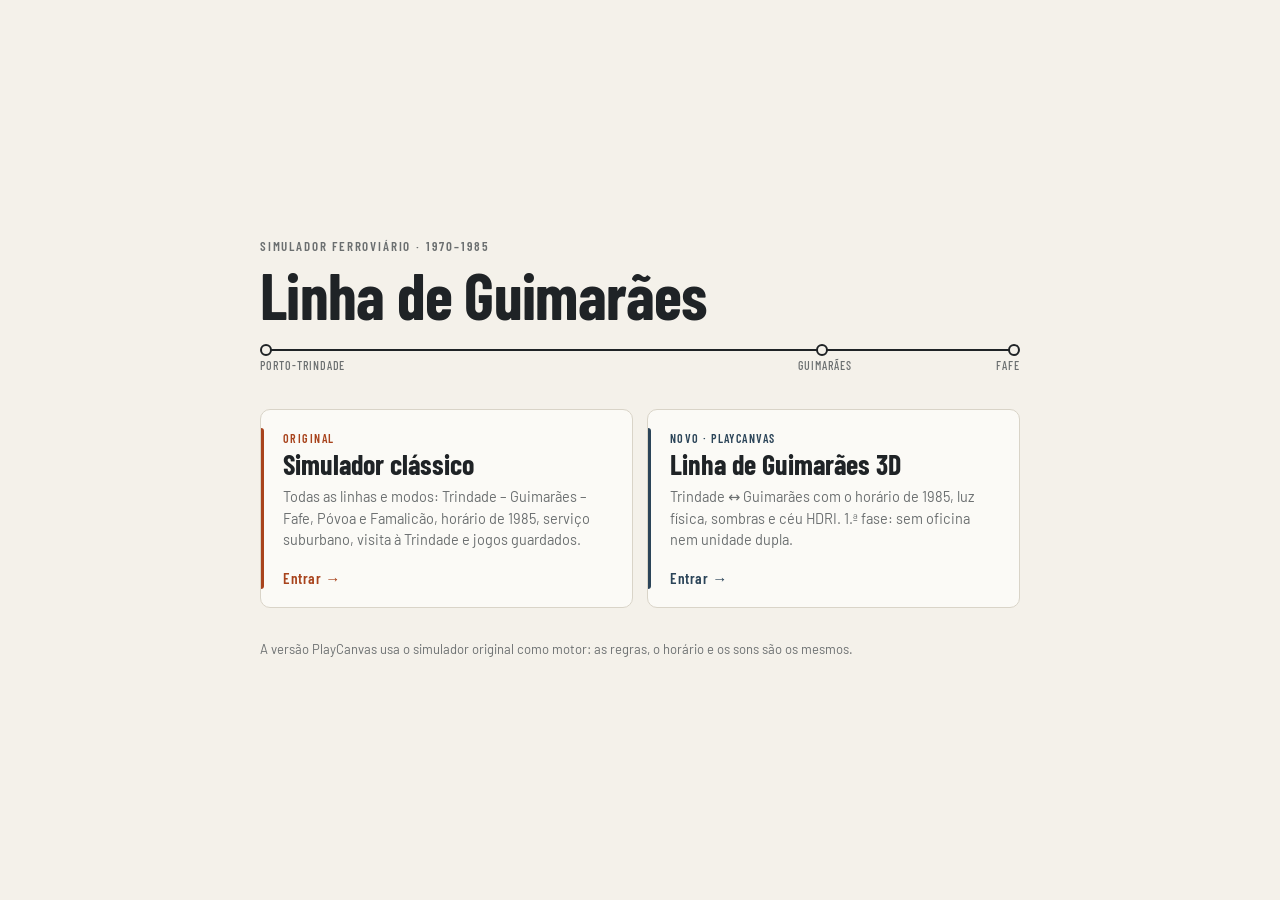
<file: index.html>
<!doctype html>
<html lang="pt-PT">
<head>
<meta charset="utf-8">
<meta name="viewport" content="width=device-width, initial-scale=1, viewport-fit=cover">
<title>Linha de Guimarães</title>
<meta name="description" content="Simulador da Linha de Guimarães (Porto-Trindade – Guimarães – Fafe): escolher o simulador original ou a versão PlayCanvas">
<link rel="preconnect" href="https://fonts.googleapis.com">
<link rel="preconnect" href="https://fonts.gstatic.com" crossorigin>
<link href="https://fonts.googleapis.com/css2?family=Barlow+Condensed:wght@500;600;700&family=Barlow:wght@400;500&display=swap" rel="stylesheet">
<style>
:root{
  --bg:#f4f1ea; --ink:#1f2326; --dim:#6b6f70; --line:#d9d4c8; --card:#fbfaf6;
  --accent:#a8431c; --accent-2:#2b4458;
}
@media (prefers-color-scheme: dark){
  :root:not([data-theme="light"]){ --bg:#1b1e20; --ink:#e8eaea; --dim:#959b9e; --line:#33383b; --card:#222629; --accent:#d9733f; --accent-2:#7aa3c4; }
}
:root[data-theme="dark"]{ --bg:#1b1e20; --ink:#e8eaea; --dim:#959b9e; --line:#33383b; --card:#222629; --accent:#d9733f; --accent-2:#7aa3c4; }
*,*::before,*::after{box-sizing:border-box}
html,body{height:100%}
body{margin:0;background:var(--bg);color:var(--ink);font:400 16px/1.5 Barlow,system-ui,sans-serif;
  display:flex;align-items:center;justify-content:center;
  padding:max(24px,env(safe-area-inset-top)) 16px max(24px,env(safe-area-inset-bottom))}
main{width:100%;max-width:760px}
.kicker{font:600 13px/1 'Barlow Condensed',sans-serif;letter-spacing:.14em;text-transform:uppercase;color:var(--dim);margin:0 0 10px}
h1{font:700 clamp(40px,8vw,64px)/1 'Barlow Condensed',sans-serif;margin:0;letter-spacing:-.01em}
.route{margin:22px 0 36px;color:var(--dim)}
.rail{position:relative;height:2px;background:var(--ink);margin:0 6px}
.rail i{position:absolute;top:50%;width:12px;height:12px;margin:-6px 0 0 -6px;border:2px solid var(--ink);border-radius:50%;background:var(--bg)}
.stops{position:relative;height:16px;margin-top:6px;font:500 12px/16px 'Barlow Condensed',sans-serif;letter-spacing:.08em;text-transform:uppercase}
.stops span{position:absolute;white-space:nowrap}
.choices{display:grid;grid-template-columns:1fr 1fr;gap:14px}
@media (max-width:600px){.choices{grid-template-columns:1fr}}
a.choice{display:flex;flex-direction:column;gap:6px;padding:22px 22px 20px;border:1px solid var(--line);border-radius:10px;
  background:var(--card);color:inherit;text-decoration:none;position:relative;transition:border-color .15s,transform .15s}
a.choice::before{content:"";position:absolute;left:0;top:18px;bottom:18px;width:3px;border-radius:0 3px 3px 0;background:var(--c)}
a.choice:hover,a.choice:focus-visible{border-color:var(--c);transform:translateY(-1px);outline:none}
.choice .tag{font:600 12px/1 'Barlow Condensed',sans-serif;letter-spacing:.12em;text-transform:uppercase;color:var(--c)}
.choice b{font:700 28px/1.05 'Barlow Condensed',sans-serif}
.choice p{margin:0;color:var(--dim);font-size:14.5px}
.choice .go{margin-top:auto;padding-top:12px;font:600 15px 'Barlow Condensed',sans-serif;letter-spacing:.04em;color:var(--c)}
.choice.off{opacity:.55;pointer-events:none}
#note{display:none;margin:4px 0 0;font-size:13px;color:var(--dim)}
footer{margin-top:32px;font-size:13px;color:var(--dim)}
@media (prefers-reduced-motion:reduce){a.choice{transition:none}a.choice:hover{transform:none}}
</style>
</head>
<body>
<main>
  <p class="kicker">Simulador ferroviário · 1970–1985</p>
  <h1>Linha de Guimarães</h1>

  <div class="route" aria-hidden="true">
    <div class="rail"><i style="left:0"></i><i style="left:74.3%"></i><i style="left:100%"></i></div>
    <div class="stops"><span style="left:0">Porto-Trindade</span><span style="left:74.3%;transform:translateX(-50%)">Guimarães</span><span style="right:0">Fafe</span></div>
  </div>

  <div class="choices">
    <a class="choice" href="simulador.html" style="--c:var(--accent)">
      <span class="tag">Original</span>
      <b>Simulador clássico</b>
      <p>Todas as linhas e modos: Trindade – Guimarães – Fafe, Póvoa e Famalicão, horário de 1985, serviço suburbano, visita à Trindade e jogos guardados.</p>
      <span class="go">Entrar →</span>
    </a>
    <a class="choice" id="pc" href="playcanvas/" style="--c:var(--accent-2)">
      <span class="tag">Novo · PlayCanvas</span>
      <b>Linha de Guimarães 3D</b>
      <p>Trindade ↔ Guimarães com o horário de 1985, luz física, sombras e céu HDRI. 1.ª fase: sem oficina nem unidade dupla.</p>
      <span class="go">Entrar →</span>
      <span id="note">Abriu a página como ficheiro. Na primeira vez, faça duplo clique em <code>Iniciar-Linha-Guimaraes.cmd</code> (fica registado no Windows); depois, este botão arranca o jogo sozinho.</span>
    </a>
  </div>

  <footer>A versão PlayCanvas usa o simulador original como motor: as regras, o horário e os sons são os mesmos.</footer>
</main>
<script>
// o PlayCanvas precisa de HTTP (módulos ES, fetch e o iframe do simulador): por file:// o botão usa o endereço comboios://
if (location.protocol === 'file:') {
  // por ficheiro, o botão pede ao Windows o endereço comboios://, que corre o lançador
  var pc = document.getElementById('pc');
  pc.setAttribute('href', 'comboios://iniciar');
  document.getElementById('note').style.display = 'block';
}
</script>
</body>
</html>
</file>
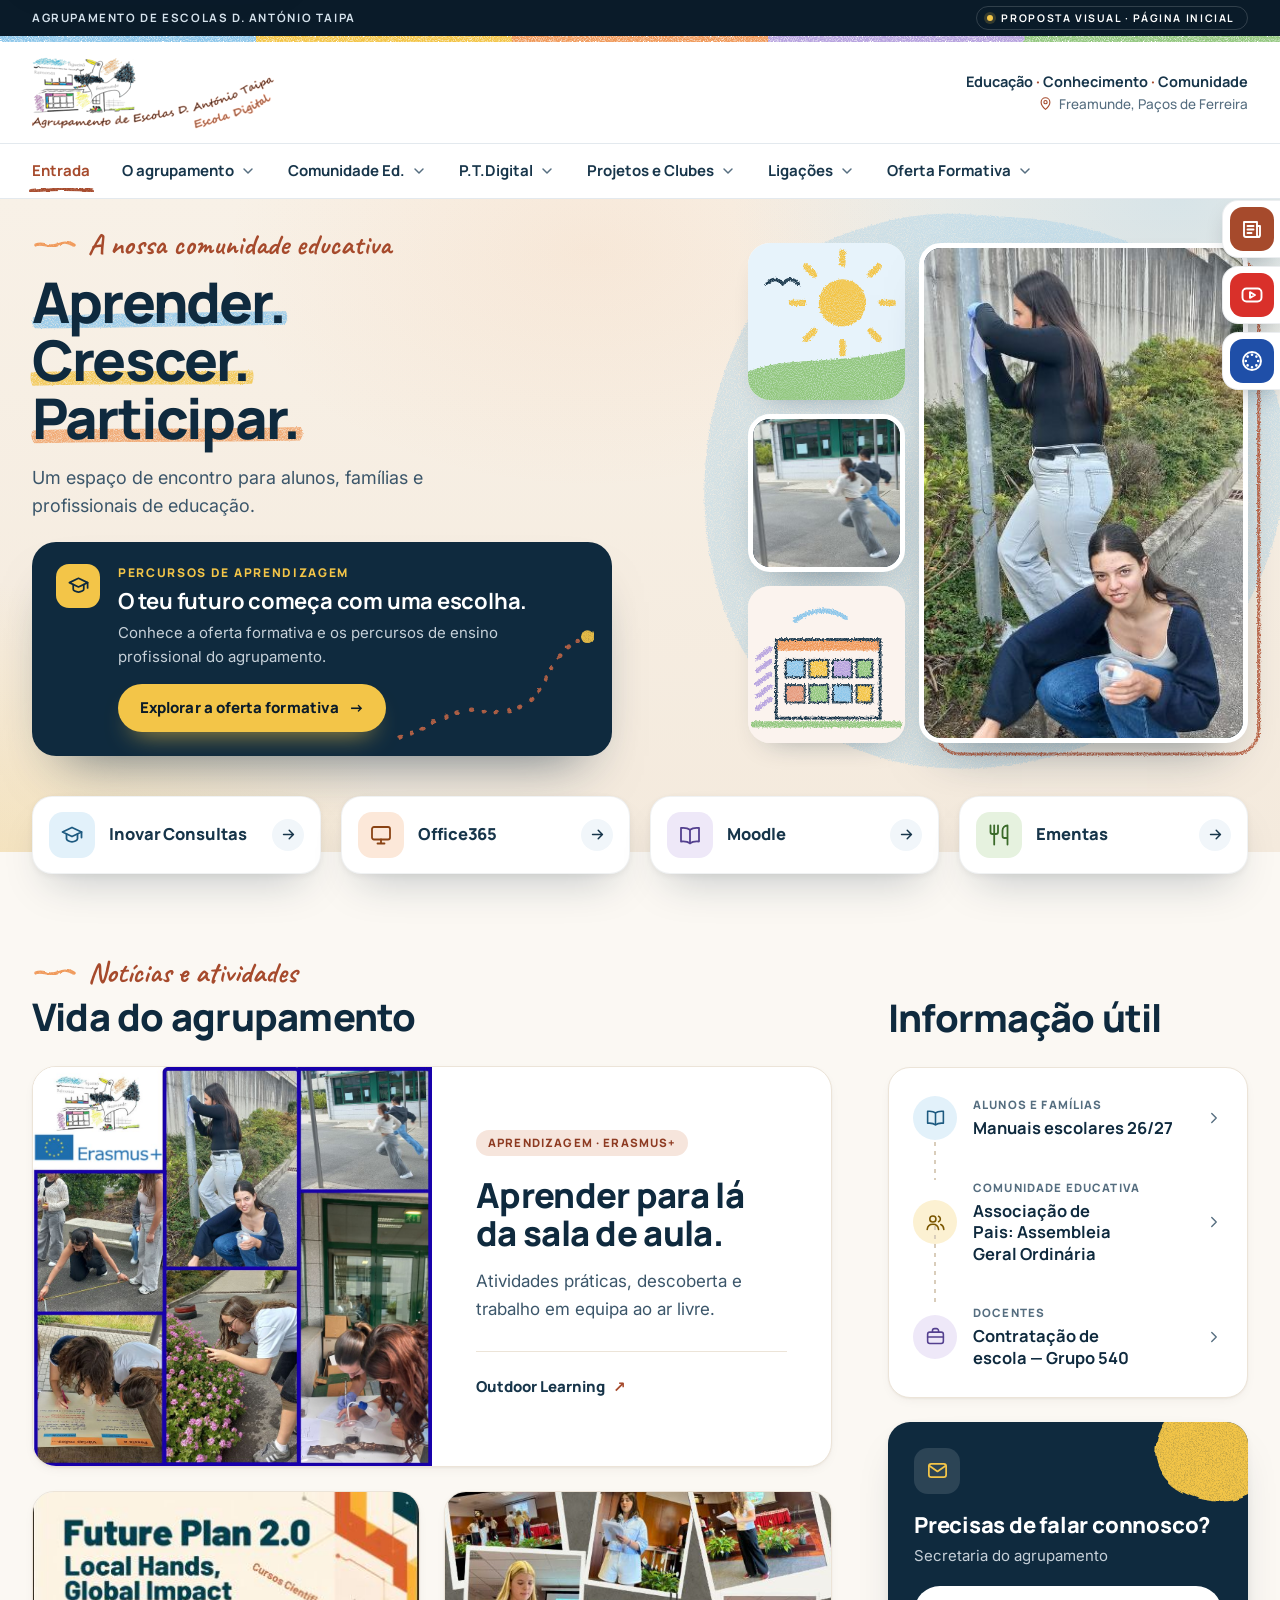
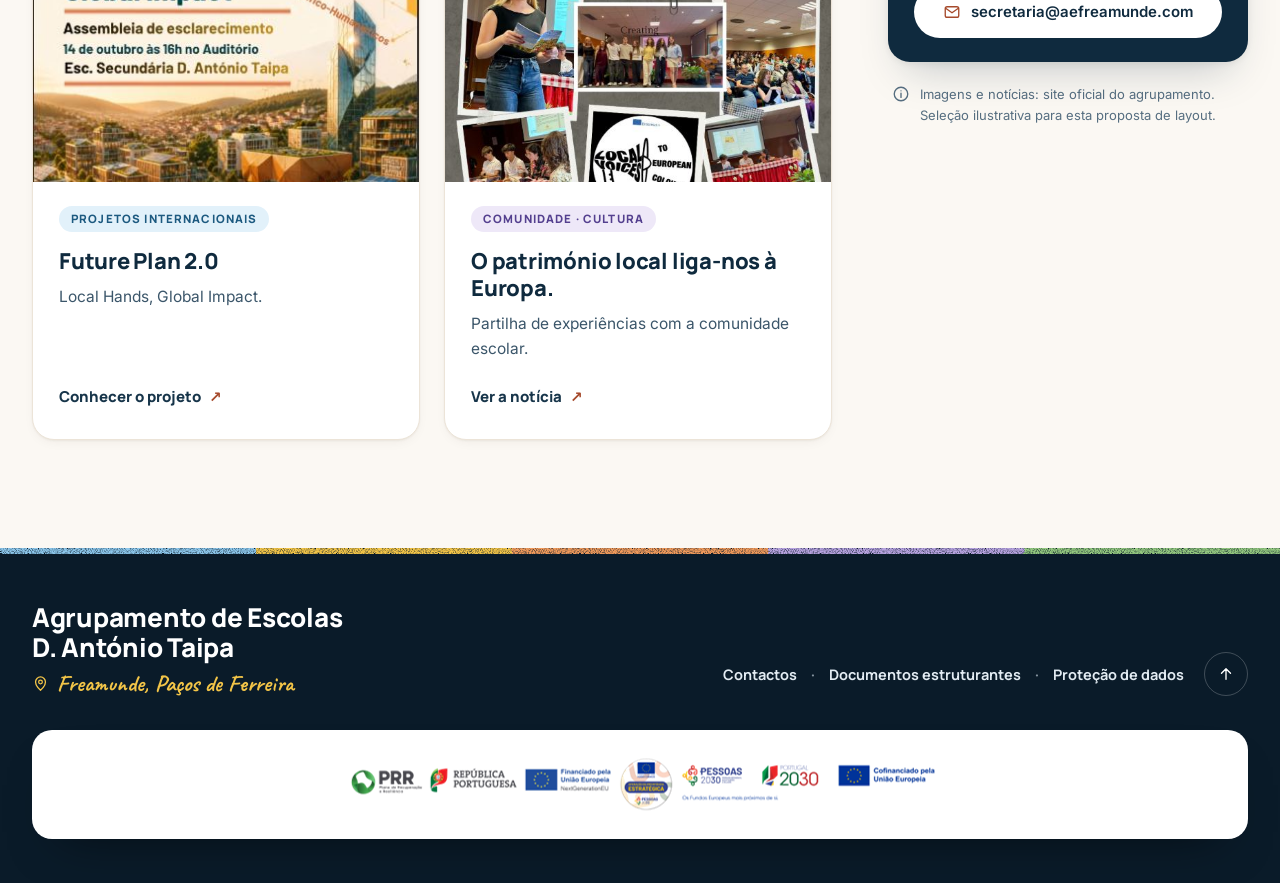
<file: site-aedat/backoffice/index.html>
<!doctype html>
<html lang="pt-PT">
<head>
<meta charset="utf-8">
<meta name="viewport" content="width=device-width, initial-scale=1">
<title>Agrupamento de Escolas D. António Taipa</title>
<meta name="description" content="Agrupamento de Escolas D. António Taipa — Freamunde, Paços de Ferreira. Proposta visual da página inicial.">
<meta name="color-scheme" content="light">
<meta name="theme-color" content="#0F2A3E">
<link rel="preconnect" href="https://fonts.googleapis.com">
<link rel="preconnect" href="https://fonts.gstatic.com" crossorigin>
<link rel="stylesheet" href="https://fonts.googleapis.com/css2?family=Inter:wght@400;500;600&family=Manrope:wght@500;600;700;800&family=Caveat:wght@600;700&display=swap">
<style>
:root{
  color-scheme:light;
  --navy-950:#0A1B29;--navy-900:#0F2A3E;--navy-800:#17354A;--navy-700:#24506D;--navy-600:#346785;
  --navy-200:#C6D6E3;--navy-100:#E2EBF2;--navy-50:#F1F6FA;
  --terra-700:#8E3B22;--terra-600:#A64A2C;--terra-500:#BC6446;--terra-100:#F6E5DC;--terra-50:#FBF3EE;
  --sky:#8CC6EA;--sky-100:#E2F1FA;--sky-ink:#1D5A80;
  --sun:#F3C548;--sun-100:#FCF1D2;--sun-ink:#7A5600;
  --lilac:#B7A3DF;--lilac-100:#EEE8F8;--lilac-ink:#54408F;
  --green:#93C77F;--green-100:#E6F2DF;--green-ink:#3B6B2A;
  --orange:#F09A5B;--orange-100:#FCE8D9;--orange-ink:#8A4313;
  --paper:#FBF8F3;--sand:#F6EDE1;--white:#FFFFFF;--line:#ECE4D8;--line-cool:#E3E9EE;
  --ink:#17354A;--ink-2:#3B566A;--ink-3:#566E80;
  --on-dark:#E8F0F6;--on-dark-2:rgba(232,240,246,.84);
  --shadow-1:0 1px 2px rgba(60,40,20,.05),0 4px 14px -6px rgba(60,40,20,.10);
  --shadow-2:0 2px 6px rgba(40,36,30,.06),0 22px 44px -18px rgba(15,42,62,.26);
  --container:1240px;--gutter:32px;
  --font-head:"Manrope",ui-sans-serif,system-ui,-apple-system,"Segoe UI",Roboto,Arial,sans-serif;
  --font-body:"Inter",ui-sans-serif,system-ui,-apple-system,"Segoe UI",Roboto,Arial,sans-serif;
  --font-hand:"Caveat","Segoe Print","Bradley Hand","Comic Neue",cursive;
  --ease:cubic-bezier(.2,.7,.2,1);
}
*,*::before,*::after{box-sizing:border-box}
html{-webkit-text-size-adjust:100%;scroll-padding-top:150px}
html.menu-lock{overflow:hidden}
body{margin:0;background:var(--paper);color:var(--ink);font-family:var(--font-body);font-size:16px;line-height:1.6;-webkit-font-smoothing:antialiased;-moz-osx-font-smoothing:grayscale}
img{display:block;max-width:100%;height:auto}
a{color:inherit}
h1,h2,h3,p{margin:0}
ul,ol{margin:0;padding:0;list-style:none}
button{font:inherit;color:inherit;background:none;border:0;padding:0;margin:0;cursor:pointer;text-align:inherit}
.ic{width:20px;height:20px;flex:none;fill:none;stroke:currentColor;stroke-width:1.8;stroke-linecap:round;stroke-linejoin:round}
.sr-only{position:absolute!important;width:1px;height:1px;padding:0;margin:-1px;overflow:hidden;clip:rect(0 0 0 0);white-space:nowrap;border:0}
:focus-visible{outline:3px solid var(--navy-700);outline-offset:3px;border-radius:8px}
.on-dark :focus-visible{outline-color:var(--sun)}
.container{width:100%;max-width:calc(var(--container) + 2*var(--gutter));margin-inline:auto;padding-inline:var(--gutter)}
main{display:block}
main:focus{outline:none}

/* ---------- skip link ---------- */
.skip{position:absolute;left:16px;top:-80px;z-index:100;padding:12px 18px;border-radius:12px;background:var(--navy-900);color:#fff;font-weight:600;text-decoration:none;box-shadow:var(--shadow-2);transition:top .2s}
.skip:focus{top:12px;outline-color:var(--sun)}

/* ---------- crayon strip (paleta do logótipo) ---------- */
.crayon-strip{display:block;height:6px;line-height:0;background:#fff}
.crayon-strip svg{display:block;width:100%;height:6px}

/* ---------- top bar ---------- */
.topbar{background:var(--navy-950);color:#D5E2EC;font-family:var(--font-head);font-weight:700;font-size:11.5px;letter-spacing:.14em}
.topbar__in{display:flex;align-items:center;justify-content:space-between;gap:16px;min-height:36px}
.topbar__tag{display:inline-flex;align-items:center;gap:8px;white-space:nowrap;padding:3px 12px 3px 10px;border:1px solid rgba(255,255,255,.16);border-radius:999px;color:#fff;font-size:10.5px}
.topbar__tag::before{content:"";width:6px;height:6px;border-radius:50%;background:var(--sun);box-shadow:0 0 0 3px rgba(243,197,72,.18)}

/* ---------- header ---------- */
.site-header{position:sticky;top:0;z-index:50;background:#fff;box-shadow:0 1px 0 var(--line-cool);transition:box-shadow .3s ease}
.site-header.is-compact{box-shadow:0 1px 0 var(--line-cool),0 14px 32px -20px rgba(10,27,41,.35)}
.brand-row{display:flex;align-items:center;gap:24px;padding-block:14px;transition:padding .3s var(--ease)}
.is-compact .brand-row{padding-block:7px}
.brand{display:block;flex:none;border-radius:6px}
.brand img{width:244px;height:auto;transition:width .3s var(--ease)}
.is-compact .brand img{width:204px}
.brand__tag{margin-left:auto;display:flex;flex-direction:column;align-items:flex-end;gap:3px;font-family:var(--font-head);line-height:1.35;text-align:right}
.brand__motto{font-weight:700;font-size:14.5px;color:var(--navy-800)}
.brand__motto .sep{color:var(--terra-600)}
.brand__place{display:flex;align-items:center;gap:6px;white-space:nowrap;font-weight:500;font-size:13.5px;color:var(--ink-3)}
.brand__place .ic{width:15px;height:15px;color:var(--terra-600)}
.menu-toggle{display:none}

/* ---------- main navigation (desktop) ---------- */
.main-nav{position:relative;border-top:1px solid var(--line-cool)}
.nav-list{display:flex;align-items:stretch;margin-left:-16px}
.nav-link{position:relative;display:flex;align-items:center;gap:6px;height:54px;padding:0 16px;font-family:var(--font-head);font-weight:700;font-size:15px;line-height:1.2;color:var(--ink);text-decoration:none;white-space:nowrap;transition:color .2s,background-color .2s,height .3s var(--ease)}
.is-compact .nav-link{height:48px}
.nav-link::after{content:"";position:absolute;left:16px;right:16px;bottom:-1px;height:3px;border-radius:3px 3px 0 0;background:var(--navy-200);transform:scaleX(0);transition:transform .25s var(--ease),background-color .2s}
.nav-link:hover{color:var(--navy-900)}
.nav-link:hover::after{transform:scaleX(1)}
.nav-link[aria-current="page"]{color:var(--terra-600)}
.nav-link[aria-current="page"]::after{display:none}
.nav-mark{position:absolute;left:12px;right:12px;bottom:4px;width:calc(100% - 24px);height:8px;overflow:visible;pointer-events:none}
.nav-link[aria-expanded="true"]{color:var(--navy-900);background:var(--navy-50)}
.nav-link[aria-expanded="true"]::after{transform:scaleX(1);background:var(--navy-800)}
.nav-link:focus-visible{outline-offset:-3px}
.nav-chev{display:grid;place-items:center;color:var(--ink-3);transition:transform .25s var(--ease)}
.nav-chev .ic{width:16px;height:16px;stroke-width:2.2}
.nav-link[aria-expanded="true"] .nav-chev{transform:rotate(180deg);color:var(--navy-800)}

/* mega panel — cada secção tem a sua cor de lápis */
.mega{--t-c:var(--sky);--t-bg:var(--sky-100);--t-ink:var(--sky-ink)}
.mega[data-tone="sun"]{--t-c:var(--sun);--t-bg:var(--sun-100);--t-ink:var(--sun-ink)}
.mega[data-tone="lilac"]{--t-c:var(--lilac);--t-bg:var(--lilac-100);--t-ink:var(--lilac-ink)}
.mega[data-tone="green"]{--t-c:var(--green);--t-bg:var(--green-100);--t-ink:var(--green-ink)}
.mega[data-tone="orange"]{--t-c:var(--orange);--t-bg:var(--orange-100);--t-ink:var(--orange-ink)}
.mega[data-tone="terra"]{--t-c:#E59A7C;--t-bg:var(--terra-100);--t-ink:var(--terra-700)}
.mega{display:none;position:absolute;left:0;right:0;top:100%;z-index:2;background:#fff;border-top:1px solid var(--line-cool);box-shadow:0 34px 60px -30px rgba(10,27,41,.45);max-height:calc(100vh - var(--hdr-bottom,210px));overflow-y:auto;overscroll-behavior:contain}
.is-open>.mega{display:block;animation:megaIn .24s var(--ease) both}
@keyframes megaIn{from{opacity:0;transform:translateY(-8px)}to{opacity:1;transform:none}}
.mega__in{display:grid;grid-template-columns:272px minmax(0,1fr);gap:40px;padding-block:28px 32px}
.mega__intro{position:relative;overflow:hidden;isolation:isolate;display:flex;flex-direction:column;justify-content:space-between;gap:28px;min-height:168px;padding:24px 26px;border-radius:20px;background:var(--navy-900);color:#fff}
.mega__blob{position:absolute;right:-36px;top:-40px;z-index:-1;width:150px;height:150px;color:var(--t-c);opacity:.95}
.mega__icon{display:grid;place-items:center;width:46px;height:46px;border-radius:14px;background:rgba(255,255,255,.12);color:#fff}
.mega__icon .ic{width:24px;height:24px}
.mega__title{font-family:var(--font-head);font-weight:800;font-size:25px;line-height:1.15;letter-spacing:-.01em;max-width:12ch}
.mega__scribble{display:block;width:88px;height:12px;margin-top:8px;color:var(--t-c)}
.mega__list{display:grid;grid-template-columns:repeat(3,minmax(0,1fr));gap:4px 16px;align-content:start}
.mega--two .mega__list{grid-template-columns:repeat(2,minmax(0,1fr))}
.mega__link{display:flex;align-items:center;gap:14px;min-height:64px;padding:10px 14px 10px 10px;border-radius:14px;font-weight:600;font-size:15px;line-height:1.35;color:var(--ink);text-decoration:none;transition:background-color .2s,color .2s}
.mega__ico{display:grid;place-items:center;flex:none;width:42px;height:42px;border-radius:12px;background:var(--t-bg);color:var(--t-ink);transition:background-color .2s,color .2s}
.mega__go{margin-left:auto;width:16px;height:16px;color:var(--terra-600);opacity:0;transform:translateX(-6px);transition:opacity .2s,transform .25s var(--ease)}
.mega__link:hover,.mega__link:focus-visible{background:var(--paper);color:var(--navy-900)}
.mega__link:hover .mega__ico,.mega__link:focus-visible .mega__ico{background:var(--terra-600);color:#fff}
.mega__link:hover .mega__go,.mega__link:focus-visible .mega__go{opacity:1;transform:none}
.mega__link:focus-visible{outline-offset:-3px}
@media (min-width:1000px){
  /* as linhas da lista ocupam toda a altura do cartão de introdução (sem faixas vazias) */
  .mega__list{align-content:stretch}
  .mega__list>li{display:flex}
  .mega__list>li>.mega__link{flex:1}
  /* Comunidade Ed. (3 entradas): mosaico de três cartões */
  .mega--tiles .mega__list{grid-template-columns:repeat(3,minmax(0,1fr));gap:16px}
  .mega--tiles .mega__link{display:grid;grid-template-columns:minmax(0,1fr) auto;grid-template-rows:1fr auto;align-items:end;gap:16px 12px;padding:20px 20px 18px;border:1px solid var(--line-cool);border-radius:18px;font-size:16.5px}
  .mega--tiles .mega__ico{grid-column:1;grid-row:1;align-self:start;width:48px;height:48px;border-radius:14px}
  .mega--tiles .mega__link>span:nth-child(2){grid-column:1;grid-row:2}
  .mega--tiles .mega__go{grid-column:2;grid-row:2;margin:0 0 3px;opacity:.6;transform:none}
  .mega--tiles .mega__link:hover,.mega--tiles .mega__link:focus-visible{border-color:transparent}
  /* Projetos e Clubes (7 entradas): 2 colunas (4/3) */
  .mega--four .mega__list{grid-template-columns:repeat(2,minmax(0,1fr))}
}
@media (min-width:1200px){
  .mega--four .mega__list{grid-template-columns:repeat(4,minmax(0,1fr))}
  .mega--four .mega__go{display:none}
}

.scrim{position:fixed;left:0;right:0;bottom:0;top:var(--hdr-bottom,0px);z-index:40;background:rgba(10,27,41,.42);opacity:0;visibility:hidden;transition:opacity .25s,visibility .25s}
.scrim.is-on{opacity:1;visibility:visible}

/* ---------- hero ---------- */
.hero{position:relative;isolation:isolate;overflow:hidden;background:var(--sand);padding:32px 0 96px}
.hero__bg{position:absolute;inset:0;z-index:-1;pointer-events:none;background:
  radial-gradient(720px 460px at 92% 0%,rgba(140,198,234,.30),transparent 62%),
  radial-gradient(620px 420px at 0% 100%,rgba(243,197,72,.20),transparent 64%),
  radial-gradient(520px 340px at 46% 8%,rgba(240,154,91,.10),transparent 70%),
  linear-gradient(180deg,#F8F1E7 0%,#F4EADD 100%)}
.hero__grid{display:grid;grid-template-columns:minmax(0,1.1fr) minmax(0,.9fr);grid-template-areas:"copy art" "path art";column-gap:64px;row-gap:22px;align-items:center}
.hero__copy{grid-area:copy;align-self:end}
.hero__art{grid-area:art}
.pathway{grid-area:path;align-self:start}
.hand{display:flex;align-items:center;gap:12px;font-family:var(--font-hand);font-weight:700;font-size:29px;line-height:1.05;letter-spacing:0;color:var(--terra-600)}
.hand svg{flex:none;width:44px;height:14px;color:var(--orange)}
.hero__title{position:relative;z-index:0;margin-top:14px;font-family:var(--font-head);font-weight:800;font-size:clamp(44px,3.6vw + 10px,62px);line-height:1;letter-spacing:-.032em;color:var(--navy-900)}
.hero__title .w{position:relative;display:block;width:fit-content;padding-right:.03em}
.hero__title .w + .w{margin-top:.03em}
.hero__title .w svg{position:absolute;z-index:-1;left:-.07em;bottom:.02em;width:calc(100% + .15em);height:.42em;overflow:visible}
.hero__intro{margin-top:18px;max-width:36ch;font-size:18px;line-height:1.55;color:var(--ink-2)}

/* percurso: cartão navy (âncora de alto contraste) */
.pathway{position:relative;isolation:isolate;overflow:hidden;display:grid;grid-template-columns:44px minmax(0,1fr);column-gap:18px;max-width:580px;padding:22px 28px 24px 24px;border-radius:24px;background:var(--navy-900);color:#fff;box-shadow:0 30px 56px -30px rgba(15,42,62,.65)}
.pathway__trail{position:absolute;z-index:-1;right:18px;bottom:14px;width:200px;height:118px;opacity:.95}
.pathway__icon{display:grid;place-items:center;width:44px;height:44px;border-radius:13px;background:var(--sun);color:var(--navy-900)}
.pathway__icon .ic{width:23px;height:23px}
.pathway__eyebrow{font-family:var(--font-head);font-weight:800;font-size:12px;line-height:18px;letter-spacing:.14em;text-transform:uppercase;color:var(--sun)}
.pathway__title{margin-top:6px;font-family:var(--font-head);font-weight:700;font-size:22px;line-height:1.25;letter-spacing:-.01em;color:#fff}
.pathway__text{margin-top:6px;max-width:46ch;font-size:15px;line-height:1.55;color:var(--on-dark-2)}
.btn{display:inline-flex;align-items:center;gap:10px;height:48px;padding:0 22px;border-radius:999px;font-family:var(--font-head);font-weight:800;font-size:15px;letter-spacing:.005em;text-decoration:none;transition:background-color .2s,transform .2s var(--ease),box-shadow .2s}
.btn--sun{margin-top:16px;background:var(--sun);color:var(--navy-950);box-shadow:0 14px 26px -14px rgba(243,197,72,.8)}
.btn--sun:hover{background:#F8D46A;transform:translateY(-2px)}
.btn .arr{display:inline-block;transition:transform .25s var(--ease)}
.btn:hover .arr{transform:translateX(4px)}

/* mosaico: fotografias + desenhos a lápis de cera inspirados no logótipo */
.hero__art{position:relative;justify-self:end;width:100%;max-width:500px}
.art-blob{position:absolute;z-index:0;left:-12%;top:-9%;width:122%;height:118%;color:var(--sky);pointer-events:none}
.mosaic{position:relative;z-index:1;display:grid;grid-template-columns:repeat(3,minmax(0,1fr));grid-template-rows:repeat(3,minmax(0,1fr));gap:14px;aspect-ratio:1/1}
.tile{position:relative;overflow:hidden;border-radius:22px}
.tile--a{grid-column:2/4;grid-row:1/4}
.tile--b{grid-column:1;grid-row:2}
.tile--g1{grid-column:1;grid-row:1}
.tile--g2{grid-column:1;grid-row:3}
.art-outline{grid-column:2/4;grid-row:1/4;z-index:-1;width:100%;height:100%;transform:translate(14px,14px);color:var(--terra-500);overflow:visible}
.tile--photo{background:var(--navy-800);box-shadow:0 26px 50px -26px rgba(15,42,62,.55);border:5px solid #fff}
/* a colagem é declarada uma só vez (CSS) para as duas molduras: menos peso depois de embutida */
.tile__img{position:absolute;left:50%;top:50%;width:calc(var(--z)*100%);aspect-ratio:1/1;background:url(assets/noticia-outdoor-learning.jpg) 0 0/100% 100% no-repeat;transform:translate(calc(var(--cx)*-1%),calc(var(--cy)*-1%))}
.tile--a .tile__img{--z:3.25;--cx:49.72;--cy:25.46}
.tile--b .tile__img{--z:3.6;--cx:83.8;--cy:15.74}
.tile--draw{background:#fff;box-shadow:0 14px 30px -20px rgba(15,42,62,.45)}
.tile svg{display:block;width:100%;height:100%}
.tile--g2{background:#FBF3EE}

/* ---------- quick access ---------- */
.quick{position:relative;z-index:3;margin-top:-56px}
.quick__grid{display:grid;grid-template-columns:repeat(4,minmax(0,1fr));gap:20px}
.qcard{position:relative;overflow:hidden;isolation:isolate;display:flex;align-items:center;gap:14px;height:100%;padding:15px 16px 15px 16px;background:#fff;border:1px solid rgba(15,42,62,.06);border-radius:20px;box-shadow:var(--shadow-2);color:var(--ink);text-decoration:none;transition:transform .3s var(--ease),box-shadow .3s}
.qcard:hover{transform:translateY(-4px);box-shadow:0 2px 6px rgba(15,42,62,.06),0 32px 54px -22px rgba(15,42,62,.38)}
.qcard__icon{display:grid;place-items:center;flex:none;width:46px;height:46px;border-radius:14px}
.qcard__icon .ic{width:24px;height:24px}
.tone-sky{background:var(--sky-100);color:var(--sky-ink)}
.tone-orange{background:var(--orange-100);color:var(--orange-ink)}
.tone-lilac{background:var(--lilac-100);color:var(--lilac-ink)}
.tone-green{background:var(--green-100);color:var(--green-ink)}
.tone-sun{background:var(--sun-100);color:var(--sun-ink)}
.tone-terra{background:var(--terra-100);color:var(--terra-700)}
.qcard__label{font-family:var(--font-head);font-weight:800;font-size:16.5px;line-height:1.25;letter-spacing:-.005em;white-space:nowrap}
.qcard__arrow{display:grid;place-items:center;flex:none;margin-left:auto;width:32px;height:32px;border-radius:50%;background:var(--navy-50);color:var(--navy-800);transition:background-color .25s,color .25s,transform .25s var(--ease)}
.qcard__arrow .ic{width:17px;height:17px;stroke-width:2.1}
.qcard:hover .qcard__arrow{background:var(--terra-600);color:#fff;transform:translateX(3px)}

/* ---------- content ---------- */
.content{display:grid;grid-template-columns:minmax(0,1fr) 360px;gap:56px;padding-block:84px 108px}
.section-head{margin-bottom:28px}
.section-title{margin-top:8px;font-family:var(--font-head);font-weight:800;font-size:clamp(28px,3vw,38px);line-height:1.1;letter-spacing:-.02em;color:var(--navy-900)}
.section-head--aside{padding-top:31px}
.tag{display:inline-flex;align-items:center;align-self:flex-start;gap:6px;padding:5px 12px;border-radius:999px;font-family:var(--font-head);font-weight:800;font-size:11.5px;line-height:1.4;letter-spacing:.1em;text-transform:uppercase}
.link-arrow{position:relative;display:inline-flex;align-items:center;align-self:flex-start;gap:8px;padding-bottom:4px;font-family:var(--font-head);font-weight:800;font-size:15px;color:var(--navy-800);text-decoration:none;background:linear-gradient(var(--terra-500),var(--terra-500)) 0 100%/0 2px no-repeat;transition:background-size .35s var(--ease)}
.link-arrow .ext{display:inline-block;color:var(--terra-600);transition:transform .25s var(--ease)}
.card-link::after{content:"";position:absolute;inset:0;z-index:1;border-radius:inherit}
.card-link:focus-visible{outline:none}
.feature:has(.card-link:focus-visible),.card:has(.card-link:focus-visible),.notice:has(.card-link:focus-visible){outline:3px solid var(--navy-700);outline-offset:3px}
.feature:hover .link-arrow,.card:hover .link-arrow{background-size:100% 2px}
.feature:hover .ext,.card:hover .ext{transform:translate(2px,-2px)}

.feature{position:relative;display:grid;grid-template-columns:minmax(0,1fr) minmax(0,1fr);background:#fff;border:1px solid var(--line);border-radius:24px;overflow:hidden;box-shadow:var(--shadow-1);transition:box-shadow .3s,transform .3s var(--ease)}
.feature:hover{box-shadow:var(--shadow-2);transform:translateY(-3px)}
.feature__media{position:relative;overflow:hidden;background:#fff}
.feature__media::before{content:"";display:block;padding-top:100%}
.feature__media img{position:absolute;inset:0;width:100%;height:100%;object-fit:contain;transition:transform .7s var(--ease)}
.feature:hover .feature__media img{transform:scale(1.03)}
.feature__body{position:relative;display:flex;flex-direction:column;justify-content:center;padding:40px 44px 40px}
.feature__title{margin-top:20px;font-family:var(--font-head);font-weight:800;font-size:clamp(28px,2.7vw,38px);line-height:1.1;letter-spacing:-.02em;color:var(--navy-900)}
.feature__text{margin-top:16px;margin-bottom:28px;font-size:17px;line-height:1.6;color:var(--ink-2)}
.feature__foot{padding-top:22px;border-top:1px solid var(--line)}

.news-grid{display:grid;grid-template-columns:repeat(2,minmax(0,1fr));gap:24px;margin-top:24px}
.card{position:relative;display:flex;flex-direction:column;background:#fff;border:1px solid var(--line);border-radius:22px;overflow:hidden;box-shadow:var(--shadow-1);transition:box-shadow .3s,transform .3s var(--ease)}
.card:hover{box-shadow:var(--shadow-2);transform:translateY(-4px)}
.card__media{aspect-ratio:4/3;overflow:hidden;background:#E8EEF3}
.card__media img{width:100%;height:100%;object-fit:cover;transition:transform .7s var(--ease)}
.card__media--top img{object-position:50% 0;transform-origin:50% 0}
.card:hover .card__media img{transform:scale(1.04)}
.card__body{display:flex;flex-direction:column;flex:1;padding:24px 26px 26px}
.card__title{margin-top:16px;font-family:var(--font-head);font-weight:800;font-size:22px;line-height:1.24;letter-spacing:-.01em;color:var(--navy-900)}
.card__text{margin-top:10px;font-size:15.5px;line-height:1.6;color:var(--ink-2)}
.card__foot{margin-top:auto;padding-top:22px}

/* aside */
.aside{min-width:0;align-self:start}
@media (min-width:1000px){.aside.is-sticky{position:sticky;top:148px}}
.notices{padding:8px;background:#fff;border:1px solid var(--line);border-radius:22px;box-shadow:var(--shadow-1)}
.timeline>li{position:relative}
.timeline>li:not(:last-child)::after{content:"";position:absolute;left:37px;top:66px;bottom:-20px;width:2px;background:repeating-linear-gradient(180deg,#D9CDBB 0 4px,transparent 4px 9px)}
.notice{position:relative;display:grid;grid-template-columns:44px minmax(0,1fr) 18px;align-items:center;gap:16px;padding:20px 16px;border-radius:16px;transition:background-color .2s}
.notice:hover{background:var(--paper)}
.notice__icon{position:relative;z-index:0;display:grid;place-items:center;width:44px;height:44px;border-radius:50%;box-shadow:0 0 0 5px #fff}
.notice:hover .notice__icon{box-shadow:0 0 0 5px var(--paper)}
.notice__icon .ic{width:21px;height:21px}
.notice__cat{font-family:var(--font-head);font-weight:800;font-size:11.5px;line-height:1.4;letter-spacing:.1em;color:var(--ink-3)}
.notice__title{margin-top:4px;font-family:var(--font-head);font-weight:700;font-size:16.5px;line-height:1.32;color:var(--navy-900);text-wrap:pretty;text-wrap:balance}
.nw{white-space:nowrap}
.notice__title a{text-decoration:none}
.notice__go{width:18px;height:18px;color:var(--ink-3);transition:transform .25s var(--ease),color .2s}
.notice:hover .notice__go{color:var(--terra-600);transform:translateX(3px)}

.contact{position:relative;isolation:isolate;overflow:hidden;margin-top:24px;padding:26px 26px 24px;border-radius:22px;background:var(--navy-900);color:#fff;box-shadow:var(--shadow-2)}
.contact__blob{position:absolute;z-index:-1;top:-44px;right:-40px;width:140px;height:130px;color:var(--sun)}
.contact__icon{display:grid;place-items:center;width:46px;height:46px;border-radius:14px;background:rgba(255,255,255,.12);color:var(--sun)}
.contact__icon .ic{width:23px;height:23px}
.contact__title{margin-top:18px;font-family:var(--font-head);font-weight:800;font-size:22px;line-height:1.22;letter-spacing:-.01em}
.contact__sub{margin-top:6px;font-size:15px;color:var(--on-dark-2)}
.contact__mail{display:flex;align-items:center;justify-content:center;gap:10px;margin-top:18px;padding:14px 16px;border-radius:999px;background:#fff;color:var(--navy-900);font-weight:600;font-size:15px;white-space:nowrap;text-decoration:none;transition:background-color .2s,transform .2s var(--ease)}
.contact__mail .ic{width:18px;height:18px;color:var(--terra-600)}
.contact__mail:hover{background:var(--sun);transform:translateY(-1px)}
.contact__mail:hover .ic{color:var(--navy-900)}
.source-note{display:flex;gap:10px;margin-top:22px;padding:0 4px;font-size:13px;line-height:1.55;color:var(--ink-3)}
.source-note .ic{width:18px;height:18px;margin-top:1px;color:var(--ink-3)}

/* ---------- footer ---------- */
.site-footer{position:relative;isolation:isolate;overflow:hidden;background:var(--navy-950);color:#D5E2EC}
.site-footer .crayon-strip{background:transparent}
.footer__top{display:flex;align-items:flex-end;justify-content:space-between;gap:24px 40px;flex-wrap:wrap;padding-block:48px 34px}
.footer__name{font-family:var(--font-head);font-weight:800;font-size:26px;line-height:1.18;letter-spacing:-.01em;color:#fff}
.footer__place{display:flex;align-items:center;gap:8px;margin-top:8px;font-family:var(--font-hand);font-weight:700;font-size:23px;line-height:1.1;color:var(--sun)}
.footer__place .ic{width:17px;height:17px}
.footer__right{display:flex;align-items:center;gap:18px}
.footer__links{display:flex;flex-wrap:wrap;align-items:center;gap:4px 12px;font-family:var(--font-head);font-weight:700;font-size:14.5px}
.footer__links a{display:inline-block;padding:8px 2px;color:#E3ECF3;text-decoration:none;background:linear-gradient(var(--sun),var(--sun)) 0 calc(100% - 4px)/0 2px no-repeat;transition:background-size .3s var(--ease),color .2s}
.footer__links a:hover{color:#fff;background-size:100% 2px}
.footer__sep{color:rgba(213,226,236,.6)}
.to-top{display:grid;place-items:center;flex:none;width:44px;height:44px;border-radius:50%;border:1px solid rgba(255,255,255,.22);color:#fff;text-decoration:none;transition:background-color .2s,color .2s}
.to-top:hover{background:var(--sun);color:var(--navy-950)}
.to-top .ic{width:18px;height:18px;transform:rotate(-90deg)}
.footer__partners{display:flex;justify-content:center;margin-bottom:44px;padding:28px 24px;background:#FFFFFF;border-radius:20px;box-shadow:0 24px 50px -30px rgba(0,0,0,.6)}
.footer__partners img{width:620px;max-width:100%;height:auto}

/* ---------- responsive ---------- */
@media (max-width:1199px){
  .nav-list{margin-left:-11px}
  .nav-link{padding:0 11px;font-size:14.5px;gap:4px}
  .nav-link::after{left:11px;right:11px}
  .nav-mark{left:8px;width:calc(100% - 16px)}
  .content{grid-template-columns:minmax(0,1fr) 340px;gap:40px}
  .contact{padding:24px 22px 22px}
  .contact__mail{padding:13px 12px;font-size:14px;gap:8px}
  .hero__grid{column-gap:44px}
  .pathway__trail{display:none}
  .mega__in{grid-template-columns:232px minmax(0,1fr);gap:28px}
  /* destaque compacto: o texto cabe na altura da fotografia quadrada (colagem nunca cortada) */
  .feature__body{padding:24px 24px 22px}
  .feature__title{margin-top:14px;font-size:25px}
  .feature__text{margin-top:10px;margin-bottom:16px;font-size:15.5px;line-height:1.5}
  .feature__foot{padding-top:14px}
    .qcard{flex-direction:column;align-items:flex-start;padding:16px 16px 16px}
  .qcard__arrow{position:absolute;top:16px;right:14px}
}
@media (max-width:999px){
  .menu-toggle{display:inline-flex;align-items:center;justify-content:center;gap:10px;min-width:116px;margin-left:auto;height:46px;padding:0 18px 0 14px;border-radius:999px;background:var(--navy-900);color:#fff;font-family:var(--font-head);font-weight:800;font-size:15px;transition:background-color .2s}
  .menu-toggle:hover{background:var(--navy-700)}
  .menu-toggle .ic{width:22px;height:22px;stroke-width:2.1}
  .menu-toggle .i-close{display:none}
  .nav-open .menu-toggle .i-open{display:none}
  .nav-open .menu-toggle .i-close{display:block}
  .brand__tag{margin-left:0;align-items:flex-start;text-align:left;padding-left:22px;border-left:1px solid var(--line-cool)}
  .main-nav{display:none;position:fixed;left:0;right:0;top:var(--hdr-bottom,140px);bottom:0;z-index:49;overflow-y:auto;overscroll-behavior:contain;background:#fff;border-top:1px solid var(--line-cool)}
  .nav-open .main-nav{display:block;animation:drawerIn .26s var(--ease) both}
  @keyframes drawerIn{from{opacity:0;transform:translateY(-10px)}to{opacity:1;transform:none}}
  .nav-list{flex-direction:column;margin:0;padding-block:8px 40px}
  .nav-item{border-bottom:1px solid var(--line-cool)}
  .nav-link,.is-compact .nav-link{width:100%;height:auto;min-height:62px;padding:14px 2px;font-size:17px;justify-content:space-between;white-space:normal}
  .nav-mark{left:0;bottom:10px;width:84px}
  .nav-link:hover::after{transform:scaleX(0)}
  .nav-link::after{left:calc(-1*var(--gutter));right:auto;top:14px;bottom:14px;width:4px;height:auto;border-radius:0 4px 4px 0;transform:scaleX(0)}
  .nav-link[aria-expanded="true"]{background:transparent}
  .nav-link[aria-expanded="true"]::after{transform:none;background:var(--terra-600)}
  .nav-chev{width:34px;height:34px;border-radius:50%;background:var(--navy-50)}
  .nav-link[aria-expanded="true"] .nav-chev{background:var(--navy-900);color:#fff}
  .mega{position:static;display:none;max-height:none;overflow:visible;border:0;box-shadow:none;background:transparent}
  .is-open>.mega{animation:none}
  .mega__in{display:block;padding:0 0 16px}
  .mega__intro{display:none}
  .mega__list,.mega--two .mega__list{grid-template-columns:repeat(2,minmax(0,1fr));gap:2px 12px}
  .mega__link{min-height:54px;padding:8px 10px 8px 6px;font-size:15.5px;border-bottom:1px solid var(--terra-100);border-radius:12px 12px 0 0}
  .mega__ico{width:36px;height:36px;border-radius:10px}
  .mega__ico .ic{width:18px;height:18px}
  .mega__go{opacity:.75;transform:none;width:17px;height:17px}
  .scrim{z-index:45}
  .content{grid-template-columns:minmax(0,1fr);gap:64px}
  .aside{position:static}
  .aside{display:grid;grid-template-columns:minmax(0,1.15fr) minmax(0,1fr);column-gap:24px;align-items:start}
  .aside .section-head{grid-column:1/-1;padding-top:0}
  .aside .contact{margin-top:0}
  .aside .source-note{grid-column:2}
  .feature__body{padding:36px 34px 32px}
  .feature__title{margin-top:18px;font-size:clamp(26px,3.6vw,34px)}
  .feature__text{margin-top:14px;margin-bottom:24px;font-size:16.5px;line-height:1.6}
  .feature__foot{padding-top:20px}
  }
@media (max-width:899px){
  .hero{padding:36px 0 104px}
  .hero__grid{grid-template-columns:minmax(0,1.05fr) minmax(0,.95fr);grid-template-areas:"copy art" "path path";column-gap:32px;row-gap:34px}
  .hero__copy{align-self:center}
  .hero .hand{font-size:25px;gap:10px}
  .hero .hand svg{width:32px}
  .pathway{max-width:none}
  .pathway__trail{display:block}
  .hero__art{max-width:340px}
  .quick{margin-top:-56px}
  .quick__grid{gap:14px}
}
@media (max-width:759px){
  .quick__grid{grid-template-columns:repeat(2,minmax(0,1fr));gap:12px}
}
/* a partir de 779px: logótipo + botão Menu numa linha, lema e localidade por baixo */
@media (max-width:779px){
  .brand-row{display:grid;grid-template-columns:auto minmax(0,1fr);grid-template-areas:"logo toggle" "tag tag";align-items:center;column-gap:12px;row-gap:10px;padding-block:12px}
  .brand{grid-area:logo}
  .menu-toggle{grid-area:toggle;justify-self:end}
  .brand__tag{grid-area:tag;flex-direction:row;flex-wrap:wrap;align-items:center;column-gap:12px;row-gap:2px;padding:10px 0 0;border-left:0;border-top:1px solid var(--line-cool)}
  .brand__motto{font-size:13px}
  .brand__place{font-size:12.5px}
  .is-compact .brand__tag{display:none}
}
@media (max-width:699px){
  .topbar__in{flex-direction:column;justify-content:center;gap:6px;padding-block:9px;text-align:center}
  .topbar{font-size:10.5px;letter-spacing:.11em}
  .topbar__tag{font-size:9.5px}
}
@media (max-width:719px){
  .hero__grid{grid-template-columns:minmax(0,1fr);grid-template-areas:"copy" "art" "path";row-gap:28px}
  .hero__art{justify-self:stretch;max-width:none}
  .art-blob{left:-6%;top:-18%;width:112%;height:136%}
  .mosaic{grid-template-columns:minmax(0,1fr) minmax(0,1.5fr) minmax(0,1fr);grid-template-rows:minmax(0,1fr);aspect-ratio:auto;height:150px;gap:10px}
  .tile--g1{grid-column:1;grid-row:1}
  .tile--a{grid-column:2;grid-row:1}
  .tile--g2{grid-column:3;grid-row:1}
  .tile--b{display:none}
  .art-outline{grid-column:2;grid-row:1;transform:translate(8px,8px)}
  .tile--a .tile__img{--z:4;--cx:52.3;--cy:36.1}
  .feature{grid-template-columns:minmax(0,1fr)}
  .feature__body{padding:28px 24px 26px}
  .feature__foot{padding-top:20px}
  .feature__text{margin-bottom:24px}
  .aside{display:block}
  .aside .contact{margin-top:24px}
}
@media (max-width:640px){
  :root{--gutter:20px}
  .brand img{width:196px}
  .is-compact .brand img{width:170px}
  .mega__list,.mega--two .mega__list{grid-template-columns:minmax(0,1fr)}
  .hero{padding:30px 0 96px}
  .hand{font-size:26px}
  .hand svg{width:34px}
  .hero__title{font-size:clamp(44px,12.4vw,58px);margin-top:12px}
  .hero__intro{font-size:17px;margin-top:16px}
  .tile{border-radius:16px}
  .tile--photo{border-width:4px}
  .pathway{grid-template-columns:minmax(0,1fr);padding:20px 20px 22px;border-radius:20px}
  .pathway__icon{display:none}
  .pathway__trail{display:none}
  .pathway__title{font-size:21px;margin-top:8px}
  .btn{width:100%;justify-content:center}
  .quick{margin-top:-52px}
  .qcard{gap:12px;padding:16px 14px;border-radius:18px}
  .qcard__label{font-size:15.5px}
  .qcard__arrow{top:14px;right:12px;width:30px;height:30px}
  .content{padding-block:60px 72px;gap:56px}
  .section-head{margin-bottom:22px}
  .news-grid{grid-template-columns:minmax(0,1fr);gap:20px;margin-top:20px}
  .card__body{padding:22px 20px 22px}
  .notice{padding:18px 12px;gap:14px}
  .timeline>li:not(:last-child)::after{left:33px;top:62px}
  .contact{padding:24px 22px}
  .footer__top{flex-direction:column;align-items:flex-start;padding-block:36px 26px}
  .footer__name{font-size:23px}
  .footer__right{width:100%;align-items:flex-end;justify-content:space-between}
  .footer__partners{padding:18px 14px;border-radius:16px;margin-bottom:32px}
  .footer__links{flex-direction:column;align-items:flex-start;gap:0}
  .footer__sep{display:none}
}
@media (max-width:379px){
  .brand img{width:158px}
  .is-compact .brand img{width:150px}
  .menu-toggle{padding:0 14px 0 12px;gap:8px}
  .qcard__label{white-space:normal}
  .contact__mail{font-size:13.5px;gap:6px;padding-inline:14px}
  .btn{height:auto;min-height:48px;padding:10px 18px;line-height:1.3;text-align:center}
  .hand{font-size:23px}
  .hand svg{width:26px}
}
@media (max-width:359px){
  .contact__mail .ic{display:none}
}
@media (prefers-reduced-motion:reduce){
  *,*::before,*::after{animation-duration:.01ms!important;animation-iteration-count:1!important;transition-duration:.01ms!important;scroll-behavior:auto!important}
}
</style>
<style>
/* ---------- Os nossos canais: barra fixa na lateral direita ---------- */
.canais{position:fixed;right:0;top:200px;z-index:30;margin:0}
.canais__grid{list-style:none;margin:0;padding:0;display:flex;flex-direction:column;align-items:flex-end;gap:8px}
.canal{--w:58px;position:relative;display:flex;align-items:center;gap:12px;width:var(--w);height:58px;padding:0 0 0 7px;overflow:hidden;white-space:nowrap;background:#fff;border:1px solid rgba(15,42,62,.08);border-right:0;border-radius:16px 0 0 16px;box-shadow:0 10px 26px -12px rgba(10,27,41,.45);color:var(--ink);text-decoration:none;transition:width .35s var(--ease),box-shadow .3s}
.canal:hover,.canal:focus-visible{--w:300px;box-shadow:0 18px 40px -16px rgba(10,27,41,.55)}
.canal:focus-visible{outline:3px solid var(--navy-700);outline-offset:-3px}
.canal__icon{display:grid;place-items:center;flex:none;width:44px;height:44px;border-radius:13px;background:var(--canal,var(--terra-600))!important;color:#fff!important}
.canal__icon .ic{width:24px;height:24px;stroke-width:1.9}
.canal__txt{display:flex;flex-direction:column;gap:1px;min-width:0;padding-right:16px;opacity:0;transition:opacity .2s}
.canal:hover .canal__txt,.canal:focus-visible .canal__txt{opacity:1;transition-delay:.12s}
.canal__name{font-family:var(--font-head);font-weight:800;font-size:15.5px;line-height:1.2;color:var(--navy-900)}
.canal__desc{font-size:12.5px;line-height:1.35;color:var(--ink-3);white-space:normal}
.canal__go{display:none}
.canal[data-cor=terra]{--canal:#A64A2C}.canal[data-cor=red]{--canal:#D9302A}.canal[data-cor=blue]{--canal:#1F4FA8}.canal[data-cor=sky]{--canal:#2E86C1}.canal[data-cor=green]{--canal:#3A8A4F}.canal[data-cor=lilac]{--canal:#7357B8}
.menu-lock .canais{display:none}
@media (max-width:759px){.canais{top:auto;bottom:18px}.canal{--w:50px;height:50px;padding-left:6px;border-radius:14px 0 0 14px}.canal__icon{width:38px;height:38px;border-radius:11px}.canal__icon .ic{width:21px;height:21px}}
@media (hover:none){.canal:hover{--w:var(--w0,50px)}}
@media (prefers-reduced-motion:reduce){.canal,.canal__txt{transition:none}}
/* notícias em formato revista: manchete, até 4 destaques e "Mais notícias" */
.news-meta{display:flex;align-items:center;flex-wrap:wrap;gap:8px 12px}
.news-meta .tag{margin:0}
.news-date{font-size:13px;font-weight:600;color:var(--ink-3);letter-spacing:.01em}
.news-grid--quatro .card__title{font-size:19px}
.news-grid--quatro .card__media{aspect-ratio:16/10}
.news-grid--quatro .card__body{padding:20px 22px 22px}
.news-grid--quatro .card__text{font-size:15px}
.news-more{margin-top:28px;padding:22px 26px 10px;background:#fff;border:1px solid var(--line);border-radius:20px;box-shadow:var(--shadow-1)}
.news-more__title{margin:0 0 6px;font-family:var(--font-head);font-weight:800;font-size:20px;color:var(--navy-900)}
.news-more__list{list-style:none;margin:0;padding:0}
.news-more__list li{display:grid;gap:6px;padding:14px 0;border-top:1px solid var(--line)}
.news-more__list li:first-child{border-top:0}
.news-more__t{font-family:var(--font-head);font-weight:700;font-size:16.5px;line-height:1.35;color:var(--navy-900)}
.news-more__link{text-decoration:none;color:inherit}
.news-more__link:hover .news-more__t{color:var(--terra-600);text-decoration:underline;text-underline-offset:3px}
@media (min-width:1000px){.news-more__list{display:grid;grid-template-columns:1fr 1fr;column-gap:28px}.news-more__list li:nth-child(2){border-top:0}}
/* painel "Em vídeo" (Taipa360) */
.vpanel{position:fixed;right:74px;top:190px;z-index:31;width:min(360px,calc(100vw - 96px));max-height:calc(100vh - 24px);overflow:auto;background:#fff;border-top:5px solid var(--canal,#D9302A);border-radius:6px 6px 18px 18px;box-shadow:0 30px 60px -20px rgba(10,27,41,.55),0 0 0 1px rgba(15,42,62,.06);padding:16px 16px 18px;animation:vpIn .22s var(--ease) both}
@keyframes vpIn{from{opacity:0;transform:translateX(12px)}to{opacity:1;transform:none}}
.vpanel__close{position:absolute;right:10px;top:10px;display:grid;place-items:center;width:32px;height:32px;border:0;border-radius:50%;background:var(--navy-50);color:var(--navy-800);cursor:pointer}
.vpanel__close .ic{width:16px;height:16px;stroke-width:2.2}
.vpanel__close:hover{background:var(--canal,#D9302A);color:#fff}
.vpanel__eyebrow{margin:0 40px 12px 0;font-family:var(--font-head);font-weight:800;font-size:12.5px;letter-spacing:.12em;text-transform:uppercase;color:var(--canal,#D9302A)}
.vpanel__head{display:flex;align-items:center;gap:14px;margin-bottom:14px}
.vpanel__yt{display:grid;place-items:center;flex:none;width:56px;height:42px;border-radius:12px;background:var(--canal,#D9302A);color:var(--canal,#D9302A)}
.vpanel__yt svg{width:56px;height:42px}
.vpanel__yt svg path:first-child{fill:var(--canal,#D9302A)}
.vpanel__name{margin:0;font-family:var(--font-head);font-weight:800;font-size:24px;line-height:1.05;letter-spacing:-.01em;text-transform:uppercase;color:#111}
.vpanel__desc{margin:3px 0 0;font-size:13.5px;color:var(--ink-2)}
.vpanel__frame{position:relative;aspect-ratio:16/9;background:#000;border-radius:10px;overflow:hidden}
.vpanel{max-height:var(--vp-livre,calc(100vh - 24px))}
.vpanel--short .vpanel__frame{aspect-ratio:9/16;height:min(560px,calc(var(--vp-livre,100vh) - 200px));width:auto;max-width:100%;margin:0 auto}
.vpanel__frame iframe{position:absolute;inset:0;width:100%;height:100%;border:0}
.vpanel__open{position:absolute;inset:0;display:grid;place-items:center;color:#fff;text-decoration:none;background:#000}.vpanel__open img{position:absolute;inset:0;width:100%;height:100%;object-fit:cover;opacity:.85}.vpanel__open .yt__play{position:relative;width:68px;height:48px}.vpanel__openlbl{position:absolute;left:0;right:0;bottom:14px;text-align:center;font-family:var(--font-head);font-weight:800;font-size:14px;text-shadow:0 1px 6px rgba(0,0,0,.8)}
.vpanel__watch{display:flex;align-items:center;justify-content:center;gap:6px;margin-top:8px;font-size:12.5px;color:var(--ink-3);text-decoration:underline;text-underline-offset:3px}.vpanel__watch .ic{width:13px;height:13px}
.vpanel__mini{position:absolute;right:48px;top:10px;display:grid;place-items:center;width:32px;height:32px;border:0;border-radius:50%;background:var(--navy-50);color:var(--navy-800);cursor:pointer}.vpanel__mini .ic{width:17px;height:17px;stroke-width:2}.vpanel__mini:hover{background:var(--canal,#D9302A);color:#fff}
.vpanel__bar{display:none}
.vpanel--mini{top:auto!important;right:84px;bottom:20px;width:360px;max-height:none;padding:0;overflow:hidden;border-top-width:0;border-radius:14px;box-shadow:0 24px 50px -16px rgba(10,27,41,.6),0 0 0 1px rgba(15,42,62,.1);animation:vpMini .22s var(--ease) both}
@keyframes vpMini{from{opacity:.4;transform:translateY(16px) scale(.96)}to{opacity:1;transform:none}}
.vpanel--mini .vpanel__eyebrow,.vpanel--mini .vpanel__head,.vpanel--mini .vpanel__watch,.vpanel--mini .vpanel__more,.vpanel--mini .vpanel__close,.vpanel--mini .vpanel__mini{display:none}
.vpanel--mini .vpanel__bar{display:flex;align-items:center;gap:6px;padding:7px 8px 7px 14px;background:var(--canal,#D9302A);color:#fff}
.vpanel__barname{flex:1;min-width:0;font-family:var(--font-head);font-weight:800;font-size:13.5px;letter-spacing:.04em;text-transform:uppercase;white-space:nowrap;overflow:hidden;text-overflow:ellipsis}
.vpanel__bar button{display:grid;place-items:center;width:30px;height:30px;border:0;border-radius:50%;background:rgba(255,255,255,.16);color:#fff;cursor:pointer}.vpanel__bar button:hover{background:rgba(255,255,255,.3)}.vpanel__bar .ic{width:15px;height:15px;stroke-width:2.2}
.vpanel--mini .vpanel__frame{border-radius:0}
.vpanel--mini.vpanel--short{width:210px}.vpanel--mini.vpanel--short .vpanel__frame{height:auto;width:100%}
@media (max-width:759px){.vpanel.vpanel--mini{left:12px;right:auto;bottom:12px;width:min(68vw,300px);max-height:none}.vpanel.vpanel--mini.vpanel--short{width:150px}}
.vpanel__more{display:flex;align-items:center;justify-content:center;gap:8px;margin-top:14px;min-height:44px;border-radius:999px;background:var(--canal,#D9302A);color:#fff;font-family:var(--font-head);font-weight:800;font-size:14.5px;text-decoration:none}
.vpanel__more .ic{width:16px;height:16px}
.vpanel__more:hover{filter:brightness(.92)}
@media (max-width:759px){.vpanel{left:12px;right:12px;top:auto!important;bottom:12px;width:auto;max-height:calc(100vh - 90px)}.vpanel--short .vpanel__frame{height:min(520px,calc(var(--vp-livre,100vh) - 210px))}}
@media (prefers-reduced-motion:reduce){.vpanel{animation:none}}
@media print{.canais,.vpanel{display:none}}
</style>
</head>
<body>
<svg width="0" height="0" style="position:absolute" aria-hidden="true" focusable="false">
  <defs>
    <!-- textura "lápis de cera" partilhada por todos os traços decorativos (eco do desenho do logótipo) -->
    <filter id="crayon" x="-10%" y="-30%" width="120%" height="160%" color-interpolation-filters="sRGB">
      <feTurbulence type="fractalNoise" baseFrequency=".8" numOctaves="2" seed="4" result="n"/>
      <feDisplacementMap in="SourceGraphic" in2="n" scale="3.2" xChannelSelector="R" yChannelSelector="G" result="d"/>
      <feTurbulence type="fractalNoise" baseFrequency="1.3" numOctaves="1" seed="11" result="g"/>
      <feColorMatrix in="g" type="matrix" values="0 0 0 0 0  0 0 0 0 0  0 0 0 0 0  0 0 0 -1.9 1.8" result="ga"/>
      <feComposite in="d" in2="ga" operator="in"/>
    </filter>
    <filter id="crayon-soft" x="-10%" y="-10%" width="120%" height="120%" color-interpolation-filters="sRGB">
      <feTurbulence type="fractalNoise" baseFrequency=".9" numOctaves="2" seed="7" result="n"/>
      <feDisplacementMap in="SourceGraphic" in2="n" scale="2.4" xChannelSelector="R" yChannelSelector="G" result="d"/>
      <feTurbulence type="fractalNoise" baseFrequency="1.6" numOctaves="1" seed="3" result="g"/>
      <feColorMatrix in="g" type="matrix" values="0 0 0 0 0  0 0 0 0 0  0 0 0 0 0  0 0 0 -1.4 1.6" result="ga"/>
      <feComposite in="d" in2="ga" operator="in"/>
    </filter>
    <!-- variante para manchas grandes e traços finos: bordo irregular, grão discreto -->
    <filter id="crayon-fill" x="-10%" y="-10%" width="120%" height="120%" color-interpolation-filters="sRGB">
      <feTurbulence type="fractalNoise" baseFrequency=".05" numOctaves="2" seed="9" result="w"/>
      <feDisplacementMap in="SourceGraphic" in2="w" scale="7" xChannelSelector="R" yChannelSelector="G" result="d0"/>
      <feTurbulence type="fractalNoise" baseFrequency=".9" numOctaves="2" seed="5" result="n"/>
      <feDisplacementMap in="d0" in2="n" scale="1.6" xChannelSelector="R" yChannelSelector="G" result="d"/>
      <feTurbulence type="fractalNoise" baseFrequency="1.2" numOctaves="1" seed="2" result="g"/>
      <feColorMatrix in="g" type="matrix" values="0 0 0 0 0  0 0 0 0 0  0 0 0 0 0  0 0 0 -.62 1.27" result="ga"/>
      <feComposite in="d" in2="ga" operator="in"/>
    </filter>
  </defs>
  <symbol id="blob" viewBox="0 0 150 150"><path d="M80 8c34 2 62 26 64 60s-22 70-58 74S10 124 8 88 46 6 80 8z" fill="currentColor"/></symbol>
  <symbol id="squiggle" viewBox="0 0 46 14"><path d="M2 7 C 10 3, 18 11, 26 7 S 38 3, 44 7" fill="none" stroke="currentColor" stroke-width="3.4" stroke-linecap="round"/></symbol>
  <symbol id="i-cap" viewBox="0 0 24 24"><path d="M2.5 9 12 4.5 21.5 9 12 13.5z"/><path d="M6.5 11v4.8c0 1.4 2.5 3 5.5 3s5.5-1.6 5.5-3V11"/><path d="M21.5 9v5.5"/></symbol>
  <symbol id="i-monitor" viewBox="0 0 24 24"><rect x="3" y="4" width="18" height="12.5" rx="2"/><path d="M8.5 20.5h7M12 16.5v4"/></symbol>
  <symbol id="i-book" viewBox="0 0 24 24"><path d="M12 6.8C10 5.2 7.2 4.6 3 5v13.5c4.2-.4 7 .2 9 1.8 2-1.6 4.8-2.2 9-1.8V5c-4.2-.4-7 .2-9 1.8z"/><path d="M12 6.8v13.5"/></symbol>
  <symbol id="i-utensils" viewBox="0 0 24 24"><path d="M3.5 2.5V9a2 2 0 0 0 2 2h3.5a2 2 0 0 0 2-2V2.5"/><path d="M7.2 2.5v19"/><path d="M20.5 15V2.5a5 5 0 0 0-5 5v5.5a2 2 0 0 0 2 2h3zm0 0v6.5"/></symbol>
  <symbol id="i-clock" viewBox="0 0 24 24"><circle cx="12" cy="12" r="9"/><path d="M12 7v5l3.2 2"/></symbol>
  <symbol id="i-school" viewBox="0 0 24 24"><path d="M3 21h18"/><path d="M5 21V10.5L12 6l7 4.5V21"/><path d="M12 6V2.8h3.2"/><path d="M10 21v-4.5h4V21"/><path d="M9 12.5h.01M15 12.5h.01"/></symbol>
  <symbol id="i-pin" viewBox="0 0 24 24"><path d="M12 21.5s-7-6-7-11.7a7 7 0 0 1 14 0c0 5.7-7 11.7-7 11.7z"/><circle cx="12" cy="9.8" r="2.6"/></symbol>
  <symbol id="i-users" viewBox="0 0 24 24"><circle cx="9" cy="8" r="3.5"/><path d="M2.5 20c.4-3.6 3.1-6 6.5-6s6.1 2.4 6.5 6"/><path d="M15.5 4.8a3.5 3.5 0 0 1 0 6.4"/><path d="M18 14.4c2 .8 3.3 2.9 3.5 5.6"/></symbol>
  <symbol id="i-org" viewBox="0 0 24 24"><rect x="9" y="3" width="6" height="5" rx="1.2"/><rect x="3" y="16" width="6" height="5" rx="1.2"/><rect x="15" y="16" width="6" height="5" rx="1.2"/><path d="M12 8v4M6 16v-2a2 2 0 0 1 2-2h8a2 2 0 0 1 2 2v2"/></symbol>
  <symbol id="i-file" viewBox="0 0 24 24"><path d="M14 3H7a2 2 0 0 0-2 2v14a2 2 0 0 0 2 2h10a2 2 0 0 0 2-2V8z"/><path d="M14 3v5h5"/><path d="M9 13h6M9 17h4"/></symbol>
  <symbol id="i-shield" viewBox="0 0 24 24"><path d="M12 3 4.5 6v5.5c0 4.6 3.1 8.4 7.5 9.5 4.4-1.1 7.5-4.9 7.5-9.5V6z"/><path d="m9 12 2.2 2.2L15.5 10"/></symbol>
  <symbol id="i-scale" viewBox="0 0 24 24"><path d="M12 3.5v17M7.5 20.5h9M4.5 7h15"/><path d="M5 7.5 2.5 13a2.6 2.6 0 0 0 5 0z"/><path d="M19 7.5 16.5 13a2.6 2.6 0 0 0 5 0z"/></symbol>
  <symbol id="i-check" viewBox="0 0 24 24"><circle cx="12" cy="12" r="9"/><path d="m8.5 12.2 2.4 2.4 4.8-5"/></symbol>
  <symbol id="i-chat" viewBox="0 0 24 24"><path d="M20.5 12a8.5 8.5 0 0 1-12.3 7.6L3.5 21l1.4-4.6A8.5 8.5 0 1 1 20.5 12z"/><path d="M8.5 12h.01M12 12h.01M15.5 12h.01"/></symbol>
  <symbol id="i-globe" viewBox="0 0 24 24"><circle cx="12" cy="12" r="9"/><path d="M3 12h18"/><path d="M12 3c2.4 2.6 3.6 5.6 3.6 9s-1.2 6.4-3.6 9c-2.4-2.6-3.6-5.6-3.6-9S9.6 5.6 12 3z"/></symbol>
  <symbol id="i-presentation" viewBox="0 0 24 24"><path d="M3 4h18"/><path d="M4.5 4v10a1.5 1.5 0 0 0 1.5 1.5h12a1.5 1.5 0 0 0 1.5-1.5V4"/><path d="M12 15.5v3M8 21l4-2.5 4 2.5"/></symbol>
  <symbol id="i-id" viewBox="0 0 24 24"><rect x="3" y="5" width="18" height="14" rx="2.5"/><circle cx="9" cy="11" r="2.2"/><path d="M5.8 16.2c.6-1.4 1.8-2.2 3.2-2.2s2.6.8 3.2 2.2"/><path d="M15 10h3.5M15 13.5h2.5"/></symbol>
  <symbol id="i-backpack" viewBox="0 0 24 24"><path d="M5.5 10a6.5 6.5 0 0 1 13 0v9a2 2 0 0 1-2 2h-9a2 2 0 0 1-2-2z"/><path d="M9 4.6V4a3 3 0 0 1 6 0v.6"/><path d="M8.5 21v-5a1 1 0 0 1 1-1h5a1 1 0 0 1 1 1v5"/><path d="M9.5 10.5h5"/></symbol>
  <symbol id="i-folder" viewBox="0 0 24 24"><path d="M3 7.5A2.5 2.5 0 0 1 5.5 5H9l2 2.5h7.5A2.5 2.5 0 0 1 21 10v7.5a2.5 2.5 0 0 1-2.5 2.5h-13A2.5 2.5 0 0 1 3 17.5z"/></symbol>
  <symbol id="i-play" viewBox="0 0 24 24"><rect x="3" y="4" width="18" height="13" rx="2"/><path d="M10.2 8.3v4.4l3.8-2.2z"/><path d="M8.5 20.5h7"/></symbol>
  <symbol id="i-package" viewBox="0 0 24 24"><path d="M12 3 20 7.5v9L12 21l-8-4.5v-9z"/><path d="m4 7.5 8 4.5 8-4.5M12 12v9"/><path d="m8 5.3 8 4.5"/></symbol>
  <symbol id="i-laptop" viewBox="0 0 24 24"><rect x="4" y="4.5" width="16" height="11" rx="1.8"/><path d="M2 19.5h20"/></symbol>
  <symbol id="i-flag" viewBox="0 0 24 24"><path d="M5 21V3.5"/><path d="M5 4.5h12.5l-2.5 4 2.5 4H5"/></symbol>
  <symbol id="i-star" viewBox="0 0 24 24"><path d="m12 3.5 2.6 5.3 5.9.9-4.3 4.1 1 5.8L12 16.9l-5.2 2.7 1-5.8-4.3-4.1 5.9-.9z"/></symbol>
  <symbol id="i-heart" viewBox="0 0 24 24"><path d="M12 20s-8-4.7-8-10.6A4.4 4.4 0 0 1 8.4 5c1.5 0 2.8.7 3.6 1.9C12.8 5.7 14.1 5 15.6 5A4.4 4.4 0 0 1 20 9.4C20 15.3 12 20 12 20z"/><path d="M7.5 11.5h2.2l1.3-2 2 4 1.3-2h2.2"/></symbol>
  <symbol id="i-award" viewBox="0 0 24 24"><circle cx="12" cy="9" r="6"/><path d="M8.5 14 7 21l5-2.6 5 2.6-1.5-7"/></symbol>
  <symbol id="i-pen" viewBox="0 0 24 24"><path d="M14 3H7a2 2 0 0 0-2 2v14a2 2 0 0 0 2 2h10a2 2 0 0 0 2-2V8z"/><path d="M14 3v5h5"/><path d="M8.5 16.5c1.2-1.6 2.2-2.1 2.6-1.1.4 1.1 1 1.4 2.2.2.8-.8 1.4-.9 2.2 0"/></symbol>
  <symbol id="i-wrench" viewBox="0 0 24 24"><path d="M14.7 6.3a1 1 0 0 0 0 1.4l1.6 1.6a1 1 0 0 0 1.4 0l3.8-3.8a6 6 0 0 1-7.9 7.9l-6.9 6.9a2.1 2.1 0 0 1-3-3l6.9-6.9a6 6 0 0 1 7.9-7.9z"/></symbol>
  <symbol id="i-grid" viewBox="0 0 24 24"><rect x="4" y="4" width="7" height="7" rx="1.5"/><rect x="13" y="4" width="7" height="7" rx="1.5"/><rect x="4" y="13" width="7" height="7" rx="1.5"/><rect x="13" y="13" width="7" height="7" rx="1.5"/></symbol>
  <symbol id="i-link" viewBox="0 0 24 24"><path d="M10 13a5 5 0 0 0 7.5.5l3-3a5 5 0 0 0-7-7l-1.7 1.7"/><path d="M14 11a5 5 0 0 0-7.5-.5l-3 3a5 5 0 0 0 7 7l1.7-1.7"/></symbol>
  <symbol id="i-external" viewBox="0 0 24 24"><path d="M14.5 3.5h6v6"/><path d="M10 14 20.5 3.5"/><path d="M18 13.5V19a2 2 0 0 1-2 2H5a2 2 0 0 1-2-2V8a2 2 0 0 1 2-2h5.5"/></symbol>
  <symbol id="i-database" viewBox="0 0 24 24"><ellipse cx="12" cy="5.5" rx="8" ry="2.8"/><path d="M4 5.5v13c0 1.5 3.6 2.8 8 2.8s8-1.3 8-2.8v-13"/><path d="M4 12c0 1.5 3.6 2.8 8 2.8s8-1.3 8-2.8"/></symbol>
  <symbol id="i-briefcase" viewBox="0 0 24 24"><rect x="3" y="7" width="18" height="13" rx="2.5"/><path d="M8.5 7V5.5A2.5 2.5 0 0 1 11 3h2a2.5 2.5 0 0 1 2.5 2.5V7"/><path d="M3 12.5h18"/></symbol>
  <symbol id="i-spark" viewBox="0 0 24 24"><path d="M12 3v4M12 17v4M3 12h4M17 12h4M5.6 5.6l2.8 2.8M15.6 15.6l2.8 2.8M5.6 18.4l2.8-2.8M15.6 8.4l2.8-2.8"/></symbol>
  <symbol id="i-cpu" viewBox="0 0 24 24"><rect x="6" y="6" width="12" height="12" rx="2"/><rect x="9.5" y="9.5" width="5" height="5" rx=".8"/><path d="M9.5 2.5V6M14.5 2.5V6M9.5 18v3.5M14.5 18v3.5M2.5 9.5H6M2.5 14.5H6M18 9.5h3.5M18 14.5h3.5"/></symbol>
  <symbol id="i-cog" viewBox="0 0 24 24"><circle cx="12" cy="12" r="3"/><circle cx="12" cy="12" r="6.5"/><path d="M12 2.5v3M12 18.5v3M2.5 12h3M18.5 12h3M5.3 5.3l2.1 2.1M16.6 16.6l2.1 2.1M5.3 18.7l2.1-2.1M16.6 7.4l2.1-2.1"/></symbol>
  <symbol id="i-bolt" viewBox="0 0 24 24"><path d="M13 2.5 4.5 13.5H12l-1 8 8.5-11H12z"/></symbol>
  <symbol id="i-mail" viewBox="0 0 24 24"><rect x="3" y="5" width="18" height="14" rx="2.5"/><path d="m3.5 7 8.5 6 8.5-6"/></symbol>
  <symbol id="i-arrow" viewBox="0 0 24 24"><path d="M5 12h14M13 6l6 6-6 6"/></symbol>
  <symbol id="i-chev" viewBox="0 0 24 24"><path d="m6 9 6 6 6-6"/></symbol>
  <symbol id="i-chev-r" viewBox="0 0 24 24"><path d="m9 6 6 6-6 6"/></symbol>
  <symbol id="i-menu" viewBox="0 0 24 24"><path d="M4 7h16M4 12h16M4 17h10"/></symbol>
  <symbol id="i-close" viewBox="0 0 24 24"><path d="M6 6l12 12M18 6 6 18"/></symbol>
  <symbol id="i-info" viewBox="0 0 24 24"><circle cx="12" cy="12" r="9"/><path d="M12 11v5.5M12 7.8v.01"/></symbol><symbol id="i-news" viewBox="0 0 24 24"><path d="M4 5h13v13a2 2 0 0 0 2 2H6a2 2 0 0 1-2-2V5Z"/><path d="M17 9h3v9a2 2 0 0 1-2 2"/><path d="M7.5 9h6M7.5 12.5h6M7.5 16h4"/></symbol><symbol id="i-youtube" viewBox="0 0 24 24"><rect x="2.5" y="5.5" width="19" height="13" rx="4"/><path d="m10 9.2 5 2.8-5 2.8V9.2Z"/></symbol><symbol id="i-eu" viewBox="0 0 24 24"><circle cx="12" cy="12" r="9"/><path d="M12 5.8v.01M12 18.2v.01M5.8 12h.01M18.2 12h.01M7.6 7.6h.01M16.4 16.4h.01M7.6 16.4h.01M16.4 7.6h.01" stroke-width="2.6"/></symbol>
</svg>

<a class="skip" href="#conteudo">Saltar para o conteúdo principal</a>

<div class="topbar on-dark" id="topo">
  <div class="container topbar__in">
    <span>AGRUPAMENTO DE ESCOLAS D. ANTÓNIO TAIPA</span>
    <span class="topbar__tag">PROPOSTA VISUAL · PÁGINA INICIAL</span>
  </div>
</div>

<header class="site-header">
  <div class="crayon-strip" aria-hidden="true">
    <svg viewBox="0 0 1000 8" preserveAspectRatio="none"><g filter="url(#crayon)"><rect x="0" y="0" width="204" height="8" fill="#8CC6EA"/><rect x="200" y="0" width="204" height="8" fill="#F3C548"/><rect x="400" y="0" width="204" height="8" fill="#F09A5B"/><rect x="600" y="0" width="204" height="8" fill="#B7A3DF"/><rect x="800" y="0" width="200" height="8" fill="#93C77F"/></g></svg>
  </div>
  <div class="container brand-row">
    <a class="brand" href="#"><img src="assets/logo-agrupamento.png" alt="Logótipo do Agrupamento de Escolas D. António Taipa" width="244" height="73"></a>
    <div class="brand__tag">
      <span class="brand__motto">Educação <span class="sep">·</span> Conhecimento <span class="sep">·</span> Comunidade</span>
      <span class="brand__place"><svg class="ic" aria-hidden="true"><use href="#i-pin"/></svg>Freamunde, Paços de Ferreira</span>
    </div>
    <button class="menu-toggle" type="button" data-menu-toggle aria-expanded="false" aria-controls="menu-principal">
      <svg class="ic i-open" aria-hidden="true"><use href="#i-menu"/></svg><svg class="ic i-close" aria-hidden="true"><use href="#i-close"/></svg><span class="menu-toggle__label">Menu</span>
    </button>
  </div>

  <nav class="main-nav" id="menu-principal" aria-label="Menu principal">
    <div class="container">
      <ul class="nav-list">
        <li class="nav-item"><a class="nav-link" href="#" aria-current="page" data-menu="Entrada">Entrada<svg class="nav-mark" viewBox="0 0 100 8" preserveAspectRatio="none" aria-hidden="true"><path d="M3 5 C 30 2.6, 70 2.4, 97 4.2" fill="none" stroke="#A64A2C" stroke-width="4" stroke-linecap="round" vector-effect="non-scaling-stroke" filter="url(#crayon-fill)"/></svg></a></li>

        <li class="nav-item">
          <button class="nav-link" type="button" data-menu="O agrupamento" aria-expanded="false" aria-controls="sub-agrupamento">O agrupamento<span class="nav-chev" aria-hidden="true"><svg class="ic"><use href="#i-chev"/></svg></span></button>
          <div class="mega" id="sub-agrupamento" data-tone="sky">
            <div class="container mega__in">
              <div class="mega__intro" aria-hidden="true"><svg class="mega__blob" viewBox="0 0 150 150"><use href="#blob" filter="url(#crayon-fill)"/></svg><span class="mega__icon"><svg class="ic"><use href="#i-school"/></svg></span><div><p class="mega__title">O agrupamento</p><svg class="mega__scribble" viewBox="0 0 46 14" preserveAspectRatio="none"><use href="#squiggle" filter="url(#crayon-fill)"/></svg></div></div>
              <ul class="mega__list">
                <li><a class="mega__link" href="#"><span class="mega__ico"><svg class="ic" aria-hidden="true"><use href="#i-clock"/></svg></span><span>História</span><svg class="ic mega__go" aria-hidden="true"><use href="#i-arrow"/></svg></a></li>
                <li><a class="mega__link" href="#"><span class="mega__ico"><svg class="ic" aria-hidden="true"><use href="#i-school"/></svg></span><span>Escolas</span><svg class="ic mega__go" aria-hidden="true"><use href="#i-arrow"/></svg></a></li>
                <li><a class="mega__link" href="#"><span class="mega__ico"><svg class="ic" aria-hidden="true"><use href="#i-pin"/></svg></span><span>Localização e contactos</span><svg class="ic mega__go" aria-hidden="true"><use href="#i-arrow"/></svg></a></li>
                <li><a class="mega__link" href="#"><span class="mega__ico"><svg class="ic" aria-hidden="true"><use href="#i-org"/></svg></span><span>Órgãos de gestão</span><svg class="ic mega__go" aria-hidden="true"><use href="#i-arrow"/></svg></a></li>
                <li><a class="mega__link" href="#"><span class="mega__ico"><svg class="ic" aria-hidden="true"><use href="#i-file"/></svg></span><span>Documentos estruturantes</span><svg class="ic mega__go" aria-hidden="true"><use href="#i-arrow"/></svg></a></li>
                <li><a class="mega__link" href="#"><span class="mega__ico"><svg class="ic" aria-hidden="true"><use href="#i-shield"/></svg></span><span>Proteção de dados</span><svg class="ic mega__go" aria-hidden="true"><use href="#i-arrow"/></svg></a></li>
                <li><a class="mega__link" href="#"><span class="mega__ico"><svg class="ic" aria-hidden="true"><use href="#i-scale"/></svg></span><span>MENAC</span><svg class="ic mega__go" aria-hidden="true"><use href="#i-arrow"/></svg></a></li>
                <li><a class="mega__link" href="#"><span class="mega__ico"><svg class="ic" aria-hidden="true"><use href="#i-check"/></svg></span><span>EQAVET</span><svg class="ic mega__go" aria-hidden="true"><use href="#i-arrow"/></svg></a></li>
                <li><a class="mega__link" href="#"><span class="mega__ico"><svg class="ic" aria-hidden="true"><use href="#i-chat"/></svg></span><span>Estratégia da Educação para a Cidadania</span><svg class="ic mega__go" aria-hidden="true"><use href="#i-arrow"/></svg></a></li>
              </ul>
            </div>
          </div>
        </li>

        <li class="nav-item">
          <button class="nav-link" type="button" data-menu="Comunidade Ed." aria-expanded="false" aria-controls="sub-comunidade">Comunidade Ed.<span class="nav-chev" aria-hidden="true"><svg class="ic"><use href="#i-chev"/></svg></span></button>
          <div class="mega mega--tiles" id="sub-comunidade" data-tone="sun">
            <div class="container mega__in">
              <div class="mega__intro" aria-hidden="true"><svg class="mega__blob" viewBox="0 0 150 150"><use href="#blob" filter="url(#crayon-fill)"/></svg><span class="mega__icon"><svg class="ic"><use href="#i-users"/></svg></span><div><p class="mega__title">Comunidade Ed.</p><svg class="mega__scribble" viewBox="0 0 46 14" preserveAspectRatio="none"><use href="#squiggle" filter="url(#crayon-fill)"/></svg></div></div>
              <ul class="mega__list">
                <li><a class="mega__link" href="#"><span class="mega__ico"><svg class="ic" aria-hidden="true"><use href="#i-presentation"/></svg></span><span>Docentes</span><svg class="ic mega__go" aria-hidden="true"><use href="#i-arrow"/></svg></a></li>
                <li><a class="mega__link" href="#"><span class="mega__ico"><svg class="ic" aria-hidden="true"><use href="#i-id"/></svg></span><span>Não docentes</span><svg class="ic mega__go" aria-hidden="true"><use href="#i-arrow"/></svg></a></li>
                <li><a class="mega__link" href="#"><span class="mega__ico"><svg class="ic" aria-hidden="true"><use href="#i-backpack"/></svg></span><span>Alunos/EE</span><svg class="ic mega__go" aria-hidden="true"><use href="#i-arrow"/></svg></a></li>
              </ul>
            </div>
          </div>
        </li>

        <li class="nav-item">
          <button class="nav-link" type="button" data-menu="P.T.Digital" aria-expanded="false" aria-controls="sub-ptdigital">P.T.Digital<span class="nav-chev" aria-hidden="true"><svg class="ic"><use href="#i-chev"/></svg></span></button>
          <div class="mega mega--two" id="sub-ptdigital" data-tone="lilac">
            <div class="container mega__in">
              <div class="mega__intro" aria-hidden="true"><svg class="mega__blob" viewBox="0 0 150 150"><use href="#blob" filter="url(#crayon-fill)"/></svg><span class="mega__icon"><svg class="ic"><use href="#i-laptop"/></svg></span><div><p class="mega__title">P.T.Digital</p><svg class="mega__scribble" viewBox="0 0 46 14" preserveAspectRatio="none"><use href="#squiggle" filter="url(#crayon-fill)"/></svg></div></div>
              <ul class="mega__list">
                <li><a class="mega__link" href="#"><span class="mega__ico"><svg class="ic" aria-hidden="true"><use href="#i-folder"/></svg></span><span>Documentação</span><svg class="ic mega__go" aria-hidden="true"><use href="#i-arrow"/></svg></a></li>
                <li><a class="mega__link" href="#"><span class="mega__ico"><svg class="ic" aria-hidden="true"><use href="#i-play"/></svg></span><span>RED - Rec. Educ. Dig.</span><svg class="ic mega__go" aria-hidden="true"><use href="#i-arrow"/></svg></a></li>
                <li><a class="mega__link" href="#"><span class="mega__ico"><svg class="ic" aria-hidden="true"><use href="#i-package"/></svg></span><span>KIT’s DIGITAIS</span><svg class="ic mega__go" aria-hidden="true"><use href="#i-arrow"/></svg></a></li>
                <li><a class="mega__link" href="#"><span class="mega__ico"><svg class="ic" aria-hidden="true"><use href="#i-laptop"/></svg></span><span>Plataformas de Formação – MOOCs</span><svg class="ic mega__go" aria-hidden="true"><use href="#i-arrow"/></svg></a></li>
              </ul>
            </div>
          </div>
        </li>

        <li class="nav-item">
          <button class="nav-link" type="button" data-menu="Projetos e Clubes" aria-expanded="false" aria-controls="sub-projetos">Projetos e Clubes<span class="nav-chev" aria-hidden="true"><svg class="ic"><use href="#i-chev"/></svg></span></button>
          <div class="mega mega--four" id="sub-projetos" data-tone="green">
            <div class="container mega__in">
              <div class="mega__intro" aria-hidden="true"><svg class="mega__blob" viewBox="0 0 150 150"><use href="#blob" filter="url(#crayon-fill)"/></svg><span class="mega__icon"><svg class="ic"><use href="#i-star"/></svg></span><div><p class="mega__title">Projetos e Clubes</p><svg class="mega__scribble" viewBox="0 0 46 14" preserveAspectRatio="none"><use href="#squiggle" filter="url(#crayon-fill)"/></svg></div></div>
              <ul class="mega__list">
                <li><a class="mega__link" href="#"><span class="mega__ico"><svg class="ic" aria-hidden="true"><use href="#i-globe"/></svg></span><span>Projetos Internacionais</span><svg class="ic mega__go" aria-hidden="true"><use href="#i-arrow"/></svg></a></li>
                <li><a class="mega__link" href="#"><span class="mega__ico"><svg class="ic" aria-hidden="true"><use href="#i-flag"/></svg></span><span>Projetos Nacionais</span><svg class="ic mega__go" aria-hidden="true"><use href="#i-arrow"/></svg></a></li>
                <li><a class="mega__link" href="#"><span class="mega__ico"><svg class="ic" aria-hidden="true"><use href="#i-star"/></svg></span><span>Projetos do Agrupamento</span><svg class="ic mega__go" aria-hidden="true"><use href="#i-arrow"/></svg></a></li>
                <li><a class="mega__link" href="#"><span class="mega__ico"><svg class="ic" aria-hidden="true"><use href="#i-heart"/></svg></span><span>Projetos de Saúde</span><svg class="ic mega__go" aria-hidden="true"><use href="#i-arrow"/></svg></a></li>
                <li><a class="mega__link" href="#"><span class="mega__ico"><svg class="ic" aria-hidden="true"><use href="#i-users"/></svg></span><span>Clubes</span><svg class="ic mega__go" aria-hidden="true"><use href="#i-arrow"/></svg></a></li>
                <li><a class="mega__link" href="#"><span class="mega__ico"><svg class="ic" aria-hidden="true"><use href="#i-award"/></svg></span><span>Distinções</span><svg class="ic mega__go" aria-hidden="true"><use href="#i-arrow"/></svg></a></li>
                <li><a class="mega__link" href="#"><span class="mega__ico"><svg class="ic" aria-hidden="true"><use href="#i-pen"/></svg></span><span>Protocolos</span><svg class="ic mega__go" aria-hidden="true"><use href="#i-arrow"/></svg></a></li>
              </ul>
            </div>
          </div>
        </li>

        <li class="nav-item">
          <button class="nav-link" type="button" data-menu="Ligações" aria-expanded="false" aria-controls="sub-ligacoes">Ligações<span class="nav-chev" aria-hidden="true"><svg class="ic"><use href="#i-chev"/></svg></span></button>
          <div class="mega" id="sub-ligacoes" data-tone="orange">
            <div class="container mega__in">
              <div class="mega__intro" aria-hidden="true"><svg class="mega__blob" viewBox="0 0 150 150"><use href="#blob" filter="url(#crayon-fill)"/></svg><span class="mega__icon"><svg class="ic"><use href="#i-link"/></svg></span><div><p class="mega__title">Ligações</p><svg class="mega__scribble" viewBox="0 0 46 14" preserveAspectRatio="none"><use href="#squiggle" filter="url(#crayon-fill)"/></svg></div></div>
              <ul class="mega__list">
                <li><a class="mega__link" href="#"><span class="mega__ico"><svg class="ic" aria-hidden="true"><use href="#i-wrench"/></svg></span><span>Pedido de Manutenção</span><svg class="ic mega__go" aria-hidden="true"><use href="#i-arrow"/></svg></a></li>
                <li><a class="mega__link" href="#"><span class="mega__ico"><svg class="ic" aria-hidden="true"><use href="#i-book"/></svg></span><span>Moodle</span><svg class="ic mega__go" aria-hidden="true"><use href="#i-arrow"/></svg></a></li>
                <li><a class="mega__link" href="#"><span class="mega__ico"><svg class="ic" aria-hidden="true"><use href="#i-grid"/></svg></span><span>Office365</span><svg class="ic mega__go" aria-hidden="true"><use href="#i-arrow"/></svg></a></li>
                <li><a class="mega__link" href="#"><span class="mega__ico"><svg class="ic" aria-hidden="true"><use href="#i-link"/></svg></span><span>Ligações internas</span><svg class="ic mega__go" aria-hidden="true"><use href="#i-arrow"/></svg></a></li>
                <li><a class="mega__link" href="#"><span class="mega__ico"><svg class="ic" aria-hidden="true"><use href="#i-external"/></svg></span><span>Ligações externas</span><svg class="ic mega__go" aria-hidden="true"><use href="#i-arrow"/></svg></a></li>
                <li><a class="mega__link" href="#"><span class="mega__ico"><svg class="ic" aria-hidden="true"><use href="#i-database"/></svg></span><span>GIAE</span><svg class="ic mega__go" aria-hidden="true"><use href="#i-arrow"/></svg></a></li>
              </ul>
            </div>
          </div>
        </li>

        <li class="nav-item">
          <button class="nav-link" type="button" data-menu="Oferta Formativa" aria-expanded="false" aria-controls="sub-oferta">Oferta Formativa<span class="nav-chev" aria-hidden="true"><svg class="ic"><use href="#i-chev"/></svg></span></button>
          <div class="mega mega--two" id="sub-oferta" data-tone="terra">
            <div class="container mega__in">
              <div class="mega__intro" aria-hidden="true"><svg class="mega__blob" viewBox="0 0 150 150"><use href="#blob" filter="url(#crayon-fill)"/></svg><span class="mega__icon"><svg class="ic"><use href="#i-cap"/></svg></span><div><p class="mega__title">Oferta Formativa</p><svg class="mega__scribble" viewBox="0 0 46 14" preserveAspectRatio="none"><use href="#squiggle" filter="url(#crayon-fill)"/></svg></div></div>
              <ul class="mega__list">
                <li><a class="mega__link" href="#"><span class="mega__ico"><svg class="ic" aria-hidden="true"><use href="#i-cap"/></svg></span><span>Cursos Profissionais</span><svg class="ic mega__go" aria-hidden="true"><use href="#i-arrow"/></svg></a></li>
                <li><a class="mega__link" href="#"><span class="mega__ico"><svg class="ic" aria-hidden="true"><use href="#i-briefcase"/></svg></span><span>Educação e Formação Profissional</span><svg class="ic mega__go" aria-hidden="true"><use href="#i-arrow"/></svg></a></li>
                <li><a class="mega__link" href="#"><span class="mega__ico"><svg class="ic" aria-hidden="true"><use href="#i-spark"/></svg></span><span>Atividades Cursos Profissionais de Eletrónica e Mecatrónica</span><svg class="ic mega__go" aria-hidden="true"><use href="#i-arrow"/></svg></a></li>
                <li><a class="mega__link" href="#"><span class="mega__ico"><svg class="ic" aria-hidden="true"><use href="#i-cpu"/></svg></span><span>Folheto Curso Eletrónica, Automação e Computadores</span><svg class="ic mega__go" aria-hidden="true"><use href="#i-arrow"/></svg></a></li>
                <li><a class="mega__link" href="#"><span class="mega__ico"><svg class="ic" aria-hidden="true"><use href="#i-heart"/></svg></span><span>Folheto Curso Auxiliar de Saúde</span><svg class="ic mega__go" aria-hidden="true"><use href="#i-arrow"/></svg></a></li>
                <li><a class="mega__link" href="#"><span class="mega__ico"><svg class="ic" aria-hidden="true"><use href="#i-cog"/></svg></span><span>Folheto Curso de Mecatrónica</span><svg class="ic mega__go" aria-hidden="true"><use href="#i-arrow"/></svg></a></li>
                <li><a class="mega__link" href="#"><span class="mega__ico"><svg class="ic" aria-hidden="true"><use href="#i-bolt"/></svg></span><span>Folheto de Técnico de Energias Renováveis</span><svg class="ic mega__go" aria-hidden="true"><use href="#i-arrow"/></svg></a></li>
              </ul>
            </div>
          </div>
        </li>
      </ul>
    </div>
  </nav>
</header>
<div class="scrim" aria-hidden="true"></div>

<nav class="canais" aria-labelledby="canais-title"><h2 class="sr-only" id="canais-title">Os nossos canais</h2><ul class="canais__grid"><li><a class="canal" data-cor="terra" href="#"><span class="canal__icon tone-terra" aria-hidden="true"><svg class="ic"><use href="#i-news"/></svg></span><span class="canal__txt"><span class="canal__name">Ecos de Taipa</span><span class="canal__desc">O jornal escolar do agrupamento</span></span><span class="canal__go" aria-hidden="true"><svg class="ic"><use href="#i-external"/></svg></span></a></li><li><a class="canal" data-cor="red" href="#"><span class="canal__icon " aria-hidden="true"><svg class="ic"><use href="#i-youtube"/></svg></span><span class="canal__txt"><span class="canal__name">Taipa360</span><span class="canal__desc">O nosso canal no YouTube</span></span><span class="canal__go" aria-hidden="true"><svg class="ic"><use href="#i-external"/></svg></span></a></li><li><a class="canal" data-cor="blue" href="#"><span class="canal__icon " aria-hidden="true"><svg class="ic"><use href="#i-eu"/></svg></span><span class="canal__txt"><span class="canal__name">Erasmus+</span><span class="canal__desc">Projetos europeus e mobilidades</span></span><span class="canal__go" aria-hidden="true"><svg class="ic"><use href="#i-external"/></svg></span></a></li></ul></nav>
<main id="conteudo" tabindex="-1">
  <section class="hero" aria-labelledby="hero-title">
    <div class="hero__bg" aria-hidden="true"></div>
    <div class="container hero__grid">
      <div class="hero__copy">
        <p class="hand"><svg viewBox="0 0 46 14" aria-hidden="true"><use href="#squiggle" filter="url(#crayon-fill)"/></svg>A nossa comunidade educativa</p>
        <h1 class="hero__title" id="hero-title">
          <span class="w">Aprender.<svg viewBox="0 0 300 40" preserveAspectRatio="none" aria-hidden="true"><path d="M6 19 C 70 13, 170 11, 294 9 C 297 16, 296 25, 293 32 C 200 34, 100 37, 8 38 C 4 31, 4 25, 6 19 Z" fill="#8CC6EA" fill-opacity=".85" filter="url(#crayon)"/></svg></span>
          <span class="w">Crescer.<svg viewBox="0 0 300 40" preserveAspectRatio="none" aria-hidden="true"><path d="M4 14 C 80 10, 190 13, 296 11 C 298 18, 297 26, 295 34 C 190 36, 90 33, 6 37 C 3 29, 3 22, 4 14 Z" fill="#F3C548" fill-opacity=".85" filter="url(#crayon)"/></svg></span>
          <span class="w">Participar.<svg viewBox="0 0 300 40" preserveAspectRatio="none" aria-hidden="true"><path d="M5 16 C 90 11, 180 15, 295 10 C 298 17, 298 26, 294 33 C 200 37, 110 34, 7 38 C 3 31, 3 23, 5 16 Z" fill="#F09A5B" fill-opacity=".78" filter="url(#crayon)"/></svg></span>
        </h1>
        <p class="hero__intro">Um espaço de encontro para alunos, famílias e profissionais de educação.</p>
      </div>

      <div class="pathway on-dark">
        <svg class="pathway__trail" viewBox="0 0 220 130" aria-hidden="true"><g fill="none" stroke-linecap="round" filter="url(#crayon-fill)"><path d="M6 126 C 40 112, 62 92, 98 96 S 150 92, 168 58 S 196 22, 214 14" stroke="#BC6446" stroke-width="5" stroke-dasharray="1 13"/><circle cx="214" cy="14" r="7" fill="#F3C548" stroke="none"/></g></svg>
        <span class="pathway__icon" aria-hidden="true"><svg class="ic"><use href="#i-cap"/></svg></span>
        <div class="pathway__body">
          <p class="pathway__eyebrow">Percursos de aprendizagem</p>
          <h2 class="pathway__title">O teu futuro começa com uma escolha.</h2>
          <p class="pathway__text">Conhece a oferta formativa e os percursos de ensino profissional do agrupamento.</p>
          <button class="btn btn--sun" type="button" data-open-menu="Oferta Formativa" aria-controls="sub-oferta">Explorar a oferta formativa <span class="arr" aria-hidden="true">→</span></button>
        </div>
      </div>

      <div class="hero__art" aria-hidden="true">
        <svg class="art-blob" viewBox="0 0 500 560" preserveAspectRatio="none"><path d="M262 18c92 4 190 58 218 160s-8 218-78 290-186 92-262 56S20 410 14 300 50 70 120 38s104-22 142-20z" fill="currentColor" fill-opacity=".34" filter="url(#crayon)"/></svg>
        <div class="mosaic">
          <svg class="art-outline" viewBox="0 0 330 500" preserveAspectRatio="none"><rect x="3" y="3" width="324" height="494" rx="24" fill="none" stroke="currentColor" stroke-width="3.2" vector-effect="non-scaling-stroke" filter="url(#crayon)"/></svg>
          <div class="tile tile--draw tile--g1">
            <svg viewBox="0 0 100 100" preserveAspectRatio="xMidYMid slice">
              <rect width="100" height="100" fill="#E7F3FB"/>
              <g filter="url(#crayon-soft)">
                <circle cx="60" cy="38" r="15" fill="#F3C548"/>
                <g stroke="#F3C548" stroke-width="4" stroke-linecap="round"><path d="M60 13v-7M60 63v7M35 38h-7M85 38h7M42 20l-5-5M78 56l5 5M42 56l-5 5M78 20l5-5"/></g>
                <path d="M-4 84 C 22 70, 50 80, 104 66 L104 104 L-4 104 Z" fill="#93C77F"/>
                <path d="M12 26 q5 -5.5 10 0 q5 -5.5 10 0" fill="none" stroke="#17354A" stroke-width="2.2" stroke-linecap="round" stroke-linejoin="round"/>
              </g>
            </svg>
          </div>
          <div class="tile tile--photo tile--a"><span class="tile__img"></span></div>
          <div class="tile tile--photo tile--b"><span class="tile__img"></span></div>
          <div class="tile tile--draw tile--g2">
            <svg viewBox="0 0 100 100" preserveAspectRatio="xMidYMid meet">
              <rect width="100" height="100" fill="#FBF3EE"/>
              <g filter="url(#crayon-soft)">
                <g stroke="#B7A3DF" stroke-width="3" stroke-linecap="round"><path d="M6 46 L14 40M6 54 L14 48M6 62 L14 56M6 70 L14 64M6 78 L14 72"/></g>
                <rect x="18" y="34" width="66" height="7" fill="#F09A5B"/>
                <g stroke="#17354A" stroke-width="1.8" fill="none"><rect x="18" y="34" width="66" height="50"/></g>
                <g stroke="#17354A" stroke-width="1.3">
                  <rect x="24" y="47" width="12" height="11" fill="#8CC6EA"/><rect x="39" y="47" width="12" height="11" fill="#F3C548"/><rect x="54" y="47" width="12" height="11" fill="#B7A3DF"/><rect x="69" y="47" width="10" height="11" fill="#93C77F"/>
                  <rect x="24" y="63" width="12" height="11" fill="#E59A7C"/><rect x="39" y="63" width="12" height="11" fill="#93C77F"/><rect x="54" y="63" width="12" height="11" fill="#8CC6EA"/><rect x="69" y="63" width="10" height="11" fill="#F3C548"/>
                </g>
                <path d="M4 88 H96" stroke="#93C77F" stroke-width="4" stroke-linecap="round"/>
                <path d="M30 22 C 40 14, 52 14, 62 20" fill="none" stroke="#8CC6EA" stroke-width="3" stroke-linecap="round"/>
              </g>
            </svg>
          </div>
        </div>
      </div>
    </div>
  </section>

  <section class="quick" aria-label="Acessos rápidos">
    <div class="container">
      <ul class="quick__grid">
        <li><a class="qcard" href="#"><span class="qcard__icon tone-sky" aria-hidden="true"><svg class="ic"><use href="#i-cap"/></svg></span><span class="qcard__label">Inovar Consultas</span><span class="qcard__arrow" aria-hidden="true"><svg class="ic"><use href="#i-arrow"/></svg></span></a></li>
        <li><a class="qcard" href="#"><span class="qcard__icon tone-orange" aria-hidden="true"><svg class="ic"><use href="#i-monitor"/></svg></span><span class="qcard__label">Office365</span><span class="qcard__arrow" aria-hidden="true"><svg class="ic"><use href="#i-arrow"/></svg></span></a></li>
        <li><a class="qcard" href="#"><span class="qcard__icon tone-lilac" aria-hidden="true"><svg class="ic"><use href="#i-book"/></svg></span><span class="qcard__label">Moodle</span><span class="qcard__arrow" aria-hidden="true"><svg class="ic"><use href="#i-arrow"/></svg></span></a></li>
        <li><a class="qcard" href="#"><span class="qcard__icon tone-green" aria-hidden="true"><svg class="ic"><use href="#i-utensils"/></svg></span><span class="qcard__label">Ementas</span><span class="qcard__arrow" aria-hidden="true"><svg class="ic"><use href="#i-arrow"/></svg></span></a></li>
      </ul>
    </div>
  </section>

  <div class="container content">
    <section class="news" aria-labelledby="news-title">
      <div class="section-head">
        <p class="hand"><svg viewBox="0 0 46 14" aria-hidden="true"><use href="#squiggle" filter="url(#crayon-fill)"/></svg>Notícias e atividades</p>
        <h2 class="section-title" id="news-title">Vida do agrupamento</h2>
      </div>

      <article class="feature">
        <div class="feature__media"><img src="assets/noticia-outdoor-learning.jpg" alt="Atividades Outdoor Learning do agrupamento: alunos em tarefas práticas no exterior" width="1080" height="1080"></div>
        <div class="feature__body">
          <p class="tag tone-terra">Aprendizagem · Erasmus+</p>
          <h3 class="feature__title">Aprender para lá da sala de aula.</h3>
          <p class="feature__text">Atividades práticas, descoberta e trabalho em equipa ao ar livre.</p>
          <div class="feature__foot">
            <a class="link-arrow card-link" href="https://aefreamunde.com/index.php/projetos/712-atividade-outdoor-learning" target="_blank" rel="noopener"><span lang="en">Outdoor Learning</span> <span class="ext" aria-hidden="true">↗</span><span class="sr-only"> (abre num novo separador)</span></a>
          </div>
        </div>
      </article>

      <div class="news-grid">
        <article class="card">
          <div class="card__media card__media--top"><img src="assets/noticia-future-plan.jpg" alt="Cartaz da iniciativa Future Plan 2.0" width="391" height="546"></div>
          <div class="card__body">
            <p class="tag tone-sky">Projetos internacionais</p>
            <h3 class="card__title" lang="en">Future Plan 2.0</h3>
            <p class="card__text" lang="en">Local Hands, Global Impact.</p>
            <div class="card__foot"><a class="link-arrow card-link" href="https://aefreamunde.com/index.php/projetos/projetos-internacionais/programa-erasmus/informacoes/725-future-plan-2-0" target="_blank" rel="noopener">Conhecer o projeto <span class="ext" aria-hidden="true">↗</span><span class="sr-only"> (abre num novo separador)</span></a></div>
          </div>
        </article>
        <article class="card">
          <div class="card__media"><img src="assets/noticia-local-voices.jpg" alt="Comunidade escolar na sessão do projeto Local Voices to European Colours" width="560" height="556"></div>
          <div class="card__body">
            <p class="tag tone-lilac">Comunidade · Cultura</p>
            <h3 class="card__title">O património local liga-nos à Europa.</h3>
            <p class="card__text">Partilha de experiências com a comunidade escolar.</p>
            <div class="card__foot"><a class="link-arrow card-link" href="https://aefreamunde.com/index.php/projetos/709-comunidade-escolar-celebra-o-patrimonio-local-em-sessao-de-disseminacao-do-projeto-erasmus-local-voices-to-european-colours" target="_blank" rel="noopener">Ver a notícia <span class="ext" aria-hidden="true">↗</span><span class="sr-only"> (abre num novo separador)</span></a></div>
          </div>
        </article>
      </div>
    </section>

    <section class="aside" aria-labelledby="info-title">
      <div class="section-head section-head--aside">
        <h2 class="section-title" id="info-title">Informação útil</h2>
      </div>
      <div class="notices">
        <ol class="timeline">
          <li>
            <article class="notice">
              <span class="notice__icon tone-sky" aria-hidden="true"><svg class="ic"><use href="#i-book"/></svg></span>
              <div>
                <p class="notice__cat">ALUNOS E FAMÍLIAS</p>
                <h3 class="notice__title"><a class="card-link" href="#">Manuais <span class="nw">escolares 26/27</span></a></h3>
              </div>
              <svg class="ic notice__go" aria-hidden="true"><use href="#i-chev-r"/></svg>
            </article>
          </li>
          <li>
            <article class="notice">
              <span class="notice__icon tone-sun" aria-hidden="true"><svg class="ic"><use href="#i-users"/></svg></span>
              <div>
                <p class="notice__cat">COMUNIDADE EDUCATIVA</p>
                <h3 class="notice__title"><a class="card-link" href="#">Associação de Pais: Assembleia Geral Ordinária</a></h3>
              </div>
              <svg class="ic notice__go" aria-hidden="true"><use href="#i-chev-r"/></svg>
            </article>
          </li>
          <li>
            <article class="notice">
              <span class="notice__icon tone-lilac" aria-hidden="true"><svg class="ic"><use href="#i-briefcase"/></svg></span>
              <div>
                <p class="notice__cat">DOCENTES</p>
                <h3 class="notice__title"><a class="card-link" href="#">Contratação de <span class="nw">escola —</span> <span class="nw">Grupo 540</span></a></h3>
              </div>
              <svg class="ic notice__go" aria-hidden="true"><use href="#i-chev-r"/></svg>
            </article>
          </li>
        </ol>
      </div>

      <div class="contact on-dark">
        <svg class="contact__blob" viewBox="0 0 150 150" preserveAspectRatio="none" aria-hidden="true"><use href="#blob" filter="url(#crayon-fill)"/></svg>
        <span class="contact__icon" aria-hidden="true"><svg class="ic"><use href="#i-mail"/></svg></span>
        <h3 class="contact__title">Precisas de falar connosco?</h3>
        <p class="contact__sub">Secretaria do agrupamento</p>
        <a class="contact__mail" href="mailto:secretaria@aefreamunde.com"><svg class="ic" aria-hidden="true"><use href="#i-mail"/></svg>secretaria@aefreamunde.com</a>
      </div>

      <p class="source-note"><svg class="ic" aria-hidden="true"><use href="#i-info"/></svg><span>Imagens e notícias: site oficial do agrupamento. Seleção ilustrativa para esta proposta de layout.</span></p>
    </section>
  </div>
</main>

<footer class="site-footer on-dark">
  <div class="crayon-strip" aria-hidden="true">
    <svg viewBox="0 0 1000 8" preserveAspectRatio="none"><g filter="url(#crayon)"><rect x="0" y="0" width="204" height="8" fill="#8CC6EA"/><rect x="200" y="0" width="204" height="8" fill="#F3C548"/><rect x="400" y="0" width="204" height="8" fill="#F09A5B"/><rect x="600" y="0" width="204" height="8" fill="#B7A3DF"/><rect x="800" y="0" width="200" height="8" fill="#93C77F"/></g></svg>
  </div>
  <div class="container footer__top">
    <div>
      <p class="footer__name">Agrupamento de Escolas<br>D. António Taipa</p>
      <p class="footer__place"><svg class="ic" aria-hidden="true"><use href="#i-pin"/></svg>Freamunde, Paços de Ferreira</p>
    </div>
    <div class="footer__right">
      <nav aria-label="Ligações do rodapé">
        <ul class="footer__links">
          <li><a href="#">Contactos</a></li>
          <li class="footer__sep" aria-hidden="true">·</li>
          <li><a href="#">Documentos estruturantes</a></li>
          <li class="footer__sep" aria-hidden="true">·</li>
          <li><a href="#">Proteção de dados</a></li>
        </ul>
      </nav>
      <a class="to-top" href="#topo" aria-label="Voltar ao topo da página"><svg class="ic" aria-hidden="true"><use href="#i-arrow"/></svg></a>
    </div>
  </div>
  <div class="container">
    <div class="footer__partners"><img src="assets/logos-institucionais.png" alt="Logótipos institucionais" width="620" height="53"></div>
  </div>
</footer>

<script>
(() => {
  const root = document.documentElement;
  const header = document.querySelector('.site-header');
  const nav = document.getElementById('menu-principal');
  const toggle = document.querySelector('[data-menu-toggle]');
  const toggleLabel = toggle.querySelector('.menu-toggle__label');
  const scrim = document.querySelector('.scrim');
  const buttons = Array.from(nav.querySelectorAll('button[data-menu]'));
  const mq = window.matchMedia('(min-width: 1000px)');
  const isDesktop = () => mq.matches;
  /* tudo o que fica por baixo da gaveta (telemóvel/tablet) torna-se inerte enquanto ela está aberta */
  const behindDrawer = ['.skip', '.topbar', 'main', '.site-footer'].map(q => document.querySelector(q)).filter(Boolean);
  const aside = document.querySelector('.aside');
  let returnTo = null; /* elemento que abriu um painel fora do menu (botão do destaque) */

  const setHdr = () => root.style.setProperty('--hdr-bottom', Math.max(0, Math.round(header.getBoundingClientRect().bottom)) + 'px');
  const drawerOpen = () => header.classList.contains('nav-open');
  const openBtn = () => buttons.find(b => b.getAttribute('aria-expanded') === 'true');

  function sync() {
    setHdr();
    scrim.classList.toggle('is-on', isDesktop() ? !!openBtn() : drawerOpen());
  }
  function setSub(btn, open) {
    btn.setAttribute('aria-expanded', String(open));
    btn.parentElement.classList.toggle('is-open', open);
  }
  function closeSubs(except) { buttons.forEach(b => { if (b !== except) setSub(b, false); }); }
  function setDrawer(open) {
    header.classList.toggle('nav-open', open);
    toggle.setAttribute('aria-expanded', String(open));
    toggleLabel.textContent = open ? 'Fechar' : 'Menu';
    const lock = open && !isDesktop();
    root.classList.toggle('menu-lock', lock);
    behindDrawer.forEach(el => el.toggleAttribute('inert', lock));
    if (!open) closeSubs();
  }
  /* a coluna lateral só fica fixa quando cabe inteira no ecrã (abaixo do cabeçalho compacto) */
  const fitAside = () => { if (aside) aside.classList.toggle('is-sticky', isDesktop() && aside.offsetHeight + 148 + 16 <= window.innerHeight); };
  const firstEntry = btn => document.getElementById(btn.getAttribute('aria-controls')).querySelector('a');

  buttons.forEach(btn => {
    btn.addEventListener('click', () => {
      returnTo = null;
      const open = btn.getAttribute('aria-expanded') !== 'true';
      closeSubs(btn);
      setSub(btn, open);
      sync();
    });
    btn.addEventListener('keydown', e => {
      if (e.key !== 'ArrowDown' || !isDesktop()) return;
      e.preventDefault();
      closeSubs(btn); setSub(btn, true); sync();
      const first = firstEntry(btn);
      if (first) first.focus();
    });
    /* fecha o painel quando o foco do teclado sai do item (incluindo para o item seguinte do menu) */
    btn.parentElement.addEventListener('focusout', e => {
      if (!isDesktop()) return;
      const to = e.relatedTarget;
      if (to && !btn.parentElement.contains(to) && btn.getAttribute('aria-expanded') === 'true') { setSub(btn, false); sync(); returnTo = null; }
    });
  });

  toggle.addEventListener('click', () => { setDrawer(!drawerOpen()); sync(); });

  document.querySelectorAll('[data-open-menu]').forEach(el => el.addEventListener('click', e => {
    e.stopPropagation();
    const btn = nav.querySelector('[data-menu="' + el.dataset.openMenu + '"]');
    if (!btn) return;
    returnTo = el;
    if (!isDesktop()) setDrawer(true);
    closeSubs(btn); setSub(btn, true); sync();
    if (!isDesktop()) nav.scrollTop = Math.max(0, btn.parentElement.offsetTop - 8);
    const first = firstEntry(btn);
    (first || btn).focus({ preventScroll: true });
  }));

  const backTo = () => { const t = returnTo; returnTo = null; return t; };
  scrim.addEventListener('click', () => {
    closeSubs(); if (drawerOpen()) setDrawer(false); sync();
    const t = backTo(); if (t) t.focus({ preventScroll: true });
  });

  document.addEventListener('click', e => {
    if (e.target.closest('[data-open-menu]')) return;
    if (header.contains(e.target)) {
      if (isDesktop() && !nav.contains(e.target) && openBtn()) { closeSubs(); sync(); }
      return;
    }
    if (openBtn() || drawerOpen()) { closeSubs(); if (drawerOpen()) setDrawer(false); sync(); returnTo = null; }
  });

  document.addEventListener('keydown', e => {
    if (e.key !== 'Escape') return;
    const b = openBtn();
    if (b) {
      setSub(b, false); sync();
      /* no computador, o foco volta a quem abriu o painel (ex.: "Explorar a oferta formativa") */
      if (isDesktop() && returnTo) backTo().focus(); else b.focus({ preventScroll: true });
      return;
    }
    if (drawerOpen()) { setDrawer(false); sync(); (backTo() || toggle).focus(); }
  });

  let compact = false, ticking = false;
  const onScroll = () => {
    ticking = false;
    const y = window.scrollY;
    if (!compact && y > 160) { compact = true; header.classList.add('is-compact'); }
    else if (compact && y < 60) { compact = false; header.classList.remove('is-compact'); }
    if (openBtn() || drawerOpen()) setHdr();
  };
  window.addEventListener('scroll', () => { if (!ticking) { ticking = true; requestAnimationFrame(onScroll); } }, { passive: true });
  header.addEventListener('transitionend', setHdr);
  window.addEventListener('resize', () => { setHdr(); fitAside(); });
  window.addEventListener('load', fitAside);
  if (document.fonts && document.fonts.ready) document.fonts.ready.then(() => { setHdr(); fitAside(); });
  const onMq = () => { returnTo = null; closeSubs(); setDrawer(false); sync(); fitAside(); };
  if (mq.addEventListener) mq.addEventListener('change', onMq); else mq.addListener(onMq);
  setHdr(); fitAside();
})();
</script>
<script>
/* =====================================================================
   Conteúdos geridos no backoffice (Supabase).
   A página já traz o conteúdo atual escrito no HTML; se o Supabase não
   responder, esse conteúdo fica visível tal como está.
   ===================================================================== */
const SITE_SUPABASE_URL = 'https://kqptdpwutpukkudthsfr.supabase.co';
const SITE_SUPABASE_KEY = 'sb_publishable_Nx_eh-wyxIAp8KK18y_Zbg_tR5UjRek';

/* Converte ligações de partilha do OneDrive/SharePoint numa ligação direta para o ficheiro. */
function siteLigacaoDireta(url) {
  url = String(url || '').trim();
  if (!url) return '';
  try {
    const u = new URL(url, location.href);
    if (/(^|\.)1drv\.ms$|(^|\.)onedrive\.live\.com$/i.test(u.hostname) && !/\/download/i.test(u.pathname)) {
      const b64 = btoa(unescape(encodeURIComponent(url))).replace(/=+$/, '').replace(/\//g, '_').replace(/\+/g, '-');
      return 'https://api.onedrive.com/v1.0/shares/u!' + b64 + '/root/content';
    }
    if (/\.sharepoint\.com$/i.test(u.hostname) && !u.searchParams.has('download')) {
      u.searchParams.set('download', '1');
      return u.href;
    }
    return u.href.startsWith(location.origin) && !/^https?:/i.test(url) ? url : u.href;
  } catch (e) { return url; }
}


/* Identificador de um vídeo do YouTube a partir de qualquer ligação (watch, youtu.be, shorts, embed, live). */
function siteYoutubeId(url) {
  url = String(url || '').trim();
  if (/^[\w-]{11}$/.test(url)) return url;
  const m = url.match(/(?:youtu\.be\/|youtube(?:-nocookie)?\.com\/(?:watch\?(?:.*&)?v=|embed\/|shorts\/|live\/|v\/))([\w-]{11})/i);
  return m ? m[1] : '';
}
/* O que se mete no leitor: um vídeo (ID) ou uma lista de reprodução / os vídeos de um canal (videoseries). */
function siteYoutubeEmbed(url) {
  url = String(url || '').trim();
  if (!/youtu\.?be|^[\w-]{11}$/i.test(url)) return '';
  const id = siteYoutubeId(url);
  if (id) return id;
  let m = url.match(/[?&]list=([\w-]{10,})/);
  if (m) return 'videoseries?list=' + m[1];
  m = url.match(/youtube\.com\/channel\/UC([\w-]{22})/i);
  if (m) return 'videoseries?list=UU' + m[1];
  return '';
}

(() => {
  const esc = s => String(s == null ? '' : s).replace(/[&<>"']/g, c => ({ '&': '&amp;', '<': '&lt;', '>': '&gt;', '"': '&quot;', "'": '&#39;' }[c]));
  /* só http(s), mailto e tel; "www.…" ganha https://; o resto fica como caminho relativo */
  const safeUrl = u => {
    u = String(u || '').trim();
    if (!u) return '#';
    if (/^[a-z][a-z0-9+.-]*:/i.test(u)) return /^(https?|mailto|tel):/i.test(u) ? u : '#';
    return /^www\./i.test(u) ? 'https://' + u : u;
  };
  const ICONES = /^i-[a-z-]+$/;
  const ico = (id, cls) => '<svg class="ic' + (cls ? ' ' + cls : '') + '" aria-hidden="true"><use href="#' + (ICONES.test(id) ? id : 'i-link') + '"/></svg>';
  const externa = u => /^https?:/i.test(u) && !u.startsWith(location.origin);
  const novaAba = ' <span class="sr-only"> (abre num novo separador)</span>';
  const tones = ['sky', 'orange', 'lilac', 'green', 'sun', 'terra'];

  async function api(path) {
    const ctl = new AbortController(); const t = setTimeout(() => ctl.abort(), 7000);
    try {
      const r = await fetch(SITE_SUPABASE_URL + '/rest/v1/' + path, { headers: { apikey: SITE_SUPABASE_KEY, Accept: 'application/json' }, signal: ctl.signal });
      if (!r.ok) throw new Error(r.status + ' ' + path);
      return await r.json();
    } finally { clearTimeout(t); }
  }

  function aplicarMenus(menus, itens) {
    menus.forEach(m => {
      const panel = document.getElementById('sub-' + m.chave);
      const btn = document.querySelector('button[aria-controls="sub-' + m.chave + '"]');
      if (!panel || !btn) return;
      if (m.rotulo) {
        const tn = [...btn.childNodes].find(n => n.nodeType === 3 && n.textContent.trim());
        if (tn) tn.textContent = m.rotulo;
        btn.dataset.menu = m.rotulo;
        const t = panel.querySelector('.mega__title'); if (t) t.textContent = m.rotulo;
        document.querySelectorAll('[data-open-menu]').forEach(el => { if (el.dataset.openMenuKey === m.chave) el.dataset.openMenu = m.rotulo; });
      }
      const lista = itens.filter(i => i.menu === m.chave).sort((x, y) => (x.ordem || 0) - (y.ordem || 0));
      const ul = panel.querySelector('.mega__list');
      if (!ul || !lista.length) return;
      ul.innerHTML = lista.map(i => {
        const href = safeUrl(i.url);
        const nova = i.nova_aba || externa(href);
        return '<li><a class="mega__link" href="' + esc(href) + '"' + (nova ? ' target="_blank" rel="noopener"' : '') + '><span class="mega__ico">' + ico(i.icone) + '</span><span>' + esc(i.rotulo) + '</span>' + ico('i-arrow', 'mega__go') + (nova ? novaAba : '') + '</a></li>';
      }).join('');
    });
  }

  function aplicarDestaque(d) {
    if (!d) return;
    const set = (sel, v) => { const el = document.querySelector(sel); if (el && v) el.textContent = v; };
    const hand = document.querySelector('.hero__copy .hand');
    if (hand && d.eyebrow) { const tn = [...hand.childNodes].reverse().find(n => n.nodeType === 3 && n.textContent.trim()); if (tn) tn.textContent = d.eyebrow; }
    if (Array.isArray(d.palavras)) document.querySelectorAll('.hero__title .w').forEach((w, i) => {
      const tn = [...w.childNodes].find(n => n.nodeType === 3); if (tn && d.palavras[i]) tn.textContent = d.palavras[i];
    });
    set('.hero__intro', d.intro);
    set('.pathway__eyebrow', d.percurso_eyebrow);
    set('.pathway__title', d.percurso_titulo);
    set('.pathway__text', d.percurso_texto);
    const btn = document.querySelector('.pathway .btn');
    if (btn && d.percurso_botao) { const tn = [...btn.childNodes].find(n => n.nodeType === 3 && n.textContent.trim()); if (tn) tn.textContent = d.percurso_botao + ' '; }
    if (d.imagem_url) {
      const url = siteLigacaoDireta(d.imagem_url);
      document.querySelectorAll('.tile__img').forEach(el => {
        el.style.cssText = 'left:0;top:0;width:100%;height:100%;transform:none;aspect-ratio:auto;background:url("' + url.replace(/"/g, '%22') + '") center/cover no-repeat';
      });
    }
  }

  function aplicarAcessos(lista) {
    const ul = document.querySelector('.quick__grid');
    if (!ul || !Array.isArray(lista) || !lista.length) return;
    ul.innerHTML = lista.slice(0, 4).map((a, i) => {
      const href = safeUrl(a.url || '#'); const nova = externa(href);
      return '<li><a class="qcard" href="' + esc(href) + '"' + (nova ? ' target="_blank" rel="noopener"' : '') + '><span class="qcard__icon tone-' + tones[i % 4] + '" aria-hidden="true">' + ico(a.icone || 'i-link') + '</span><span class="qcard__label">' + esc(a.rotulo) + '</span><span class="qcard__arrow" aria-hidden="true">' + ico('i-arrow') + '</span>' + (nova ? novaAba : '') + '</a></li>';
    }).join('');
  }

  function aplicarCanais(lista) {
    const sec = document.querySelector('.canais'), ul = sec && sec.querySelector('.canais__grid');
    if (!ul || !Array.isArray(lista)) return;
    const ok = lista.filter(c => c && c.rotulo);
    sec.hidden = !ok.length;
    const tone = { terra: 'tone-terra', sky: 'tone-sky', green: 'tone-green', lilac: 'tone-lilac' };
    ul.innerHTML = ok.map(c => {
      const href = safeUrl(c.url); const nova = externa(href);
      const cor = /^[a-z]+$/.test(c.cor || '') ? c.cor : 'terra';
      const vid = siteYoutubeEmbed(c.video_url);
      const extra = vid ? ' data-video="' + vid + '"' + (/\/shorts\//i.test(c.video_url) ? ' data-short="1"' : '') + ' data-desc="' + esc(c.descricao || '') + '" aria-haspopup="dialog"' : '';
      return '<li><a class="canal" data-cor="' + cor + '"' + extra + ' href="' + esc(href) + '"' + (nova ? ' target="_blank" rel="noopener"' : '') + '><span class="canal__icon ' + (tone[cor] || '') + '" aria-hidden="true">' + ico(c.icone || 'i-link') + '</span>' +
        '<span class="canal__txt"><span class="canal__name">' + esc(c.rotulo) + '</span>' + (c.descricao ? '<span class="canal__desc">' + esc(c.descricao) + '</span>' : '') + '</span>' +
        '<span class="canal__go" aria-hidden="true">' + ico('i-external') + '</span>' + (nova ? novaAba : '') + '</a></li>';
    }).join('');
  }

  /* O YouTube só aceita leitores incorporados em páginas servidas por http(s) (exige saber o site de origin;
     em ficheiros abertos do computador dá o "Erro 153"). Nesse caso abre-se o vídeo no próprio YouTube. */
  const podeIncorporar = /^https?:$/.test(location.protocol);
  const ytSrc = (path, autoplay) => 'https://www.youtube-nocookie.com/embed/' + path + (path.indexOf('?') < 0 ? '?' : '&') +
    (autoplay ? 'autoplay=1&' : '') + 'rel=0&modestbranding=1&playsinline=1' +
    (podeIncorporar ? '&origin=' + encodeURIComponent(location.origin) + '&widget_referrer=' + encodeURIComponent(location.href.split('#')[0]) : '');
  const ytVer = path => path.indexOf('videoseries?list=') === 0 ? 'https://www.youtube.com/playlist?list=' + path.split('list=')[1] : 'https://www.youtube.com/watch?v=' + path;
  const ytCapa = path => path.indexOf('?') < 0 ? 'https://i.ytimg.com/vi/' + path + '/hqdefault.jpg' : '';

  /* painel "Em vídeo": abre ao lado da barra quando o canal tem um vídeo em destaque */
  let painel = null, painelDe = null;
  function fecharPainel(devolverFoco) {
    if (!painel) return;
    painel.remove(); painel = null;
    if (painelDe) { painelDe.setAttribute('aria-expanded', 'false'); if (devolverFoco) painelDe.focus(); }
    painelDe = null;
  }
  /* mini leitor: o painel encolhe para o canto e o vídeo continua a tocar (o iframe não é recriado) */
  let topoNormal = '';
  function miniPainel(on) {
    if (!painel || painel.classList.contains('vpanel--mini') === on) return;
    if (on) { topoNormal = painel.style.top; painel.style.top = ''; } else painel.style.top = topoNormal;
    painel.classList.toggle('vpanel--mini', on);
    painel.setAttribute('aria-modal', 'false');
    const f = painel.querySelector(on ? '.vpanel__expand' : '.vpanel__mini'); if (f) f.focus({ preventScroll: true });
  }
  function abrirPainel(a) {
    const mesmo = painelDe === a;
    if (mesmo && painel && painel.classList.contains('vpanel--mini')) { miniPainel(false); return; }
    fecharPainel(false);
    if (mesmo) return;
    const nome = a.querySelector('.canal__name').textContent, desc = a.dataset.desc || '', short = a.dataset.short === '1';
    const href = a.getAttribute('href'), temCanal = href && href !== '#';
    painel = document.createElement('div');
    painel.className = 'vpanel' + (short ? ' vpanel--short' : '');
    painel.setAttribute('role', 'dialog'); painel.setAttribute('aria-label', 'Em vídeo: ' + nome);
    painel.style.setProperty('--canal', getComputedStyle(a).getPropertyValue('--canal') || '#D9302A');
    painel.innerHTML = (podeIncorporar ? '<button type="button" class="vpanel__mini" aria-label="Mini leitor: continuar a ver no canto do ecrã" title="Mini leitor"><svg class="ic" viewBox="0 0 24 24" aria-hidden="true"><rect x="3" y="5" width="18" height="14" rx="2"/><rect x="11.5" y="11" width="7" height="5.5" rx="1" fill="currentColor" stroke="none"/></svg></button>' : '') +
      '<button type="button" class="vpanel__close" aria-label="Fechar">' + ico('i-close') + '</button>' +
      '<div class="vpanel__bar"><span class="vpanel__barname">' + esc(nome) + '</span><button type="button" class="vpanel__expand" aria-label="Ampliar o vídeo" title="Ampliar"><svg class="ic" viewBox="0 0 24 24" aria-hidden="true"><path d="M14 4h6v6M10 20H4v-6M20 4l-7 7M4 20l7-7"/></svg></button><button type="button" class="vpanel__barclose" aria-label="Fechar o vídeo" title="Fechar">' + ico('i-close') + '</button></div>' +
      '<p class="vpanel__eyebrow">Em vídeo · ' + esc(nome) + '</p>' +
      '<div class="vpanel__head"><span class="vpanel__yt" aria-hidden="true"><svg viewBox="0 0 68 48"><path d="M66.5 7.7A8.5 8.5 0 0 0 60.5 1.7C55.2.3 34 .3 34 .3S12.8.3 7.5 1.7A8.5 8.5 0 0 0 1.5 7.7C.1 13 .1 24 .1 24s0 11 1.4 16.3a8.5 8.5 0 0 0 6 6C12.8 47.7 34 47.7 34 47.7s21.2 0 26.5-1.4a8.5 8.5 0 0 0 6-6C67.9 35 67.9 24 67.9 24s0-11-1.4-16.3z" fill="currentColor"/><path d="M45 24 27 14v20z" fill="#fff"/></svg></span>' +
      '<div><p class="vpanel__name">' + esc(nome) + '</p>' + (desc ? '<p class="vpanel__desc">' + esc(desc) + '</p>' : '') + '</div></div>' +
      (podeIncorporar ? '' : '<!--sem-incorporar-->') + '<div class="vpanel__frame">' + (!podeIncorporar
        ? '<a class="vpanel__open" href="' + esc(ytVer(a.dataset.video)) + '" target="_blank" rel="noopener">' + (ytCapa(a.dataset.video) ? '<img src="' + esc(ytCapa(a.dataset.video)) + '" alt="">' : '') + '<span class="yt__play" aria-hidden="true"><svg viewBox="0 0 68 48"><path d="M66.5 7.7A8.5 8.5 0 0 0 60.5 1.7C55.2.3 34 .3 34 .3S12.8.3 7.5 1.7A8.5 8.5 0 0 0 1.5 7.7C.1 13 .1 24 .1 24s0 11 1.4 16.3a8.5 8.5 0 0 0 6 6C12.8 47.7 34 47.7 34 47.7s21.2 0 26.5-1.4a8.5 8.5 0 0 0 6-6C67.9 35 67.9 24 67.9 24s0-11-1.4-16.3z" fill="#E1251B"/><path d="M45 24 27 14v20z" fill="#fff"/></svg></span><span class="vpanel__openlbl">Ver o vídeo no YouTube</span><span class="sr-only"> (abre num novo separador)</span></a></div>'
        : '<iframe src="' + esc(ytSrc(a.dataset.video, false)) + '" title="Vídeo: ' + esc(nome) + '" allow="accelerometer; autoplay; clipboard-write; encrypted-media; gyroscope; picture-in-picture; web-share" allowfullscreen referrerpolicy="strict-origin-when-cross-origin"></iframe></div>' +
        '<a class="vpanel__watch" href="' + esc(ytVer(a.dataset.video)) + '" target="_blank" rel="noopener">Problemas a ver? Abrir no YouTube ' + ico('i-external') + '<span class="sr-only"> (abre num novo separador)</span></a>') +
      (temCanal ? '<a class="vpanel__more" href="' + esc(href) + '" target="_blank" rel="noopener">Ver o canal ' + esc(nome) + ' ' + ico('i-external') + '<span class="sr-only"> (abre num novo separador)</span></a>' : '');
    document.body.appendChild(painel);
    /* cabe sempre entre o cabeçalho e o fundo do ecrã; o vídeo encolhe se for preciso */
    const hdr = Math.max(0, document.querySelector('.site-header').getBoundingClientRect().bottom);
    const livre = innerHeight - hdr - 24;
    painel.style.setProperty('--vp-livre', livre + 'px');
    if (innerWidth >= 760) {
      const r = a.getBoundingClientRect();
      painel.style.top = Math.max(hdr + 12, Math.min(r.top - 20, innerHeight - painel.offsetHeight - 12)) + 'px';
    }
    painelDe = a; a.setAttribute('aria-expanded', 'true');
    painel.querySelector('.vpanel__close').addEventListener('click', () => fecharPainel(true));
    painel.querySelector('.vpanel__barclose').addEventListener('click', () => fecharPainel(false));
    painel.querySelector('.vpanel__expand').addEventListener('click', () => miniPainel(false));
    const bm = painel.querySelector('.vpanel__mini'); if (bm) bm.addEventListener('click', () => miniPainel(true));
    painel.querySelector('.vpanel__close').focus();
  }
  document.addEventListener('click', e => {
    const a = e.target.closest && e.target.closest('.canal[data-video]');
    if (a) { e.preventDefault(); abrirPainel(a); return; }
    /* carregar fora do painel: com o leitor ativo passa a mini leitor; sem leitor, fecha */
    if (painel && !painel.contains(e.target) && !painel.classList.contains('vpanel--mini')) { if (podeIncorporar) miniPainel(true); else fecharPainel(false); }
  });
  document.addEventListener('keydown', e => { if (e.key === 'Escape' && painel) fecharPainel(true); });

  function linkNoticia(n) {
    if (!n.ligacao_url) return '';
    const href = safeUrl(n.ligacao_url); const nova = externa(href);
    return '<a class="link-arrow card-link" href="' + esc(href) + '"' + (nova ? ' target="_blank" rel="noopener"' : '') + '>' + esc(n.ligacao_texto || 'Ver a notícia') + ' <span class="ext" aria-hidden="true">' + (nova ? '↗' : '→') + '</span>' + (nova ? novaAba : '') + '</a>';
  }
  const img = n => n.imagem_url ? '<img src="' + esc(siteLigacaoDireta(n.imagem_url)) + '" alt="' + esc(n.imagem_alt || '') + '">' : '';
  /* vídeo: miniatura com botão; o leitor do YouTube só carrega quando se carrega no botão */
  const temMedia = n => !!(n.imagem_url || siteYoutubeId(n.video_url));
  const media = n => {
    const id = siteYoutubeId(n.video_url);
    if (!id) return img(n);
    const capa = n.imagem_url ? siteLigacaoDireta(n.imagem_url) : 'https://i.ytimg.com/vi/' + id + '/hqdefault.jpg';
    return '<button type="button" class="yt" data-yt="' + id + '" data-titulo="' + esc(n.titulo) + '" aria-label="Ver o vídeo: ' + esc(n.titulo) + '"><img src="' + esc(capa) + '" alt=""><span class="yt__play" aria-hidden="true"><svg viewBox="0 0 68 48"><path d="M66.5 7.7A8.5 8.5 0 0 0 60.5 1.7C55.2.3 34 .3 34 .3S12.8.3 7.5 1.7A8.5 8.5 0 0 0 1.5 7.7C.1 13 .1 24 .1 24s0 11 1.4 16.3a8.5 8.5 0 0 0 6 6C12.8 47.7 34 47.7 34 47.7s21.2 0 26.5-1.4a8.5 8.5 0 0 0 6-6C67.9 35 67.9 24 67.9 24s0-11-1.4-16.3z" fill="#E1251B"/><path d="M45 24 27 14v20z" fill="#fff"/></svg></span><span class="yt__tag" aria-hidden="true">Vídeo</span></button>';
  };
  const lang = n => n.idioma ? ' lang="' + esc(n.idioma) + '"' : '';

  function aplicarNoticias(lista) {
    if (!lista.length) return;
    const destaque = lista.find(n => n.destaque) || lista[0];
    const resto = lista.filter(n => n !== destaque);
    const outras = resto.slice(0, 4), mais = resto.slice(4, 9);
    const meses = ['jan', 'fev', 'mar', 'abr', 'mai', 'jun', 'jul', 'ago', 'set', 'out', 'nov', 'dez'];
    const dataPT = d => { const p = String(d || '').split('-'); return p.length === 3 ? (+p[2]) + ' ' + meses[+p[1] - 1] + ' ' + p[0] : ''; };
    const quando = n => n.data_publicacao ? '<time class="news-date" datetime="' + esc(n.data_publicacao) + '">' + dataPT(n.data_publicacao) + '</time>' : '';
    const f = document.querySelector('.feature');
    if (f) f.innerHTML =
      (temMedia(destaque) ? '<div class="feature__media">' + media(destaque) + '</div>' : '') +
      '<div class="feature__body"><div class="news-meta">' + (destaque.categoria ? '<p class="tag tone-' + esc(destaque.cor || 'terra') + '">' + esc(destaque.categoria) + '</p>' : '') + quando(destaque) + '</div>' +
      '<h3 class="feature__title"' + lang(destaque) + '>' + esc(destaque.titulo) + '</h3>' +
      (destaque.resumo ? '<p class="feature__text"' + lang(destaque) + '>' + esc(destaque.resumo) + '</p>' : '') +
      '<div class="feature__foot">' + linkNoticia(destaque) + '</div></div>';
    const grid = document.querySelector('.news-grid');
    if (grid) grid.classList.toggle('news-grid--quatro', outras.length > 2);
    if (grid) grid.innerHTML = outras.map(n =>
      '<article class="card">' + (temMedia(n) ? '<div class="card__media' + (n.imagem_topo ? ' card__media--top' : '') + '">' + media(n) + '</div>' : '') +
      '<div class="card__body"><div class="news-meta">' + (n.categoria ? '<p class="tag tone-' + esc(n.cor || 'sky') + '">' + esc(n.categoria) + '</p>' : '') + quando(n) + '</div>' +
      '<h3 class="card__title"' + lang(n) + '>' + esc(n.titulo) + '</h3>' +
      (n.resumo ? '<p class="card__text"' + lang(n) + '>' + esc(n.resumo) + '</p>' : '') +
      '<div class="card__foot">' + linkNoticia(n) + '</div></div></article>').join('');
    /* "Mais notícias": lista compacta, estilo jornal */
    let bloco = document.querySelector('.news-more');
    if (!mais.length) { if (bloco) bloco.remove(); return; }
    if (!bloco && grid) { bloco = document.createElement('section'); bloco.className = 'news-more'; bloco.setAttribute('aria-labelledby', 'mais-noticias'); grid.after(bloco); }
    if (bloco) bloco.innerHTML = '<h3 class="news-more__title" id="mais-noticias">Mais notícias</h3><ul class="news-more__list">' + mais.map(n => {
      const href = n.ligacao_url ? safeUrl(n.ligacao_url) : ''; const nova = href && externa(href);
      const tit = '<span class="news-more__t"' + lang(n) + '>' + esc(n.titulo) + '</span>';
      return '<li><div class="news-meta">' + (n.categoria ? '<span class="tag tone-' + esc(n.cor || 'sky') + '">' + esc(n.categoria) + '</span>' : '') + quando(n) + '</div>' +
        (href ? '<a class="news-more__link card-link" href="' + esc(href) + '"' + (nova ? ' target="_blank" rel="noopener"' : '') + '>' + tit + ' <span aria-hidden="true">' + (nova ? '↗' : '→') + '</span>' + (nova ? novaAba : '') + '</a>' : tit) + '</li>';
    }).join('') + '</ul>';
  }

  function iconeAviso(p) {
    p = String(p || '').toUpperCase();
    if (/ALUNO|FAMÍLIA|FAMILIA|ENCARREGADO/.test(p)) return ['sky', 'i-book'];
    if (/COMUNIDADE|PAIS/.test(p)) return ['sun', 'i-users'];
    if (/DOCENTE|PROFESSOR|PESSOAL/.test(p)) return ['lilac', 'i-briefcase'];
    return ['green', 'i-info'];
  }
  function aplicarAvisos(lista) {
    const ol = document.querySelector('.timeline');
    if (!ol || !lista.length) return;
    ol.innerHTML = lista.slice().sort((x, y) => (x.ordem || 0) - (y.ordem || 0)).slice(0, 6).map(a => {
      const [tone, icon] = iconeAviso(a.publico);
      const href = safeUrl(a.ligacao_url);
      const nova = externa(href);
      return '<li><article class="notice"><span class="notice__icon tone-' + tone + '" aria-hidden="true">' + ico(icon) + '</span><div>' +
        '<p class="notice__cat">' + esc(a.publico) + '</p><h3 class="notice__title"><a class="card-link" href="' + esc(href) + '"' + (nova ? ' target="_blank" rel="noopener"' : '') + '>' + esc(a.titulo) + (nova ? novaAba : '') + '</a></h3></div>' +
        ico('i-chev-r', 'notice__go') + '</article></li>';
    }).join('');
  }

  const css = document.createElement('style');
  css.textContent = '.yt{all:unset;box-sizing:border-box;position:absolute;inset:0;display:block;cursor:pointer;background:#0A1B29}' +
    '.card__media{position:relative}.yt img{position:absolute;inset:0;width:100%;height:100%;object-fit:cover!important;transform:none!important}' +
    '.yt__play{position:absolute;left:50%;top:50%;width:68px;height:48px;transform:translate(-50%,-50%);transition:transform .2s;filter:drop-shadow(0 4px 12px rgba(0,0,0,.35))}' +
    '.yt:hover .yt__play,.yt:focus-visible .yt__play{transform:translate(-50%,-50%) scale(1.1)}' +
    '.yt:focus-visible{outline:3px solid #F3C548;outline-offset:-3px}' +
    '.yt__tag{position:absolute;left:12px;top:12px;padding:3px 10px;border-radius:999px;background:rgba(10,27,41,.78);color:#fff;font:700 11px/1.6 Manrope,system-ui,sans-serif;letter-spacing:.08em;text-transform:uppercase}' +
    '.yt-frame{position:absolute;inset:0;width:100%;height:100%;border:0;background:#000}';
  document.head.appendChild(css);
  document.addEventListener('click', e => {
    const b = e.target.closest && e.target.closest('.yt[data-yt]');
    if (!b) return;
    if (!podeIncorporar) { window.open(ytVer(b.dataset.yt), '_blank', 'noopener'); return; }
    const f = document.createElement('iframe');
    f.className = 'yt-frame';
    f.src = ytSrc(b.dataset.yt, true);
    f.title = 'Vídeo: ' + (b.dataset.titulo || 'YouTube');
    f.allow = 'accelerometer; autoplay; clipboard-write; encrypted-media; gyroscope; picture-in-picture; web-share';
    f.allowFullscreen = true;
    f.referrerPolicy = 'strict-origin-when-cross-origin';
    b.replaceWith(f); f.focus();
  });

  const hoje = new Date().toISOString().slice(0, 10);
  const pedidos = [
    api('site_menus?select=chave,rotulo,ordem&order=ordem'),
    api('site_menu_itens?select=menu,rotulo,url,icone,ordem,nova_aba&visivel=eq.true&order=ordem'),
    api('site_config?select=chave,valor'),
    api('site_noticias?select=*&publicado=eq.true&data_publicacao=lte.' + hoje + '&order=data_publicacao.desc&limit=12'),
    api('site_avisos?select=*&publicado=eq.true&order=ordem,inicio.desc&limit=12'),
  ];
  const btnOferta = document.querySelector('[data-open-menu="Oferta Formativa"]');
  if (btnOferta) btnOferta.dataset.openMenuKey = 'oferta';
  Promise.allSettled(pedidos).then(([menus, itens, config, noticias, avisos]) => {
    const ok = r => r.status === 'fulfilled' && Array.isArray(r.value);
    try { if (ok(menus) && ok(itens)) aplicarMenus(menus.value, itens.value); } catch (e) { console.warn('menus', e); }
    if (ok(config)) {
      const c = Object.fromEntries(config.value.map(x => [x.chave, x.valor]));
      try { aplicarDestaque(c.destaque); } catch (e) { console.warn('destaque', e); }
      try { aplicarAcessos(c.acessos); } catch (e) { console.warn('acessos', e); }
      try { aplicarCanais(c.canais); } catch (e) { console.warn('canais', e); }
    }
    try { if (ok(noticias)) aplicarNoticias(noticias.value); } catch (e) { console.warn('noticias', e); }
    try {
      if (ok(avisos)) aplicarAvisos(avisos.value.filter(a => (!a.inicio || a.inicio <= hoje) && (!a.fim || a.fim >= hoje)));
    } catch (e) { console.warn('avisos', e); }
    document.documentElement.classList.add('conteudos-carregados');
    window.dispatchEvent(new Event('resize'));
  });
})();
</script>
</body>
</html>
</file>
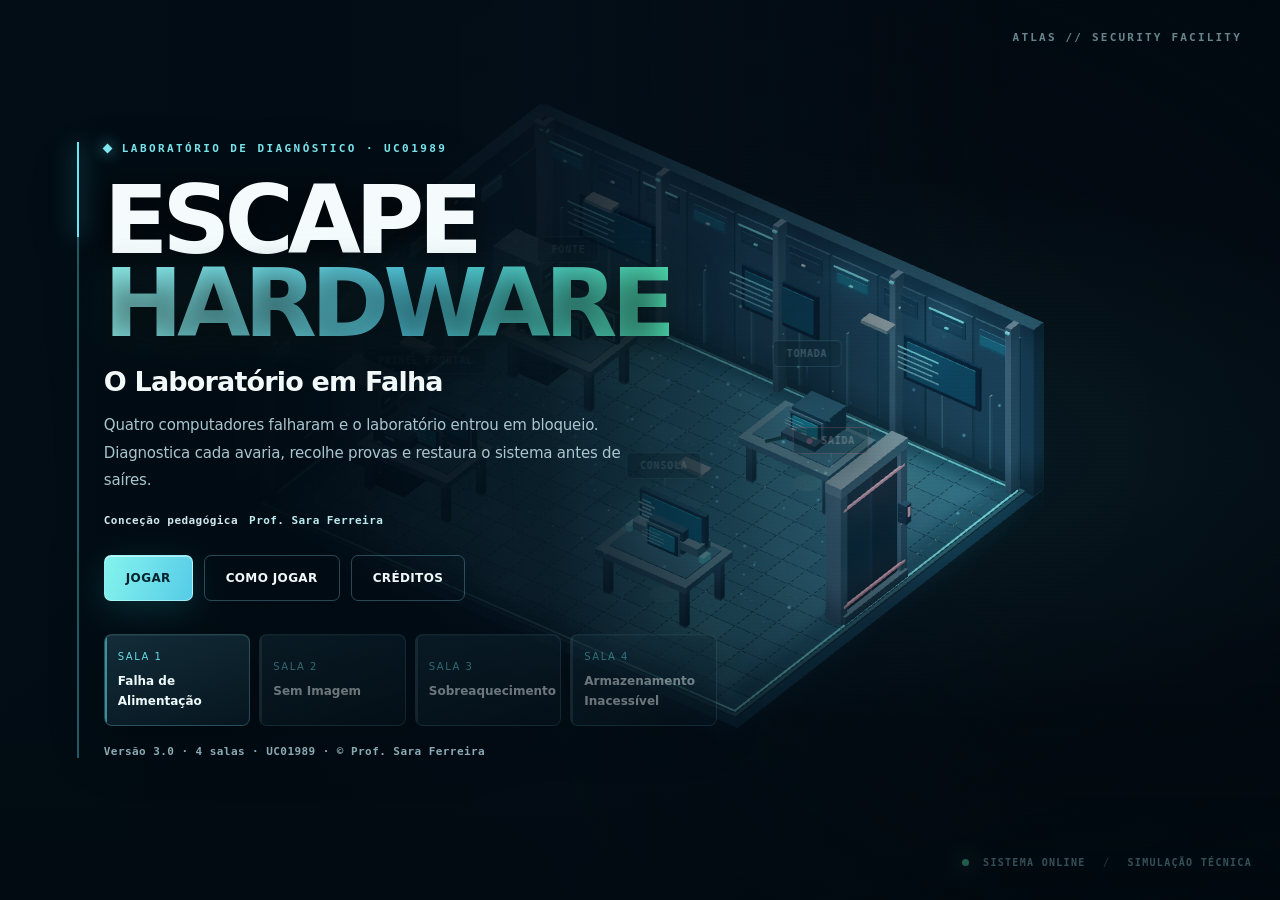
<file: Escape_Hardware_3D_Prof_Sara_Ferreira_v3.html>
<!doctype html>
<html lang="pt-PT">
<head>
<meta charset="utf-8"><meta name="viewport" content="width=device-width,initial-scale=1,viewport-fit=cover">
<title>Escape Hardware — O Laboratório em Falha · Prof. Sara Ferreira</title>
<style>
:root{--bg:#050d11;--panel:#071217;--line:rgba(110,220,230,.2);--line2:rgba(110,220,230,.4);--text:#e5f0f2;--text2:#afc4ca;--muted:#7f979e;--cyan:#38e6ee;--green:#4cf5a8;--red:#ff646d;--amber:#ffc061;--shadow:0 24px 60px -20px rgba(0,0,0,.85);--font:"Segoe UI",system-ui,Arial,sans-serif;--mono:Consolas,monospace}
*{box-sizing:border-box}html,body{margin:0;width:100%;height:100%;overflow:hidden;background:var(--bg);color:var(--text);font-family:var(--font)}button,input{font:inherit;color:inherit}button{cursor:pointer}[hidden]{display:none!important}.app{position:fixed;inset:0;background:radial-gradient(circle at 65% 20%,#0d2830 0,#07161b 34%,#040b0e 78%)}canvas{position:absolute;inset:0;width:100%;height:100%;touch-action:none}
.screen{position:fixed;inset:0;z-index:40}.loading{display:grid;place-items:center;background:#050d11}.loadbox{text-align:center}.logo{font:800 48px/1 var(--font);letter-spacing:.08em;color:var(--cyan);text-shadow:0 0 28px rgba(56,230,238,.45)}.loadtext{margin:14px 0;color:var(--text2)}.bar{width:240px;height:4px;background:#12303a;overflow:hidden}.bar span{display:block;height:100%;width:0;background:var(--cyan);transition:width .25s}
.menu{display:flex;align-items:center;padding:clamp(28px,6vw,90px);background:linear-gradient(90deg,rgba(3,10,13,.95) 0,rgba(3,10,13,.78) 42%,rgba(3,10,13,.08) 82%)}.menuCard{max-width:700px}.eyebrow{font-size:11px;font-weight:800;letter-spacing:.16em;text-transform:uppercase;color:var(--cyan)}.menu h1{margin:16px 0 0;font-size:clamp(48px,8vw,110px);line-height:.88}.menu h1 span{display:block;background:linear-gradient(90deg,#8af6fa,#38e6ee 55%,#4cf5a8);-webkit-background-clip:text;background-clip:text;color:transparent}.subtitle{font-size:clamp(20px,2.6vw,30px);color:var(--cyan);margin:14px 0 6px}.tagline{color:var(--text2);font-size:16px;max-width:620px}.btns{display:flex;gap:10px;flex-wrap:wrap;margin-top:28px}.btn{height:44px;padding:0 18px;border-radius:8px;border:1px solid var(--line2);background:rgba(56,230,238,.05);font-weight:700}.btn:hover{background:rgba(56,230,238,.12)}.btn.primary{background:linear-gradient(180deg,#51eef4,#1fc2cb);color:#03181b;border-color:transparent}.btn.ghost{background:transparent}
.roomSelect{display:grid;grid-template-columns:repeat(4,minmax(0,1fr));gap:8px;margin-top:22px;max-width:720px}.roomBtn{padding:10px 12px;border-radius:9px;border:1px solid var(--line2);background:rgba(5,15,19,.72);text-align:left}.roomBtn span{display:block;font-size:10px;letter-spacing:.12em;text-transform:uppercase;color:var(--cyan)}.roomBtn strong{font-size:13px}.roomBtn:disabled{opacity:.38;cursor:not-allowed}.menuFooter{position:absolute;left:clamp(28px,6vw,90px);bottom:22px;color:var(--muted);font-size:12px}
.hud{position:fixed;inset:0 0 auto 0;z-index:20;display:flex;justify-content:space-between;align-items:flex-start;padding:14px;pointer-events:none}.hud>*{pointer-events:auto}.missionBox{width:min(390px,55vw);padding:12px 14px;border-radius:12px;background:rgba(6,16,20,.91);border:1px solid var(--line);box-shadow:var(--shadow)}.missionLabel{font-size:10px;font-weight:800;letter-spacing:.15em;text-transform:uppercase;color:var(--cyan)}.missionTitle{margin:5px 0 0;font-weight:700;font-size:14px}.missionSub{margin:4px 0 0;color:var(--text2);font-size:12px}.chips{display:flex;gap:6px;flex-wrap:wrap;margin-top:9px}.chip{padding:4px 8px;border:1px solid var(--line2);border-radius:999px;font-size:11px;color:var(--text2)}.chip.warn{color:var(--amber)}.chip.ok{color:var(--green)}.hudActions{display:flex;gap:6px}.hudBtn{height:40px;padding:0 11px;border-radius:9px;border:1px solid var(--line);background:rgba(6,16,20,.9);color:var(--text2);font-weight:700}
.prompt{position:fixed;z-index:25;left:50%;bottom:24px;transform:translateX(-50%);padding:9px 14px;border-radius:999px;background:rgba(5,16,20,.95);border:1px solid rgba(56,230,238,.52);box-shadow:0 0 30px -8px rgba(56,230,238,.7);font-weight:700}kbd{font:700 12px/1 var(--mono);padding:4px 6px;border-radius:5px;background:rgba(56,230,238,.12);border:1px solid rgba(56,230,238,.4);color:var(--cyan)}
.modal{position:fixed;inset:0;z-index:50;display:grid;place-items:center;padding:16px;background:rgba(2,8,10,.72)}.panel{width:min(780px,100%);max-height:calc(100vh - 32px);overflow:auto;background:linear-gradient(180deg,#0b1d24,#071217);border:1px solid var(--line);border-radius:14px;box-shadow:var(--shadow)}.panelHead{display:flex;justify-content:space-between;gap:14px;padding:18px 20px 13px;border-bottom:1px solid var(--line)}.panelHead h2{margin:5px 0 0;font-size:22px}.panelBody{padding:18px 20px;color:var(--text2)}.panelFoot{display:flex;justify-content:flex-end;gap:9px;flex-wrap:wrap;padding:13px 20px 18px;border-top:1px solid var(--line)}.close{width:36px;height:36px;border-radius:8px;border:1px solid var(--line);background:transparent}
.clueCard{padding:14px;border-radius:10px;border:1px solid var(--line);background:rgba(14,34,41,.6)}.clueTag{display:inline-block;margin-bottom:7px;padding:3px 7px;border-radius:999px;border:1px solid var(--line2);font-size:10px;letter-spacing:.1em;text-transform:uppercase;color:var(--cyan)}.inventory{display:grid;gap:9px}.invItem{display:grid;grid-template-columns:40px 1fr;gap:10px;padding:11px;border:1px solid var(--line);border-radius:10px;background:rgba(14,34,41,.58)}.invIcon{display:grid;place-items:center;width:40px;height:40px;border-radius:9px;background:rgba(56,230,238,.09);color:var(--cyan);font-size:20px}.invItem.empty{opacity:.5;border-style:dashed}.hints{display:grid;gap:9px}.hint{display:grid;grid-template-columns:34px 1fr;gap:10px;padding:11px;border:1px solid var(--line);border-radius:10px}.hintN{display:grid;place-items:center;width:34px;height:34px;border-radius:50%;border:1px solid rgba(255,192,97,.5);color:var(--amber);font:700 12px var(--mono)}.hint.locked{opacity:.48;border-style:dashed}
.diagWrap{display:grid;grid-template-columns:1fr 1.08fr;min-height:510px}.diagLeft{padding:16px;border-right:1px solid var(--line);background:rgba(2,10,13,.28)}.diagRight{padding:16px}.symptom{padding:13px;border-radius:10px;border:1px solid rgba(255,100,109,.35);background:rgba(255,100,109,.08);color:#ffd5d8}.symptom b{display:block;color:var(--red);font-size:11px;letter-spacing:.12em;text-transform:uppercase;margin-bottom:4px}.clueMini{margin-top:12px;padding:10px;border:1px solid var(--line);border-radius:9px}.clueMini h4{margin:0 0 6px;color:var(--cyan);font-size:12px;text-transform:uppercase}.qTitle{margin:0 0 10px;color:#fff}.opts{display:grid;gap:8px}.opt{width:100%;padding:11px 12px;border-radius:8px;border:1px solid var(--line2);background:rgba(8,23,29,.7);text-align:left}.opt.on{border-color:var(--cyan);background:rgba(56,230,238,.1)}.opt.good{border-color:var(--green);background:rgba(76,245,168,.1)}.opt.bad{border-color:var(--red);background:rgba(255,100,109,.1)}.feedback{margin-top:12px;padding:11px;border-radius:9px;border:1px solid var(--line);background:rgba(14,34,41,.5)}.feedback.ok{border-color:rgba(76,245,168,.45);color:#cffff0}.feedback.no{border-color:rgba(255,100,109,.45);color:#ffd0d3}.steps{display:flex;gap:6px;margin-bottom:12px}.step{flex:1;padding:7px;border:1px solid var(--line);border-radius:7px;text-align:center;font-size:11px;color:var(--muted)}.step.active{color:var(--cyan);border-color:rgba(56,230,238,.5)}.step.done{color:var(--green);border-color:rgba(76,245,168,.4)}
.success{text-align:center;padding:20px}.successIcon{margin:auto;display:grid;place-items:center;width:100px;height:100px;border-radius:50%;border:3px solid var(--green);color:var(--green);font-size:48px;box-shadow:0 0 60px -12px var(--green)}
.complete{overflow:auto;background:radial-gradient(circle at 50% 0,rgba(20,70,60,.6),rgba(3,10,12,.97) 60%);padding:40px 16px}.completeInner{width:min(980px,100%);margin:auto}.complete h1{font-size:clamp(38px,6vw,70px);margin:10px 0 4px;color:var(--green)}.stats{display:grid;grid-template-columns:repeat(4,1fr);gap:10px;margin:20px 0}.stat{padding:15px;border:1px solid var(--line);border-radius:10px;background:rgba(8,20,25,.75)}.stat span{display:block;font-size:10px;text-transform:uppercase;color:var(--muted)}.stat b{display:block;margin-top:5px;font-size:26px}.review{margin-top:14px;padding:14px;border:1px solid var(--line);border-radius:10px;background:rgba(8,20,25,.72)}.review h3{margin:0 0 8px;color:var(--cyan)}.reviewRow{padding:8px 0;border-top:1px solid rgba(255,255,255,.05)}.reportBox{margin-top:18px;padding:16px;border:1px solid rgba(56,230,238,.35);background:rgba(56,230,238,.06);border-radius:10px}.reportGrid{display:grid;grid-template-columns:2fr 1fr .6fr auto;gap:8px;align-items:end}.reportGrid label{font-size:10px;text-transform:uppercase;color:var(--muted)}.reportGrid input{width:100%;height:40px;margin-top:4px;border:1px solid var(--line2);border-radius:7px;background:#061217;padding:0 9px}
.touchControls{position:fixed;inset:auto 0 0 0;z-index:19;pointer-events:none}.joy{position:fixed;left:22px;bottom:22px;width:120px;height:120px;border-radius:50%;pointer-events:auto;touch-action:none;border:1px solid rgba(56,230,238,.35);background:rgba(5,16,20,.62)}.knob{position:absolute;left:50%;top:50%;width:50px;height:50px;margin:-25px;border-radius:50%;background:linear-gradient(180deg,#58eef3,#169fa8)}.act{position:fixed;right:24px;bottom:30px;width:88px;height:88px;border-radius:50%;pointer-events:auto;border:1px solid rgba(56,230,238,.5);background:rgba(5,16,20,.82);color:var(--cyan);font-weight:800}
@media(max-width:820px){.roomSelect{grid-template-columns:repeat(2,1fr)}.menu{align-items:flex-start;overflow:auto;padding-top:42px}.menuFooter{position:static;margin-top:24px}.hudBtn span{display:none}.missionBox{width:min(320px,66vw)}.diagWrap{grid-template-columns:1fr}.diagLeft{border-right:0;border-bottom:1px solid var(--line)}.stats{grid-template-columns:repeat(2,1fr)}.reportGrid{grid-template-columns:1fr}}
.report{display:none}@media print{@page{size:A4 portrait;margin:12mm}html,body{height:auto;overflow:visible;background:#fff;color:#1b2b35}.app{display:none!important}.report{display:block!important;font:10pt/1.35 "Segoe UI",Arial,sans-serif}.rpHead{border-bottom:2px solid #173b54;padding-bottom:8px}.rpHead h1{margin:0;color:#173b54;font-size:18pt}.rpHead p{margin:3px 0;color:#5d6f7a}.rpGrid{display:grid;grid-template-columns:2fr 1fr 1fr;gap:8px;margin:12px 0}.rpCard{border:1px solid #d7e0e6;background:#f3f6f8;padding:8px}.rpCard span{display:block;font-size:8pt;text-transform:uppercase;color:#657782}.rpCard b{font-size:12pt}.rpTable{width:100%;border-collapse:collapse;margin-top:10px;font-size:9pt}.rpTable th{background:#173b54;color:#fff;padding:6px;text-align:left}.rpTable td{border-bottom:1px solid #d7e0e6;padding:6px;vertical-align:top}.rpFoot{margin-top:14px;border-top:1px solid #d7e0e6;padding-top:6px;text-align:center;color:#657782;font-size:8pt}}
/* PREMIUM VISUAL SYSTEM — 2026 / Sara Ferreira */
.byline{color:#8eacb9;font:600 11px var(--mono);letter-spacing:.04em;margin-top:17px}
.byline strong{color:#bdecef;font-weight:800;margin-left:4px}
.menuFooter{position:relative!important;left:auto!important;bottom:auto!important;margin-top:19px;line-height:1.55}

:root{
 --bg:#050b12;--panel:#091a24;--line:rgba(122,202,226,.16);
 --line2:rgba(112,204,235,.38);--text:#f1f8fa;--text2:#b0c8d4;
 --muted:#7896a6;--cyan:#69e4ed;--green:#65f0b4;
 --red:#ff7e89;--amber:#ffd18a;
 --shadow:0 24px 85px rgba(0,4,12,.76);
 --font:Inter,"Segoe UI Variable Display","Segoe UI",system-ui,sans-serif;
 --mono:"Cascadia Code",Consolas,monospace;
}
body{letter-spacing:-.012em}button{transition:background .18s ease,border-color .18s ease,transform .18s ease,box-shadow .2s ease;outline-offset:3px}button:focus-visible{outline:2px solid var(--cyan)}button:active{transform:translateY(1px)}
.app{background:#07141e}.menu{background:linear-gradient(90deg,rgba(3,11,18,.985) 0%,rgba(3,12,20,.96) 25%,rgba(3,12,20,.82) 40%,rgba(3,12,20,.19) 76%,rgba(3,12,20,.06) 100%);isolation:isolate}
.menu:before{content:"";position:absolute;inset:0;pointer-events:none;background:radial-gradient(ellipse at 72% 50%,rgba(64,207,221,.08),transparent 43%),linear-gradient(0deg,rgba(2,10,16,.66),transparent 36%);z-index:-1}
.menu:after{content:"ATLAS // SECURITY FACILITY";font:700 11px var(--mono);letter-spacing:.2em;position:absolute;right:38px;top:31px;color:rgba(183,231,237,.56);pointer-events:none}
.menuCard{max-width:710px;position:relative;padding-left:25px;border-left:2px solid rgba(84,218,234,.38);filter:drop-shadow(0 12px 25px rgba(0,0,0,.22))}
.menuCard:before{content:"";position:absolute;left:-2px;top:0;width:2px;height:95px;background:#66e9f0;box-shadow:0 0 22px #4bd6e4}
.eyebrow{font:800 11px var(--mono);letter-spacing:.22em;color:#77e4ec}
.menu .eyebrow{display:flex;align-items:center;gap:11px}.menu .eyebrow:before{content:"";width:7px;height:7px;display:inline-block;background:#80e7f0;box-shadow:0 0 14px rgba(88,224,232,.85);transform:rotate(45deg)}
.menu h1{font-weight:900;letter-spacing:-.065em;margin-top:24px;font-size:clamp(53px,7.6vw,116px);line-height:.90;color:#f5fbfc;text-shadow:0 8px 45px #07151a}
.menu h1 span{background:linear-gradient(95deg,#95f8f4 0%,#54cfe5 50%,#50e8ac 100%);-webkit-background-clip:text;background-clip:text;color:transparent;filter:drop-shadow(0 0 22px rgba(74,217,219,.12))}
.subtitle{margin:22px 0 12px;color:#f3f9f9;font-size:clamp(18px,2.2vw,27px);font-weight:550;letter-spacing:-.03em}
.tagline{font-size:15px;max-width:550px;line-height:1.85;color:#a9c5ce}
.btns{gap:11px;margin-top:28px}.btn{height:46px;padding:0 21px;font-size:12px;letter-spacing:.03em;font-weight:800;text-transform:uppercase;border-radius:7px;border-color:rgba(104,181,203,.36);background:rgba(12,34,44,.68)}
.btn:hover{background:rgba(35,86,103,.6);border-color:rgba(104,225,236,.7);transform:translateY(-1px)}
.btn.primary{color:#05232d;background:linear-gradient(110deg,#85f4ed,#56cbe7);box-shadow:0 10px 35px rgba(41,216,225,.17),inset 0 1px 0 rgba(255,255,255,.5);border:1px solid rgba(195,255,255,.58)}
.btn.primary:hover{background:linear-gradient(110deg,#a4fff8,#72deef);box-shadow:0 12px 42px rgba(47,212,221,.32)}
.roomSelect{gap:9px;margin-top:33px;max-width:670px}.roomBtn{background:linear-gradient(160deg,rgba(22,52,65,.83),rgba(7,23,33,.9));padding:16px 13px 15px;min-height:88px;position:relative;overflow:hidden;border-radius:8px;border:1px solid rgba(109,183,200,.28);box-shadow:inset 0 1px 0 rgba(231,255,255,.06)}
.roomBtn:not(:disabled):hover{transform:translateY(-3px);border-color:rgba(116,231,238,.7);box-shadow:0 13px 32px rgba(0,0,0,.26)}
.roomBtn:before{content:"";position:absolute;left:0;top:0;bottom:0;width:2px;background:rgba(93,216,231,.6)}
.roomBtn span{color:#66dce8;font-size:10px;letter-spacing:.15em;margin-bottom:8px}.roomBtn strong{color:#eef9fa;font-size:12px;line-height:1.4;font-weight:750}
.roomBtn:disabled{opacity:.45}.roomBtn:disabled:before{background:rgba(120,151,160,.32)}
.menuFooter{font:600 11px var(--mono);letter-spacing:.04em;color:#8baab5}
.loading{background:radial-gradient(circle at center,#183744,#06121d 62%,#020911)}.loadbox{min-width:260px}.logo{font-weight:900;letter-spacing:-.055em;color:#c1ffff;text-shadow:0 0 30px rgba(68,237,240,.2)}.loadtext{font:500 12px var(--mono);letter-spacing:.03em}.bar{width:100%;height:3px;border-radius:5px}.bar span{box-shadow:0 0 15px #53e9eb}
.hud{padding:20px 22px}.missionBox{padding:16px 20px;border:1px solid rgba(112,202,221,.27);background:linear-gradient(125deg,rgba(7,24,34,.95),rgba(10,28,37,.86));border-radius:9px;backdrop-filter:blur(20px);box-shadow:0 15px 40px rgba(0,0,0,.27),inset 0 1px 0 rgba(216,252,255,.055);position:relative;overflow:hidden}
.missionBox:before{content:"";position:absolute;left:0;top:0;bottom:0;width:3px;background:linear-gradient(#5ae7ed,#43a8c0,transparent)}
.missionLabel{letter-spacing:.21em;font:800 10px var(--mono)}.missionTitle{font-size:16px;margin-top:8px;line-height:1.4}.missionSub{font-size:12px;line-height:1.6;color:#a3bdc9}
.chips{gap:7px;margin-top:12px}.chip{border-radius:5px;background:rgba(21,51,64,.5);font-size:10px;padding:6px 8px;font-weight:650}
.hudActions{gap:7px}.hudBtn{height:43px;padding:0 14px;border-radius:7px;font-weight:750;background:rgba(7,24,34,.94);border-color:rgba(111,190,212,.31);backdrop-filter:blur(16px);box-shadow:0 9px 30px rgba(0,0,0,.28)}
.hudBtn:hover{color:#fff;background:rgba(30,76,91,.95)}
.prompt{bottom:29px;font-size:12px;text-transform:uppercase;letter-spacing:.07em;background:rgba(6,24,35,.94);box-shadow:0 8px 38px rgba(0,0,0,.35),0 0 25px -8px rgba(64,220,230,.6);border-radius:8px;padding:10px 16px}
kbd{margin-right:4px;background:rgba(78,215,226,.14);font-size:12px}
.modal{background:rgba(0,6,13,.73);backdrop-filter:blur(14px)}
.panel{background:linear-gradient(145deg,#102936 0%,#081923 55%,#06141c 100%);border:1px solid rgba(113,205,230,.36);border-radius:11px;box-shadow:0 34px 120px rgba(0,0,0,.8),inset 0 1px 0 rgba(191,248,255,.08)}
.panelHead{padding:23px 26px 19px;background:linear-gradient(90deg,rgba(67,167,188,.09),transparent 70%);border-color:rgba(113,200,225,.20)}.panelHead h2{font-size:23px;font-weight:850;letter-spacing:-.035em}.close{background:rgba(20,54,67,.65);border-color:rgba(127,201,226,.30);font-size:17px}.close:hover{background:rgba(43,94,108,.75)}
.panelBody{padding:23px 26px;line-height:1.65}.panelFoot{padding:16px 26px 22px;border-color:rgba(117,197,219,.18)}
.clueCard,.invItem,.clueMini,.hint,.feedback{background:rgba(21,51,65,.48);border-color:rgba(107,176,196,.25);border-radius:7px}
.clueTag{border-radius:4px;font:700 10px var(--mono);letter-spacing:.1em}.invIcon{border:1px solid rgba(83,186,207,.22);border-radius:7px}.diagLeft{background:linear-gradient(145deg,rgba(7,28,39,.5),rgba(3,14,23,.25))}.diagRight{padding:22px}.symptom{border-radius:7px;background:linear-gradient(145deg,rgba(135,40,55,.2),rgba(65,28,36,.12));border-color:rgba(252,127,141,.4)}
.opt{padding:13px 15px;border:1px solid rgba(117,183,206,.28);border-radius:7px;background:rgba(13,35,49,.64);font-size:13px;line-height:1.5}.opt:hover:not(:disabled){border-color:#83e8f1;background:rgba(30,74,86,.6)}.opt.on{border-color:#63e4eb;background:rgba(58,197,220,.14)}.opt.good{border-color:#62dfaf}.opt.bad{border-color:#ff7e89}
.step{font:700 10px var(--mono);letter-spacing:.02em;padding:9px 6px;border-radius:6px;background:rgba(10,31,40,.6)}.successIcon{box-shadow:0 0 80px -15px #46eea1}
.complete{background:radial-gradient(ellipse at 62% -30%,rgba(27,116,118,.56),transparent 55%),linear-gradient(#071a24,#030b12);}.completeInner{max-width:1040px}.complete h1{color:#d6fff2;letter-spacing:-.055em;font-weight:900}.stat,.review,.reportBox{background:linear-gradient(145deg,rgba(19,52,66,.72),rgba(7,24,34,.86));border:1px solid rgba(104,184,208,.25);border-radius:9px}.stat b{color:#e9fafa}.reportGrid input{border-color:rgba(116,191,213,.4);background:rgba(4,18,29,.95);color:#f0ffff}
.joy{border-color:rgba(109,229,239,.45);backdrop-filter:blur(10px);box-shadow:0 0 45px rgba(9,20,29,.55)}.act{border-color:rgba(109,229,239,.55);backdrop-filter:blur(10px)}
@media(max-width:820px){.menu{background:linear-gradient(90deg,rgba(4,12,19,.99),rgba(4,13,22,.85))}.menu:after{display:none}.menuCard{padding-left:17px}.menu h1{font-size:clamp(48px,11vw,85px)}.tagline{font-size:13px;line-height:1.7}.menuFooter{font-size:10px}.hud{padding:9px;gap:8px}.missionBox{padding:11px;max-width:60vw}.missionTitle{font-size:12px}.missionSub{font-size:10px}.chips{display:none}.hudBtn{padding:0 9px;height:37px}.panelBody{padding:15px}.panelHead{padding:16px}.panelFoot{padding:13px}.prompt{bottom:155px}}
@media(max-height:620px){.menu{align-items:flex-start;overflow:auto;padding-top:36px}.menu h1{font-size:clamp(44px,7vw,76px)}.roomSelect{margin-top:16px}.menuFooter{position:static;margin-top:22px}.prompt{bottom:12px}}
@media(prefers-reduced-motion:reduce){button,.btn,.roomBtn{transition:none}}


/* ==== ATLΛS 3D IMMERSIVE UPGRADE ==== */
#world3d{position:absolute;inset:0;width:100%;height:100%;display:block;touch-action:none;z-index:0}
.world-labels{pointer-events:none;position:absolute;inset:0;z-index:3;overflow:hidden}.world-marker{position:absolute;transform:translate(-50%,-100%);background:linear-gradient(135deg,rgba(6,18,29,.94),rgba(15,43,52,.94));color:#c7e9ed;border:1px solid rgba(120,207,225,.56);box-shadow:0 9px 27px rgba(0,0,0,.52),inset 0 1px rgba(255,255,255,.1);border-radius:5px;padding:7px 13px;text-transform:uppercase;font:800 10px/1.1 var(--mono);white-space:nowrap;letter-spacing:.075em;transition:border-color .2s,background .2s,color .2s;backdrop-filter:blur(8px)}
.world-marker:after{content:'';position:absolute;top:100%;left:50%;width:1px;height:14px;background:linear-gradient(rgba(99,235,243,.7),transparent)}
.world-marker.near{color:#071f27;background:linear-gradient(120deg,#b6ffff,#5ddddf);border-color:#d9ffff;box-shadow:0 0 36px rgba(90,224,243,.46);transform:translate(-50%,-100%) scale(1.13)}
.world-marker.door{color:#ffd2d6;border-color:rgba(255,111,128,.75)}.world-marker.door:before{content:'●';margin-right:8px;color:#ff637d}.world-marker.door.ready{border-color:#6ff5b0;color:#b3ffe0}.world-marker.door.ready:before{color:#54f1b2}
.world-sector{position:absolute;z-index:3;bottom:27px;left:30px;display:grid;gap:6px;color:#c8e7f3;pointer-events:none;text-shadow:0 2px 10px #06101c}.world-sector span{font:700 11px var(--mono);color:#7caabb;letter-spacing:.13em}.world-sector strong{font:800 clamp(13px,1.25vw,17px) var(--font);letter-spacing:.035em}
.world-compass{position:absolute;z-index:3;right:28px;bottom:32px;font:700 10px var(--mono);letter-spacing:.13em;color:#8ac2cc;pointer-events:none}.compass-led{display:inline-block;width:7px;height:7px;background:#5df5b3;border-radius:50%;box-shadow:0 0 18px #53f7b0;margin-right:7px}.compass-sep{padding:0 10px;color:#496d78}
.app:before{content:'';position:absolute;inset:0;pointer-events:none;z-index:1;background:radial-gradient(ellipse 75% 70% at 56% 48%,transparent 45%,rgba(0,8,16,.58) 100%);}
.app:after{content:'';position:absolute;inset:0;pointer-events:none;z-index:2;background:repeating-linear-gradient(0deg,rgba(2,14,21,.04),rgba(2,14,21,.04) 1px,transparent 1px,transparent 4px);opacity:.35}
.menu{z-index:40;background:linear-gradient(90deg,#020d15 0%,rgba(2,12,20,.98) 20%,rgba(4,15,25,.87) 43%,rgba(3,14,23,.10) 79%)}
.menuCard{max-width:640px}.menu h1{font-size:clamp(53px,7.4vw,112px);text-shadow:0 8px 32px rgba(0,0,0,.7);line-height:.87}
.menu .byline{margin-top:19px;color:#d1e8f0}
.menuFooter{z-index:42}.modal{z-index:60}
.hud{z-index:20}.missionBox{box-shadow:0 22px 60px rgba(0,0,0,.5),inset 0 1px 0 rgba(210,255,255,.1)}
@media(max-width:760px){.world-sector{bottom:152px;left:12px}.world-sector span{font-size:8px}.world-sector strong{font-size:11px}.world-compass{display:none}.world-marker{font-size:9px;padding:6px}.menu{background:linear-gradient(90deg,rgba(3,12,20,.97),rgba(3,14,21,.91))}.menuCard{max-width:100%}}
@media(prefers-reduced-motion:reduce){.world-marker{transition:none}}

</style>
</head><body>
<div class="app" id="app"><canvas id="scene"></canvas>
<section class="screen loading" id="loading"><div class="loadbox"><div class="logo">HARDWARE LAB</div><div class="loadtext" id="loadText">A iniciar o sistema de diagnóstico…</div><div class="bar"><span id="loadBar"></span></div></div></section>
<section class="screen menu" id="menu" hidden><div class="menuCard"><div class="eyebrow">Laboratório de diagnóstico · UC01989</div><h1>ESCAPE <span>HARDWARE</span></h1><p class="subtitle">O Laboratório em Falha</p><p class="tagline">Quatro computadores falharam e o laboratório entrou em bloqueio. Diagnostica cada avaria, recolhe provas e restaura o sistema antes de saíres.</p><div class="byline">Conceção pedagógica <strong>Prof. Sara Ferreira</strong></div><div class="btns"><button class="btn primary" data-action="play">Jogar</button><button class="btn ghost" data-action="howto">Como jogar</button><button class="btn ghost" data-action="credits">Créditos</button></div><div class="roomSelect" id="roomSelect"></div><div class="menuFooter">Versão 3.0 · 4 salas · UC01989 · © Prof. Sara Ferreira</div></div></section>
<header class="hud" id="hud" hidden><section class="missionBox"><div class="missionLabel">Missão atual</div><p class="missionTitle" id="hudTitle"></p><p class="missionSub" id="hudSub"></p><div class="chips"><span class="chip" id="chipClues">Pistas 0/3</span><span class="chip warn" id="chipDiag">Diagnóstico pendente</span><span class="chip" id="chipDoor">Saída bloqueada</span></div></section><nav class="hudActions"><button class="hudBtn" data-action="hints"><span>Pistas</span> ✧</button><button class="hudBtn" data-action="inventory"><span>Inventário</span> I</button><button class="hudBtn" data-action="mission"><span>Missão</span> M</button><button class="hudBtn" data-action="menu">☰</button></nav></header>
<div class="prompt" id="prompt" hidden><kbd>E</kbd> <span id="promptText">Interagir</span></div>
<div class="touchControls" id="touch" hidden><div class="joy" id="joy"><div class="knob" id="knob"></div></div><button class="act" id="act">E<br><small>INTERAGIR</small></button></div>
<div class="modal" id="modal" hidden><div class="panel"><div class="panelHead"><div><div class="eyebrow" id="modalEye"></div><h2 id="modalTitle"></h2></div><button class="close" data-action="close">✕</button></div><div class="panelBody" id="modalBody"></div><div class="panelFoot" id="modalFoot"></div></div></div>
<section class="screen complete" id="complete" hidden><div class="completeInner"><div class="eyebrow" style="color:var(--green)">Missão concluída</div><h1>LABORATÓRIO RESTAURADO</h1><p style="color:var(--text2)">Concluíste as quatro salas de diagnóstico.</p><div class="stats"><div class="stat"><span>Salas</span><b id="stRooms">4/4</b></div><div class="stat"><span>Pistas</span><b id="stClues">12</b></div><div class="stat"><span>Erros</span><b id="stErrors">0</b></div><div class="stat"><span>Pistas de ajuda</span><b id="stHints">0</b></div></div><div class="review" id="review"></div><div class="reportBox"><div class="eyebrow">Relatório para o Classroom</div><p>Preenche os dados e gera uma página A4. Na janela de impressão escolhe <strong>Guardar como PDF</strong>.</p><div class="reportGrid"><label>Nome<input id="repName"></label><label>Turma<input id="repClass"></label><label>N.º<input id="repNum"></label><button class="btn primary" data-action="report">Gerar PDF</button></div><p id="repErr" style="color:var(--red)" hidden></p></div><div class="btns"><button class="btn primary" data-action="replay">Jogar novamente</button><button class="btn ghost" data-action="to-menu">Voltar ao menu</button></div></div></section>
</div><div class="report" id="report"></div>
<script>
/* LABORATÓRIO ATLAS — Motor 3D WebGL isométrico, autónomo e offline */
function createHardware3D(rootCanvas,sceneHost){
  const glCanvas=document.createElement('canvas');glCanvas.id='world3d';glCanvas.setAttribute('aria-label','Laboratório tridimensional isométrico');
  rootCanvas.parentNode.insertBefore(glCanvas,rootCanvas);
  let gl=glCanvas.getContext('webgl',{alpha:false,antialias:true,depth:true,powerPreference:'high-performance'});
  if(!gl){glCanvas.remove();return null}
  rootCanvas.style.display='none';
  const vsrc=`attribute vec3 aP;attribute vec3 aN;attribute vec3 aC;attribute float aE;uniform mat4 uMVP;varying vec3 vN;varying vec3 vC;varying float vE;varying vec3 vP;void main(){vN=aN;vC=aC;vE=aE;vP=aP;gl_Position=uMVP*vec4(aP,1.);}`;
  // Iluminação: hemisférica + chave + 4 projetores de teto + luz do jogador, AO de contacto, rim, especular, emissivo pulsante, tone mapping filmico
  const fsrc=`#ifdef GL_FRAGMENT_PRECISION_HIGH
precision highp float;
#else
precision mediump float;
#endif
varying vec3 vN;varying vec3 vC;varying float vE;varying vec3 vP;uniform float uTime;uniform vec3 uAccent;uniform vec3 uPlayer;uniform float uMode;
vec3 spot(vec3 lp,vec3 N,float r){vec3 d=lp-vP;float dist=length(d);vec3 l=d/dist;float att=1./(1.+dist*dist/(r*r));float cone=smoothstep(.55,.97,-l.y);return vec3(max(dot(N,l),0.)*att*(.25+.75*cone));}
float hash(vec2 p){return fract(sin(dot(p,vec2(12.9898,78.233)))*43758.5453);}
void main(){
 float pulse=.82+.18*sin(uTime*2.4+vP.x*1.7+vP.z*1.1+vP.y*3.);
 if(uMode>.5){gl_FragColor=vec4(vC*vE*pulse*smoothstep(.15,.6,vE),1.);return;}
 vec3 N=normalize(vN);vec3 V=normalize(vec3(15.,19.,20.));vec3 L=normalize(vec3(-.38,.91,.58));
 float diff=max(dot(N,L),0.);
 vec3 hemi=mix(vec3(.15,.14,.16),vec3(.38,.44,.50),N.y*.5+.5);
 vec3 light=hemi+vec3(1.,.96,.9)*diff*.58+uAccent*max(dot(N,normalize(vec3(.7,.3,-.5))),0.)*.14;
 vec3 sp=spot(vec3(-2.9,3.05,-2.8),N,2.0)+spot(vec3(2.9,3.05,-2.8),N,2.0)+spot(vec3(-2.9,3.05,2.35),N,2.0)+spot(vec3(2.9,3.05,2.35),N,2.0);
 light+=mix(vec3(1.),uAccent,.45)*sp*.95;
 vec3 pd=uPlayer+vec3(0.,1.25,.15)-vP;float pl=1./(1.+dot(pd,pd)*1.1);light+=uAccent*pl*.45*max(dot(N,normalize(pd)),0.);
 float ao=1.;
 if(vP.y<.06){float dd=length(vP.xz-uPlayer.xz);ao*=mix(.42,1.,smoothstep(.12,.8,dd));
  float ex=max(abs(vP.x)-4.2,0.),ez=max(abs(vP.z)-3.3,0.);ao*=1.-.38*smoothstep(0.,.75,max(ex,ez)*1.2);}
 else ao*=mix(.66,1.,smoothstep(0.,.9,vP.y));
 ao*=mix(.78,1.,smoothstep(3.6,2.6,vP.y));
 vec3 color=vC*light*ao;
 float fr=pow(1.-max(dot(N,V),0.),3.);color+=uAccent*fr*.09*(1.-vE)*ao;
 vec3 H=normalize(L+V);color+=vec3(.9,.97,1.)*pow(max(dot(N,H),0.),56.)*.16*(1.-vE);
 if(N.y>.9&&vP.y<.06){float g=0.;for(int i=0;i<2;i++){float x=i==0?-2.9:2.9;g+=exp(-pow(vP.x-x,2.)*.9)*(exp(-pow(vP.z+2.8,2.)*1.3)+exp(-pow(vP.z-2.35,2.)*1.3));}color+=uAccent*g*.10;}
 color+=vC*vE*1.05*pulse;
 color=mix(color,vec3(.02,.05,.08),smoothstep(9.,22.,length(vP.xz-vec2(0.,1.)))*.35);
 color*=1.05;color=color*(2.51*color+.03)/(color*(2.43*color+.59)+.14);
 color=pow(clamp(color,0.,1.),vec3(.88));
 color+=(hash(gl_FragCoord.xy+fract(uTime))-.5)/255.;
 gl_FragColor=vec4(color,1.);}`;
  function compile(type,code){const s=gl.createShader(type);gl.shaderSource(s,code);gl.compileShader(s);if(!gl.getShaderParameter(s,gl.COMPILE_STATUS))throw new Error('Erro de shader: '+gl.getShaderInfoLog(s));return s}
  let prog=gl.createProgram();gl.attachShader(prog,compile(gl.VERTEX_SHADER,vsrc));gl.attachShader(prog,compile(gl.FRAGMENT_SHADER,fsrc));gl.linkProgram(prog);if(!gl.getProgramParameter(prog,gl.LINK_STATUS))throw Error('Falha no motor 3D');gl.useProgram(prog);
  let ap=gl.getAttribLocation(prog,'aP'),an=gl.getAttribLocation(prog,'aN'),ac=gl.getAttribLocation(prog,'aC'),ae=gl.getAttribLocation(prog,'aE'),uMVP=gl.getUniformLocation(prog,'uMVP'),uTime=gl.getUniformLocation(prog,'uTime'),uAccent=gl.getUniformLocation(prog,'uAccent'),uPlayer=gl.getUniformLocation(prog,'uPlayer'),uMode=gl.getUniformLocation(prog,'uMode');
  const c=(hex)=>{if(Array.isArray(hex))return hex;let v=hex.replace('#','');return [parseInt(v.slice(0,2),16)/255,parseInt(v.slice(2,4),16)/255,parseInt(v.slice(4,6),16)/255]};
  const P=[{accent:'#42e7ef',light:'#84e9ec',floor:'#183240',wall:'#213846'},{accent:'#76acff',light:'#84b4f3',floor:'#182e42',wall:'#263848'},{accent:'#ffb66b',light:'#f3c089',floor:'#332b38',wall:'#42383e'},{accent:'#bc9aff',light:'#bca8ff',floor:'#252e42',wall:'#343a55'}];
  class Mesh{
    constructor(){this.v=[]}
    tri(a,b,d,cl,e=0){let ax=b[0]-a[0],ay=b[1]-a[1],az=b[2]-a[2],bx=d[0]-a[0],by=d[1]-a[1],bz=d[2]-a[2];let nx=ay*bz-az*by,ny=az*bx-ax*bz,nz=ax*by-ay*bx,q=Math.hypot(nx,ny,nz)||1;let cc=c(cl);for(let p of [a,b,d])this.v.push(...p,nx/q,ny/q,nz/q,...cc,e)}
    quad(a,b,d,f,cl,e=0){this.tri(a,b,d,cl,e);this.tri(a,d,f,cl,e)}
    box(x,y,z,w,h,d,col,em=0,ry=0){const co=c(col), shading=[[1.13,1.10,1.08],[.52,.63,.70],[.68,.77,.84],[.85,.88,.91],[.72,.82,.91],[.55,.66,.74]];let verts=[[-1,-1,-1],[1,-1,-1],[1,1,-1],[-1,1,-1],[-1,-1,1],[1,-1,1],[1,1,1],[-1,1,1]].map(q=>{let a=q[0]*w/2,b=q[2]*d/2;return [x+a*Math.cos(ry)-b*Math.sin(ry),y+q[1]*h/2,z+a*Math.sin(ry)+b*Math.cos(ry)]});let faces=[[3,7,6,2],[0,1,5,4],[0,4,7,3],[1,2,6,5],[4,5,6,7],[0,3,2,1]];faces.forEach((f,i)=>this.quad(...f.map(k=>verts[k]),co.map((v,j)=>Math.min(1,v*shading[i][j])),em))}
    line(a,b,r,col,e=0,sides=8){const A=a,B=b;let dv=[B[0]-A[0],B[1]-A[1],B[2]-A[2]],mag=Math.hypot(...dv)||1;dv=dv.map(v=>v/mag);let t=Math.abs(dv[1])<.85?[0,1,0]:[1,0,0];let u=[dv[1]*t[2]-dv[2]*t[1],dv[2]*t[0]-dv[0]*t[2],dv[0]*t[1]-dv[1]*t[0]],um=Math.hypot(...u)||1;u=u.map(v=>v/um);let v=[dv[1]*u[2]-dv[2]*u[1],dv[2]*u[0]-dv[0]*u[2],dv[0]*u[1]-dv[1]*u[0]];for(let k=0;k<sides;k++){let ang=k*2*Math.PI/sides,bng=(k+1)*2*Math.PI/sides;let ra=(p,a)=>p.map((n,i)=>n+r*(u[i]*Math.cos(a)+v[i]*Math.sin(a)));this.quad(ra(A,ang),ra(B,ang),ra(B,bng),ra(A,bng),col,e)}}
    sphere(x,y,z,rx,ry,rz,col,e=0){const pts=(a,b)=>[x+rx*Math.sin(a)*Math.cos(b),y+ry*Math.cos(a),z+rz*Math.sin(a)*Math.sin(b)];for(let k=0;k<7;k++)for(let j=0;j<12;j++){let a=k*Math.PI/7,b=(k+1)*Math.PI/7,p=j*Math.PI/6,q=(j+1)*Math.PI/6;this.quad(pts(a,p),pts(b,p),pts(b,q),pts(a,q),col,e)}}
    disk(x,y,z,r,col,e=0){const cc=c(col);for(let i=0;i<24;i++){let a=i*Math.PI/12,b=(i+1)*Math.PI/12;this.tri([x,y,z],[x+Math.cos(b)*r,y,z+Math.sin(b)*r],[x+Math.cos(a)*r,y,z+Math.sin(a)*r],cc,e)}}
    ring(x,y,z,r,col,e=0){for(let i=0;i<40;i++){let a=i*Math.PI/20,b=(i+1)*Math.PI/20,pt=(t,q)=>[x+Math.cos(t)*q,y,z+Math.sin(t)*q];this.quad(pt(a,r),pt(b,r),pt(b,r+.022),pt(a,r+.022),col,e)}}
    upload(usage=gl.STATIC_DRAW){let data=new Float32Array(this.v),buf=gl.createBuffer();gl.bindBuffer(gl.ARRAY_BUFFER,buf);gl.bufferData(gl.ARRAY_BUFFER,data,usage);return {buffer:buf,count:data.length/10}}
  }
  const xf=(x)=>x-5, zf=(z)=>z-4;
  const ink='#0c1a27',metal='#435868',sil='#7692a0',screen='#082b3b',edge='#547587',steel='#344d5d';
  function frame(m,x,y,z,w,h,d,color,lum){m.box(x,y,z,w,h,d,color,lum)}
  function rack(m,x,z,pal){
    m.box(x,.89,z,1.9,.12,1.32,'#456478');for(const dx of [-.80,.80])for(const dz of [-.49,.49])m.box(x+dx,.44,z+dz,.13,.85,.12,'#344b5a');
    m.box(x,.80,z,1.83,.025,1.24,'#6e8292');m.box(x,.88,z,1.7,.045,1.14,'#203947');
    m.box(x,.94,z-.05,1.6,.055,1.0,'#27465b');
    m.box(x,1.15,z-.34,.72,.55,.56,'#1b3040');m.box(x,1.15,z+.01,.69,.52,.025,'#526b78');
    m.box(x,1.15,z+.027,.62,.44,.027,'#082231');
    m.box(x,1.19,z+.049,.52,.31,.03,'#11637b',.5);
    for(let k=0;k<4;k++)m.box(x-.18,1.28-k*.07,z+.071,(k%3===0?.32:.46),.016,.005,k===0?pal.accent:'#89b8c8',.6);
    m.box(x,.91,z+.38,.55,.035,.19,'#162b35');for(let k=0;k<6;k++)m.box(x-.23+k*.09,.936,z+.36,.055,.007,.05,'#7b99a7');
  }
  function tower(m,x,z,pal){
    m.box(x,.63,z,.65,1.15,.93,'#182b38');m.box(x+.328,.65,z,.02,1.05,.87,'#27465b');
    m.box(x+.345,.67,z,.012,.91,.73,'#0b2331');
    m.box(x+.359,.82,z-.19,.015,.22,.22,pal.accent,.22);
    for(let j=0;j<2;j++){let zz=z-.2+j*.41;m.ring(x+.368,.82,zz,.117,pal.accent,.85);m.line([x+.369,.82,zz-.09],[x+.369,.82,zz+.09],.009,'#90ebf0',.2)}
    for(let k=0;k<10;k++)m.box(x-.15+k*.033,.88,z+.472,.014,.014,.013,'#6f8e9e');
    m.box(x+.03,1.15,z+.474,.18,.034,.024,pal.accent,.9);m.box(x-.19,.98,z+.474,.09,.03,.026,'#9bd4db');
  }
  function monitor(m,x,z,pal){
    m.box(x,1.39,z,.96,.64,.08,'#152b3c');m.box(x,1.39,z+.047,.86,.54,.02,'#6e8698');m.box(x,1.39,z+.06,.80,.46,.024,'#102e41');
    m.box(x,1.49,z+.074,.74,.25,.016,'#0b5064',.14);
    for(let k=0;k<5;k++)m.box(x-.31,1.39-k*.06,z+.092,.22+k%3*.11,.015,.009,k===1?pal.accent:'#86a7ba',.7);
    m.box(x,1.04,z,.07,.21,.08,'#657988');m.box(x,.93,z,.34,.035,.26,'#445f71');
  }
  function cabinet(m,x,z,pal){m.box(x,.89,z,.94,1.7,.64,'#40586b');m.box(x+.48,.91,z,.018,1.62,.56,'#607585');for(let i=0;i<4;i++){m.box(x+.49,1.44-i*.37,z,.027,.28,.46,'#253b49');m.box(x+.512,1.42-i*.37,z+.09,.028,.035,.14,pal.accent,i===1?.7:0)}}
  function fan(m,x,y,z,r,pal){m.ring(x,y,z,r,'#8cabb8');m.sphere(x,y,z,.09,.09,.09,'#1b2d37');for(let j=0;j<5;j++){let a=j*2*Math.PI/5;m.line([x,y,z],[x+Math.cos(a)*r*.83,y,z+Math.sin(a)*r*.83],.055,'#526b78')}}
  function floorAndRoom(m,pal){
    // Reinforced concrete outer slab, textured tiles and safety floor zones
    m.box(0,-.19,0,10.48,.32,8.52,'#112635');m.box(0,-.012,0,10.1,.04,8.12,'#274653');
    for(let i=0;i<20;i++)for(let j=0;j<16;j++){
      let v=(i*7+j*11)%9,base=v>5?'#1c3747':v>2?'#1d3a4b':'#203e50';
      m.box(-4.76+i*.50,.016,-3.75+j*.50,.485,.01,.485,base);
      if((i+j)%13===0)m.box(-4.76+i*.50,.026,-3.75+j*.50,.24,.005,.016,'#2d5867');
    }
    // Floor decals, warning zones and surface tracks
    for(let i=0;i<13;i++){m.box(-4.7+i*.15,.017,3.78,.10,.007,.035,'#bfa45a',.18);m.box(4.7,.017,-3.65+i*.20,.027,.007,.12,'#bfa45a',.18)}
    for(let x of [-4.95,4.95])m.box(x,.017,0,.04,.015,7.93,pal.accent,.56);
    for(let z of [-3.95,3.95])m.box(0,.017,z,9.9,.015,.04,pal.accent,.55);
    // Rear walls and panels
    m.box(0,1.68,-4.18,10.45,3.46,.27,pal.wall);m.box(-5.16,1.68,0,.27,3.46,8.55,'#263d4b');
    for(let i=0;i<10;i++){
      m.box(-4.5+i,1.69,-4.016,.945,2.92,.04,i%2?'#263d4c':'#2b4150');
      m.box(-4.5+i,2.83,-3.97,.70,.36,.02,i%3===0?'#23495a':'#1a3443');
      m.box(-4.5+i,2.81,-3.945,.63,.18,.015,i%3===0?'#236477':'#233745');
      m.box(-4.6+i,1.0,-3.95,.032,1.5,.06,'#456171');
      if(i%2===0)m.box(-4.5+i,3.05,-3.9,.72,.028,.023,pal.accent,.9);
    }
    for(let k=0;k<8;k++){
      m.box(-5.006,1.59,-3.45+k*.99,.03,2.73,.89,k%2?'#2b4151':'#243c4b');
      m.box(-4.967,.68,-3.45+k*.99,.025,.045,.52,'#728696');
      if(k%2===1)m.box(-4.95,2.85,-3.45+k*.99,.04,.23,.55,'#43889a',.18);
    }
    // Vertical pylons and ceiling rim lighting
    for(const x of [-4.88,-2.45,0,2.45,4.88]){m.box(x,1.73,-3.91,.12,3.42,.24,'#516476');m.box(x,3.35,-3.87,.08,.035,.25,pal.accent,.8)}
    for(const z of [-3.81,-1.25,1.35,3.81]){m.box(-4.93,1.75,z,.24,3.4,.12,'#536578');m.box(-4.89,3.33,z,.23,.036,.08,pal.accent,.85)}
    // Graphic wall data screens
    for(const i of [-3.4,0,3.4]){
      m.box(i,1.80,-3.93,1.60,.89,.055,'#0c1c2b');m.box(i,1.80,-3.9,1.43,.72,.04,'#154456');
      for(let k=0;k<5;k++)m.box(i-.53,2.01-k*.11,-3.87,(k%2?.72:.98),.027,.012,k===0?pal.accent:'#578ea6',k===0?.85:.25);
    }
    // Worktop utility cabinet and side cabinets behind benches
    cabinet(m,-4.4,-2.7,pal);cabinet(m,-4.4,1.8,pal);
    // Suspended spotlights (visible fixtures)
    for(let x of [-2.9,2.9])for(let z of [-2.8,2.35]){
      m.box(x,3.25,z,.55,.07,.25,'#b5c3c8');m.box(x,3.20,z,.40,.014,.12,pal.accent,.95);
    }
    // Tech floor glyphs: border rings around terminals
    for(const pos of [[-3,-2],[2,-2],[-3,2],[2,2]]){m.ring(pos[0],.02,pos[1],.70,pal.accent,.35);m.disk(pos[0],.030,pos[1],.24,'#294654')}
  }
  function device(m,id,x,z,pal,room){
    rack(m,x,z,pal);
    if(id==='terminal'){
      // Main dual-monitor diagnostic console with illuminated control surface
      m.box(x,1.15,z-.22,1.36,.16,.36,'#526b78');m.box(x,1.46,z-.29,1.38,.65,.10,'#172b3d');m.box(x,1.47,z-.222,1.24,.51,.025,'#0d4a61',.35);
      for(let k=0;k<6;k++){m.box(x-.51,1.62-k*.077,z-.20,.18+k%2*.16,.023,.018,k===0?pal.accent:'#9bc4d4',.5);}
      m.box(x,.93,z+.3,.67,.025,.22,'#334e59');for(let k=0;k<5;k++)m.box(x-.28+k*.14,.95,z+.3,.095,.01,.12,'#547c8e');
      for(let a of [-.77,.77])m.box(x+a,1.05,z-.12,.10,.12,.2,pal.accent,.65);
    }else if(['psu','gpu','front','fan','sink','ssd'].includes(id)){
      tower(m,x-.46,z-.05,pal);monitor(m,x+.47,z-.14,pal);
      if(id==='fan'||id==='sink'){for(let j=0;j<2;j++)fan(m,x-.1+j*.21,1.02,z+.28,.11,pal)}
      if(id==='ssd'){m.box(x+.42,1.00,z+.33,.36,.025,.16,'#358a68');for(let k=0;k<3;k++)m.box(x+.29+k*.12,1.02,z+.33,.06,.018,.08,'#151e28')}
      if(id==='gpu'){m.box(x+.45,1.05,z+.27,.48,.05,.22,'#1e3b49');m.ring(x+.45,1.09,z+.27,.10,pal.accent,.2)}
    }else if(['monitor'].includes(id)){
      monitor(m,x,z,pal);m.box(x-.45,1.02,z+.28,.55,.04,.24,'#193848');m.box(x-.45,1.048,z+.28,.43,.012,.14,'#36495c');
    }else if(['manual','paste'].includes(id)){
      m.box(x,.985,z,1.03,.08,.72,'#273d48');m.box(x,1.035,z,.67,.02,.52,'#acb6b5');m.box(x,1.06,z,.54,.011,.43,'#eef1e6');for(let i=0;i<6;i++)m.box(x-.20,1.067,z-.18+i*.065,.36,.006,.013,i===0?pal.accent:'#74939b');
    }else if(id==='power'){
      m.box(x,1.01,z,.71,.13,.50,'#232b38');for(const dx of [-.21,0,.21]){m.box(x+dx,1.087,z,.11,.015,.19,'#c3bdac');m.box(x+dx,1.097,z,.048,.015,.10,'#1a2b39')};m.line([x-.24,1,z+.2],[x-.5,.95,z+.5],.034,'#283c44');
    }else if(id==='cable'){
      m.line([x-.5,1.05,z],[x+.4,1,z+.3],.038,'#151d25');m.line([x-.1,1.05,z+.05],[x+.43,1.07,z-.15],.034,pal.accent);
      m.box(x+.42,1.07,z-.16,.16,.075,.15,'#91a8aa');
    }else if(id==='sata'){
      m.box(x,1.02,z,.67,.10,.50,'#20534f');for(let k=0;k<4;k++)m.box(x-.24+k*.16,1.07,z,.10,.02,.30,'#101f2d');
    }else{
      m.box(x,1.06,z,.70,.12,.42,'#234052');m.box(x,1.12,z,.55,.013,.31,pal.accent,.2);
    }
  }
  function buildRoom(n,room){const m=new Mesh(),p=P[n-1]||P[0];floorAndRoom(m,p);
    for(const obj of room.objects)if(!obj.door)device(m,obj.id,xf(obj.x),zf(obj.y),p,room);
    // Diodes and illuminated accents along hall
    for(let i=0;i<9;i++){m.box(-4.5+i,2.78,-3.90,.07,.025,.04,i%2===0?p.accent:'#7c93a1',.8)}
    const upload=m.upload();return upload;
  }
  function doorMesh(solved){const m=new Mesh(),p=P[(sceneHost.room().n-1)]||P[0],x=4.75,z=0;
    const acc=solved?'#64f8ae':'#ff687b';
    m.box(x,1.38,z-.84,.32,2.76,.18,'#546b7d');m.box(x,1.38,z+.84,.32,2.76,.18,'#546b7d');m.box(x,2.74,z,.34,.20,1.87,'#738b9b');m.box(x,.09,z,.43,.18,1.75,'#3f5868');
    if(solved){m.box(x,1.34,z-.62,.19,2.35,.20,'#25465b');m.box(x,1.34,z+.62,.19,2.35,.20,'#25465b')}
    else{m.box(x,1.39,z-.37,.21,2.48,.70,'#152c3b');m.box(x,1.39,z+.37,.21,2.48,.70,'#1a3544');}
    m.box(x+.15,2.33,z,.035,.045,1.70,acc,.9);m.box(x+.16,.35,z,.04,.04,1.7,acc,.5);
    m.box(x+.20,1.39,z-.80,.17,.38,.15,'#182c3d');m.box(x+.29,1.44,z-.80,.02,.19,.07,acc,.9);
    for(let k=0;k<4;k++)m.box(x+.17,1.16+k*.12,z-.77,.01,.021,.065,k===0?acc:'#b2c7ce',.5);
    return m.upload();
  }
  const ycam=(v)=>[v.x-5,v.y||0,v.z-4];
  function playerMesh(t,selected){const m=new Mesh(),px=xf(sceneHost.player().x),pz=zf(sceneHost.player().y);
    const p=sceneHost.player(),moving=sceneHost.moving();
    const a=P[(sceneHost.room().n-1)]||P[0], jacket='#2d7f93', jacketDark='#123445', trouser='#243443', shoe='#121b24', skin='#d9b297';
    m.disk(px,.03,pz,.42,'#162a34');m.ring(px,.044,pz,.46,a.accent,.68);
    const face={se:0,nw:Math.PI,sw:Math.PI*.5,ne:-Math.PI*.5}[p.face]||0;
    const cs=Math.cos(face), sn=Math.sin(face);
    const f=(x,y,z)=>[px+x*cs-z*sn,y,pz+x*sn+z*cs];
    const b=(x,y,z,w,h,d,col,e=0)=>{let q=f(x,y,z);m.box(...q,w,h,d,col,e,face)};
    const line=(A,B,r,col,e=0)=>m.line(f(...A),f(...B),r,col,e);
    const sp=(x,y,z,sx,sy,sz,col,e=0)=>{let q=f(x,y,z);m.sphere(...q,sx,sy,sz,col,e)};
    const swing=moving?Math.sin(t*9.5)*.17:0;
    const armSwing=moving?Math.sin(t*9.5+Math.PI)*.12:0;

    // legs with more anatomical proportions
    for(const s of [-1,1]){
      const hipX=s*.12, kneeZ=s*swing*.55, footZ=s*swing;
      line([hipX,.98,0],[hipX,.58,kneeZ],.082,trouser);
      line([hipX,.58,kneeZ],[hipX,.21,footZ],.066,'#1f2f3d');
      sp(hipX,.58,kneeZ,.055,.07,.055,'#314554');
      sp(hipX,.20,footZ+.06,.13,.08,.22,shoe);
      sp(hipX,.16,footZ-.02,.10,.04,.15,'#273645');
    }

    // hips, torso and shoulders shaped with ellipsoids so the body reads as more human
    sp(0,1.01,.02,.24,.11,.18,'#16303e');
    sp(0,1.22,.03,.28,.30,.19,jacket);
    sp(0,1.45,.03,.30,.18,.19,'#2d8aa1');
    sp(0,1.37,.17,.16,.18,.05,'#d2e7ea',.12);
    b(.17,1.31,.18,.12,.18,.026,'#d8e4e7');
    b(.17,1.28,.20,.08,.04,.014,a.accent,.7);
    b(0,1.12,.16,.02,.42,.026,'#9fd2d7',.24);

    // neck and head
    line([0,1.56,.01],[0,1.67,.01],.052,'#c79d83');
    sp(0,1.83,.02,.17,.21,.16,skin);
    sp(0,1.97,-.01,.18,.08,.17,'#2b3741');
    sp(0,1.90,-.10,.14,.06,.11,'#35424b');
    sp(-.055,1.83,.16,.018,.022,.014,'#28343c');sp(.055,1.83,.16,.018,.022,.014,'#28343c');
    sp(0,1.73,.17,.036,.020,.013,'#b67d69');
    sp(0,1.78,.18,.065,.018,.012,'#dfeef0');

    // arms and props
    for(const s of [-1,1]){
      const z1=s===-1?armSwing:-armSwing;
      line([s*.25,1.47,.02],[s*.36,1.19,z1],.072,jacketDark);
      line([s*.36,1.19,z1],[s*.43,.94,z1+s*.03],.058,jacketDark);
      sp(s*.44,.91,z1+s*.03,.07,.08,.07,skin);
    }

    // tablet in left hand
    b(-.50,.95,.20,.30,.22,.042,'#2b4052');
    b(-.50,.95,.227,.25,.16,.014,'#125e76',.55);
    b(-.50,.99,.233,.18,.012,.008,'#7cf4e3',.8);
    // slim tool in right hand
    line([.46,.90,-.02],[.57,.74,-.08],.020,'#ced8df');
    b(.59,.69,-.10,.04,.14,.04,'#f0b35f');

    // subtle backpack behind body
    sp(0,1.18,-.16,.18,.28,.11,'#132936');
    sp(0,1.33,-.15,.15,.16,.09,'#1a3341');
    line([-.15,1.44,-.05],[-.13,1.12,-.08],.018,'#879eab');
    line([ .15,1.44,-.05],[ .13,1.12,-.08],.018,'#879eab');
    return m.upload(gl.DYNAMIC_DRAW);
  }
  const I=(a)=>a;
  function matmul(a,b){let v=new Float32Array(16);for(let c=0;c<4;c++)for(let r=0;r<4;r++)for(let k=0;k<4;k++)v[c*4+r]+=a[k*4+r]*b[c*4+k];return v}
  function cross(a,b){return[a[1]*b[2]-a[2]*b[1],a[2]*b[0]-a[0]*b[2],a[0]*b[1]-a[1]*b[0]]}
  function norm(a){let d=Math.hypot(...a)||1;return a.map(x=>x/d)}
  function dot(a,b){return a.reduce((s,v,i)=>s+v*b[i],0)}
  function view(){let eye=[15,19,20],tar=[0,1,0],zz=norm(eye.map((v,i)=>v-tar[i])),xx=norm(cross([0,1,0],zz)),yy=cross(zz,xx);return [xx[0],yy[0],zz[0],0,xx[1],yy[1],zz[1],0,xx[2],yy[2],zz[2],0,-dot(xx,eye),-dot(yy,eye),-dot(zz,eye),1]}
  let VP=new Float32Array(16),w=0,h=0,cache=new Map(),door={buffer:null,count:0},doorState=null,labels=[];
  function updateCamera(){let ratio=w/Math.max(1,h),half=Math.max(7.55,7.0/ratio);let r=half*ratio,n=.1,f=100;const ort=[1/r,0,0,0,0,1/half,0,0,0,0,-2/(f-n),0,0,0,-(f+n)/(f-n),1];VP=matmul(ort,view());}
  function project3D(x,y,z){let v=[x,y,z,1],q=new Array(4);for(let k=0;k<4;k++)q[k]=VP[k]*v[0]+VP[4+k]*v[1]+VP[8+k]*v[2]+VP[12+k]*v[3];return [(q[0]/q[3]*.5+.5)*innerWidth,(-q[1]/q[3]*.5+.5)*innerHeight];}
  // Pós-processamento: bloom dos elementos emissivos (passagem separada a 1/4 de resolução, desfoque gaussiano separável)
  const qv=`attribute vec2 aQ;varying vec2 vU;void main(){vU=aQ*.5+.5;gl_Position=vec4(aQ,0.,1.);}`;
  const blurF=`precision mediump float;varying vec2 vU;uniform sampler2D uT;uniform vec2 uD;void main(){vec3 c=texture2D(uT,vU).rgb*.227;c+=(texture2D(uT,vU+uD*1.385).rgb+texture2D(uT,vU-uD*1.385).rgb)*.316;c+=(texture2D(uT,vU+uD*3.231).rgb+texture2D(uT,vU-uD*3.231).rgb)*.07;gl_FragColor=vec4(c,1.);}`;
  const addF=`precision mediump float;varying vec2 vU;uniform sampler2D uT;uniform float uK;void main(){vec3 c=texture2D(uT,vU).rgb;gl_FragColor=vec4(c*uK,1.);}`;
  function program(v,f){const p=gl.createProgram();gl.attachShader(p,compile(gl.VERTEX_SHADER,v));gl.attachShader(p,compile(gl.FRAGMENT_SHADER,f));gl.linkProgram(p);if(!gl.getProgramParameter(p,gl.LINK_STATUS))throw Error('Falha no motor 3D');return p}
  let blurP=null,addP=null,quad=null,fbos=[],fw=0,fh=0;
  try{blurP=program(qv,blurF);addP=program(qv,addF);quad=gl.createBuffer();gl.bindBuffer(gl.ARRAY_BUFFER,quad);gl.bufferData(gl.ARRAY_BUFFER,new Float32Array([-1,-1,1,-1,-1,1,-1,1,1,-1,1,1]),gl.STATIC_DRAW)}catch(e){blurP=null}
  function makeFbo(W,H,depth){const t=gl.createTexture();gl.bindTexture(gl.TEXTURE_2D,t);gl.texImage2D(gl.TEXTURE_2D,0,gl.RGBA,W,H,0,gl.RGBA,gl.UNSIGNED_BYTE,null);for(const [k,v] of [[gl.TEXTURE_MIN_FILTER,gl.LINEAR],[gl.TEXTURE_MAG_FILTER,gl.LINEAR],[gl.TEXTURE_WRAP_S,gl.CLAMP_TO_EDGE],[gl.TEXTURE_WRAP_T,gl.CLAMP_TO_EDGE]])gl.texParameteri(gl.TEXTURE_2D,k,v);const f=gl.createFramebuffer();gl.bindFramebuffer(gl.FRAMEBUFFER,f);gl.framebufferTexture2D(gl.FRAMEBUFFER,gl.COLOR_ATTACHMENT0,gl.TEXTURE_2D,t,0);let rb=null;if(depth){rb=gl.createRenderbuffer();gl.bindRenderbuffer(gl.RENDERBUFFER,rb);gl.renderbufferStorage(gl.RENDERBUFFER,gl.DEPTH_COMPONENT16,W,H);gl.framebufferRenderbuffer(gl.FRAMEBUFFER,gl.DEPTH_ATTACHMENT,gl.RENDERBUFFER,rb)}const ok=gl.checkFramebufferStatus(gl.FRAMEBUFFER)===gl.FRAMEBUFFER_COMPLETE;gl.bindFramebuffer(gl.FRAMEBUFFER,null);return ok?{f,t,rb}:null}
  function resizeBloom(){for(const b of fbos){gl.deleteFramebuffer(b.f);gl.deleteTexture(b.t);if(b.rb)gl.deleteRenderbuffer(b.rb)}fw=Math.max(1,w>>2);fh=Math.max(1,h>>2);fbos=[makeFbo(fw,fh,true),makeFbo(fw,fh,false)];if(fbos.some(b=>!b)){fbos=fbos.filter(Boolean);blurP=null}}
  function fullscreen(p){gl.useProgram(p);const a=gl.getAttribLocation(p,'aQ');gl.bindBuffer(gl.ARRAY_BUFFER,quad);gl.enableVertexAttribArray(a);gl.vertexAttribPointer(a,2,gl.FLOAT,false,0,0);gl.drawArrays(gl.TRIANGLES,0,6);gl.disableVertexAttribArray(a)}
  // Partículas de poeira iluminadas a flutuar no laboratório
  const dustV=`attribute vec4 aD;uniform mat4 uMVP;uniform float uTime;uniform float uS;varying float vA;void main(){vec3 p=aD.xyz;float t=uTime*.12+aD.w*6.283;p.y=mod(p.y+uTime*.06*(.4+aD.w),3.2)+.1;p.x+=sin(t*2.+aD.w*9.)*.35;p.z+=cos(t*1.6+aD.w*5.)*.35;vA=smoothstep(.1,.6,p.y)*smoothstep(3.3,2.6,p.y)*(.35+.65*fract(aD.w*7.));gl_Position=uMVP*vec4(p,1.);gl_PointSize=uS*(1.+aD.w*1.6);}`;
  const dustF=`precision mediump float;varying float vA;uniform vec3 uAccent;void main(){vec2 d=gl_PointCoord-.5;float a=smoothstep(.5,0.,length(d))*vA;gl_FragColor=vec4(mix(vec3(1.),uAccent,.55)*a*.55,1.);}`;
  let dustP=null,dustB=null,DN=170;
  try{dustP=program(dustV,dustF);const dd=new Float32Array(DN*4);for(let i=0;i<DN;i++){dd[i*4]=(Math.random()-.5)*9.6;dd[i*4+1]=Math.random()*3.2;dd[i*4+2]=(Math.random()-.5)*7.6;dd[i*4+3]=Math.random()}dustB=gl.createBuffer();gl.bindBuffer(gl.ARRAY_BUFFER,dustB);gl.bufferData(gl.ARRAY_BUFFER,dd,gl.STATIC_DRAW)}catch(e){dustP=null}
  const lablayer=document.createElement('div');lablayer.className='world-labels';rootCanvas.parentNode.appendChild(lablayer);
  const footer=document.createElement('div');footer.className='world-sector';footer.innerHTML='<span>ATLAS / HARDWARE DIVISION</span><strong>01 — DIAGNÓSTICO EM CURSO</strong>';rootCanvas.parentNode.appendChild(footer);
  const compass=document.createElement('div');compass.className='world-compass';compass.innerHTML='<span class="compass-led"></span> SISTEMA ONLINE <span class="compass-sep">/</span> SIMULAÇÃO TÉCNICA';rootCanvas.parentNode.appendChild(compass);
  function labelUI(){const rr=sceneHost.room();if(!rr)return;if(labels.length!==rr.objects.length||lastLabelRoom!==rr.n){lastLabelRoom=rr.n;lablayer.innerHTML='';labels=rr.objects.map(o=>{let div=document.createElement('div');div.className='world-marker';div.textContent=o.door?'SAÍDA':o.label;div.setAttribute('aria-hidden','true');lablayer.appendChild(div);return div})}
    rr.objects.forEach((o,i)=>{let p=project3D(xf(o.x),o.door?2.65:2.42,zf(o.y));let div=labels[i];div.style.left=p[0]+'px';div.style.top=p[1]+'px';div.classList.toggle('near',!!(sceneHost.near()&&sceneHost.near().id===o.id));div.classList.toggle('door',!!o.door);div.classList.toggle('ready',!!o.door&&sceneHost.state().diagSolved);div.style.opacity=(window.innerWidth<760 && !div.classList.contains('near')&&!o.terminal && !o.door)?'0':'1';});
    footer.querySelector('strong').textContent=String(rr.n).padStart(2,'0')+' — '+rr.title.toUpperCase();
    lablayer.style.opacity=sceneHost.menu()?'0.42':'1';footer.style.opacity=sceneHost.menu()?'0':'1';
  }
  function draw(buffer){gl.bindBuffer(gl.ARRAY_BUFFER,buffer.buffer);gl.vertexAttribPointer(ap,3,gl.FLOAT,false,40,0);gl.vertexAttribPointer(an,3,gl.FLOAT,false,40,12);gl.vertexAttribPointer(ac,3,gl.FLOAT,false,40,24);gl.vertexAttribPointer(ae,1,gl.FLOAT,false,40,36);gl.drawArrays(gl.TRIANGLES,0,buffer.count)}
  function scene(t,mode,ch){gl.useProgram(prog);gl.uniformMatrix4fv(uMVP,false,VP);gl.uniform1f(uTime,t*.001);gl.uniform1f(uMode,mode);
    for(let a of [ap,an,ac,ae])gl.enableVertexAttribArray(a);
    draw(cache.get(sceneHost.room().n));draw(door);if(ch)draw(ch);
    for(let a of [ap,an,ac,ae])gl.disableVertexAttribArray(a)}
  function render(t){let width=Math.max(1,glCanvas.clientWidth),height=Math.max(1,glCanvas.clientHeight),ratio=Math.min(window.devicePixelRatio||1,2);let tw=Math.round(width*ratio),th=Math.round(height*ratio);if(tw!==w||th!==h){w=tw;h=th;glCanvas.width=w;glCanvas.height=h;updateCamera();if(blurP)resizeBloom()}
    const rr=sceneHost.room(),id=rr.n,pal=P[id-1]||P[0];
    if(!cache.has(id))cache.set(id,buildRoom(id,rr));if(doorState!==id+'-'+sceneHost.state().diagSolved){if(door.buffer)gl.deleteBuffer(door.buffer);door=doorMesh(sceneHost.state().diagSolved);doorState=id+'-'+sceneHost.state().diagSolved}
    const pp=sceneHost.player(),showPlayer=sceneHost.moving()||!sceneHost.menu();
    gl.useProgram(prog);gl.uniform3fv(uAccent,c(pal.accent));gl.uniform3f(uPlayer,showPlayer?xf(pp.x):99,0,showPlayer?zf(pp.y):99);
    const ch=showPlayer?playerMesh(t*.001):null;
    gl.enable(gl.DEPTH_TEST);gl.disable(gl.CULL_FACE);gl.disable(gl.BLEND);gl.depthMask(true);
    if(blurP){gl.bindFramebuffer(gl.FRAMEBUFFER,fbos[0].f);gl.viewport(0,0,fw,fh);gl.clearColor(0,0,0,1);gl.clear(gl.COLOR_BUFFER_BIT|gl.DEPTH_BUFFER_BIT);scene(t,1,ch);
      gl.disable(gl.DEPTH_TEST);const uT=gl.getUniformLocation(blurP,'uT'),uD=gl.getUniformLocation(blurP,'uD');gl.activeTexture(gl.TEXTURE0);
      for(let k=0;k<2;k++){gl.bindFramebuffer(gl.FRAMEBUFFER,fbos[1].f);gl.useProgram(blurP);gl.uniform1i(uT,0);gl.uniform2f(uD,(1+k)/fw,0);gl.bindTexture(gl.TEXTURE_2D,fbos[0].t);fullscreen(blurP);
        gl.bindFramebuffer(gl.FRAMEBUFFER,fbos[0].f);gl.useProgram(blurP);gl.uniform2f(uD,0,(1+k)/fh);gl.bindTexture(gl.TEXTURE_2D,fbos[1].t);fullscreen(blurP)}
      gl.bindFramebuffer(gl.FRAMEBUFFER,null);gl.enable(gl.DEPTH_TEST)}
    gl.viewport(0,0,w,h);gl.clearColor(.017,.045,.069,1);gl.clear(gl.COLOR_BUFFER_BIT|gl.DEPTH_BUFFER_BIT);scene(t,0,ch);
    if(ch)gl.deleteBuffer(ch.buffer);
    gl.enable(gl.BLEND);gl.blendFunc(gl.ONE,gl.ONE);
    if(dustP){gl.depthMask(false);gl.useProgram(dustP);gl.uniformMatrix4fv(gl.getUniformLocation(dustP,'uMVP'),false,VP);gl.uniform1f(gl.getUniformLocation(dustP,'uTime'),t*.001);gl.uniform1f(gl.getUniformLocation(dustP,'uS'),2.2*ratio);gl.uniform3fv(gl.getUniformLocation(dustP,'uAccent'),c(pal.accent));const a=gl.getAttribLocation(dustP,'aD');gl.bindBuffer(gl.ARRAY_BUFFER,dustB);gl.enableVertexAttribArray(a);gl.vertexAttribPointer(a,4,gl.FLOAT,false,0,0);gl.drawArrays(gl.POINTS,0,DN);gl.disableVertexAttribArray(a);gl.depthMask(true)}
    if(blurP){gl.disable(gl.DEPTH_TEST);gl.useProgram(addP);gl.uniform1i(gl.getUniformLocation(addP,'uT'),0);gl.uniform1f(gl.getUniformLocation(addP,'uK'),1.9);gl.bindTexture(gl.TEXTURE_2D,fbos[0].t);fullscreen(addP);gl.enable(gl.DEPTH_TEST)}
    gl.disable(gl.BLEND);
    labelUI();
  }
  return {render,destroy(){glCanvas.remove();lablayer.remove();footer.remove();compass.remove()}};
}

</script>
<script>
(()=>{'use strict';
const $=id=>document.getElementById(id),canvas=$('scene'),ctx=canvas.getContext('2d');let dpr=1,W=0,H=0;
function resize(){dpr=Math.min(2,devicePixelRatio||1);W=innerWidth;H=innerHeight;canvas.width=W*dpr;canvas.height=H*dpr;ctx.setTransform(dpr,0,0,dpr,0,0)}addEventListener('resize',resize);resize();
const rooms=[
{n:1,title:'Falha de Alimentação',objective:'Descobrir porque o computador A não liga.',intro:['O computador A não dá qualquer sinal de vida.','Não há LEDs nem ventoinhas.','Investiga a bancada antes de usar a consola.'],symptom:'Ao carregar no botão Power, não acontece absolutamente nada.',objects:[['psu',2,2,'Fonte','⚡','O interruptor traseiro da fonte encontra-se na posição OFF.','A fonte está ligada à tomada, mas o interruptor I/O traseiro está em “O”. Não abras a fonte.'],['power',7,2,'Tomada','🔌','O cabo de alimentação está corretamente ligado à tomada e à fonte.','A tomada está operacional e o cabo IEC está totalmente encaixado.'],['front',2,6,'Painel frontal','⏻','O botão Power e a cablagem frontal não apresentam sinais visíveis de dano.','O painel frontal parece corretamente ligado.'],['terminal',7,6,'Consola','⌨',null,''],['door',9,4,'Saída','🚪',null,'']],diag:{testQ:'Qual deve ser a primeira ação técnica?',test:['Trocar imediatamente a motherboard.','Verificar alimentação externa, cabo e interruptor da fonte.','Formatar o SSD.','Retirar o processador.'],ans1:1,causeQ:'Com as pistas recolhidas, qual é a causa mais provável?',cause:['Fonte desligada no interruptor traseiro.','RAM em dual channel.','SSD sem espaço livre.','Monitor com resolução elevada.'],ans2:0,fixQ:'Qual é a solução correta?',fix:['Colocar o interruptor em ON e voltar a testar.','Abrir a fonte e substituir componentes internos.','Trocar a motherboard.','Reinstalar o Windows.'],ans3:0,explanation:'O diagnóstico começa pelos elementos mais simples e seguros da alimentação. Uma fonte não deve ser aberta pelos alunos.'},hints:['Começa pelo que pode impedir completamente a chegada de energia.','Observa a traseira da fonte e o cabo de alimentação.','Se não há sinal de vida, não faz sentido começar pelo SSD.']},
{n:2,title:'Sem Imagem',objective:'Descobrir porque o computador B liga mas não mostra imagem.',intro:['O computador B liga e as ventoinhas rodam.','O monitor apresenta “Sem sinal”.','Há uma placa gráfica dedicada instalada.'],symptom:'O PC liga, mas o monitor continua sem imagem.',objects:[['monitor',2,2,'Monitor','🖥','O monitor está ligado e a entrada HDMI correta está selecionada.','O monitor funciona e está configurado para HDMI.'],['gpu',7,2,'GPU','▣','A placa gráfica dedicada está corretamente instalada no slot PCIe.','A GPU está bem encaixada e possui alimentação.'],['cable',2,6,'Cabo HDMI','⇄','O cabo HDMI está ligado à saída de vídeo da motherboard, não à placa gráfica dedicada.','O cabo está bom, mas está ligado no local errado.'],['terminal',7,6,'Consola','⌨',null,''],['door',9,4,'Saída','🚪',null,'']],diag:{testQ:'Qual é a primeira verificação lógica?',test:['Trocar o SSD.','Confirmar cabo, entrada do monitor e porta de vídeo utilizada.','Retirar a RAM.','Abrir a fonte.'],ans1:1,causeQ:'Qual é a causa identificada pelas pistas?',cause:['Cabo de vídeo ligado à saída errada.','HDD com setores defeituosos.','Fonte demasiado potente.','CPU com demasiados núcleos.'],ans2:0,fixQ:'O que deves fazer?',fix:['Ligar o monitor à saída da placa gráfica dedicada e testar.','Formatar o computador.','Retirar a pilha CMOS.','Trocar a motherboard.'],ans3:0,explanation:'Antes de concluir que a placa gráfica está avariada, confirma cabo, entrada do monitor e porta de vídeo.'},hints:['O computador liga: a alimentação principal existe.','Segue fisicamente o cabo de vídeo.','Num PC com GPU dedicada, o monitor deve normalmente ligar-se às saídas dessa GPU.']},
{n:3,title:'Sobreaquecimento',objective:'Descobrir porque o computador C perde desempenho e desliga sob carga.',intro:['O computador C funciona em tarefas leves.','Durante jogos, perde desempenho e acaba por desligar.','A manutenção ao dissipador foi feita recentemente.'],symptom:'A temperatura do CPU sobe rapidamente e a frequência começa a diminuir.',objects:[['fan',2,2,'CPU FAN','✺','A ventoinha do processador roda normalmente.','A ventoinha está ligada ao header CPU_FAN.'],['sink',7,2,'Dissipador','▤','O dissipador está ligeiramente solto e não faz pressão uniforme sobre o CPU.','Dois pontos de fixação não estão totalmente apertados.'],['paste',2,6,'Pasta térmica','◉','A pasta térmica apresenta aplicação irregular após a desmontagem.','A superfície mostra zonas com contacto insuficiente.'],['terminal',7,6,'Consola','⌨',null,''],['door',9,4,'Saída','🚪',null,'']],diag:{testQ:'Qual é o primeiro teste mais adequado?',test:['Verificar temperaturas e funcionamento do sistema de refrigeração.','Formatar o SSD.','Trocar o teclado.','Desativar a placa de rede.'],ans1:0,causeQ:'Qual é a causa mais provável?',cause:['Mau contacto entre CPU e dissipador, provocando sobreaquecimento.','SSD com pouca capacidade.','RAM em dual channel.','Fonte modular.'],ans2:0,fixQ:'Qual é a solução correta?',fix:['Desligar o PC, montar corretamente o dissipador e renovar a pasta térmica se necessário.','Usar o PC sem dissipador.','Aumentar a tensão do CPU.','Desligar a ventoinha.'],ans3:0,explanation:'O dissipador necessita de contacto uniforme com o CPU. A pasta térmica melhora a transferência de calor, mas não substitui uma montagem correta.'},hints:['O sintoma só aparece quando o CPU aquece.','Compara ventoinha, dissipador e pasta térmica.','Uma ventoinha a rodar não garante bom contacto térmico.']},
{n:4,title:'Armazenamento Inacessível',objective:'Descobrir porque o computador D não reconhece o novo SSD M.2.',intro:['Foi instalado um SSD M.2 SATA.','O slot aceita fisicamente o módulo.','O SSD não aparece no sistema.'],symptom:'O SSD M.2 novo não é detetado pela motherboard.',objects:[['ssd',2,2,'SSD M.2','▰','O módulo instalado é um SSD M.2 SATA.','A etiqueta técnica identifica interface SATA, apesar do formato M.2.'],['manual',7,2,'Manual','📘','O slot M.2 da motherboard suporta apenas PCIe/NVMe.','O manual indica: “M.2_1 — PCIe 4.0 x4 NVMe only”.'],['sata',2,6,'Portas SATA','≡','A motherboard possui portas SATA disponíveis.','Existem portas SATA III livres.'],['terminal',7,6,'Consola','⌨',null,''],['door',9,4,'Saída','🚪',null,'']],diag:{testQ:'Qual é a verificação mais importante?',test:['Confirmar no manual que interfaces o slot M.2 suporta.','Trocar o monitor.','Aumentar a potência da fonte.','Mudar a resolução.'],ans1:0,causeQ:'Qual é a causa?',cause:['Incompatibilidade entre SSD M.2 SATA e slot apenas PCIe/NVMe.','Falta de RAM.','CPU demasiado rápido.','Fonte Gold.'],ans2:0,fixQ:'Qual é a solução adequada?',fix:['Usar um SSD M.2 NVMe compatível ou outra solução SATA suportada.','Forçar o módulo no slot.','Ligar o M.2 ao ATX 24 pinos.','Trocar a ventoinha do CPU.'],ans3:0,explanation:'M.2 é um formato físico. É necessário confirmar se o slot suporta SATA, PCIe/NVMe ou ambos.'},hints:['M.2 descreve sobretudo o formato físico.','Procura no manual a interface suportada pelo slot.','SATA e NVMe não são a mesma coisa.']}
];
rooms.forEach(r=>r.objects=r.objects.map(a=>({id:a[0],x:a[1],y:a[2],label:a[3],icon:a[4],clue:a[5],detail:a[6],terminal:a[0]==='terminal',door:a[0]==='door'})));
let state={room:1,unlocked:1,completed:new Set(),clues:new Set(),errors:0,hintsUsed:0,diagStep:0,diagSolved:false},room=rooms[0],player={x:4,y:4,face:'se'},keys={},running=false,last=0,near=null,iso={tw:82,th:40,ox:0,oy:0},diagChoice=null,diagAnswered=false;
function project(x,y,z=0){return[(x-y)*iso.tw/2+iso.ox,(x+y)*iso.th/2+iso.oy-z]}function diamond(x,y,fill){const a=project(x,y),b=project(x+1,y),c=project(x+1,y+1),d=project(x,y+1);ctx.beginPath();ctx.moveTo(...a);ctx.lineTo(...b);ctx.lineTo(...c);ctx.lineTo(...d);ctx.closePath();ctx.fillStyle=fill;ctx.fill();ctx.strokeStyle='rgba(90,190,200,.09)';ctx.stroke()}
function block(x,y,w,d,h,col){const p0=project(x,y,h),p1=project(x+w,y,h),p2=project(x+w,y+d,h),p3=project(x,y+d,h),q1=project(x+w,y,0),q2=project(x+w,y+d,0),q3=project(x,y+d,0);ctx.fillStyle=col[1];ctx.beginPath();ctx.moveTo(...p1);ctx.lineTo(...p2);ctx.lineTo(...q2);ctx.lineTo(...q1);ctx.closePath();ctx.fill();ctx.fillStyle=col[2];ctx.beginPath();ctx.moveTo(...p2);ctx.lineTo(...p3);ctx.lineTo(...q3);ctx.lineTo(...q2);ctx.closePath();ctx.fill();ctx.fillStyle=col[0];ctx.beginPath();ctx.moveTo(...p0);ctx.lineTo(...p1);ctx.lineTo(...p2);ctx.lineTo(...p3);ctx.closePath();ctx.fill()}
function rr(x,y,w,h,r){ctx.beginPath();ctx.moveTo(x+r,y);ctx.lineTo(x+w-r,y);ctx.quadraticCurveTo(x+w,y,x+w,y+r);ctx.lineTo(x+w,y+h-r);ctx.quadraticCurveTo(x+w,y+h,x+w-r,y+h);ctx.lineTo(x+r,y+h);ctx.quadraticCurveTo(x,y+h,x,y+h-r);ctx.lineTo(x,y+r);ctx.quadraticCurveTo(x,y,x+r,y);ctx.closePath()}

// === PREMIUM ISOMETRIC SCENE • Procedural environment, no external assets ===
const SCENE_THEME = [
 {a:'#37dded',soft:'rgba(55,221,237,.24)',name:'ENERGIA',id:'01'},
 {a:'#6baaff',soft:'rgba(107,170,255,.23)',name:'VÍDEO',id:'02'},
 {a:'#ffba6c',soft:'rgba(255,186,108,.22)',name:'REFRIGERAÇÃO',id:'03'},
 {a:'#b49cff',soft:'rgba(180,156,255,.22)',name:'ARMAZENAMENTO',id:'04'}
];
const panels=[];
function shape(points,fill,stroke=null,sw=1){ctx.beginPath();points.forEach(([x,y],i)=>i?ctx.lineTo(x,y):ctx.moveTo(x,y));ctx.closePath();if(fill){ctx.fillStyle=fill;ctx.fill()}if(stroke){ctx.strokeStyle=stroke;ctx.lineWidth=sw;ctx.stroke()}}
function edge(a,b,color='#4a7786',width=1){ctx.beginPath();ctx.moveTo(...a);ctx.lineTo(...b);ctx.strokeStyle=color;ctx.lineWidth=width;ctx.stroke()}
function slab(x,y,w,d,h,scheme={}){
 let T=project(x,y,h),R=project(x+w,y,h),B=project(x+w,y+d,h),L=project(x,y+d,h);
 let r=project(x+w,y,0),b=project(x+w,y+d,0),l=project(x,y+d,0);
 let s=scheme;
 shape([R,B,b,r],s.right||'#162d36',s.line||'#294651',.75);
 shape([B,L,l,b],s.left||'#0e232c',s.line||'#294651',.75);
 shape([T,R,B,L],s.top||'#284754',s.trim||'#547784',1);
 return [T,R,B,L]
}
function disc(x,y,rx,ry,fill){ctx.beginPath();ctx.ellipse(x,y,rx,ry,0,0,Math.PI*2);ctx.fillStyle=fill;ctx.fill()}
function glowOrb(x,y,r,color){const g=ctx.createRadialGradient(x,y,0,x,y,r);g.addColorStop(0,color);g.addColorStop(1,'rgba(0,0,0,0)');ctx.fillStyle=g;ctx.fillRect(x-r,y-r,r*2,r*2)}
function techText(txt,x,y,sz=10,c='#a5c4cc',align='center',weight='700'){
 ctx.save();ctx.font=`${weight} ${sz}px system-ui, sans-serif`;ctx.textAlign=align;ctx.textBaseline='middle';ctx.fillStyle=c;ctx.fillText(txt,x,y);ctx.restore()
}
function panelPlaque(x,y,label,accent,selected){
 if(W<720&&!selected)return;
 ctx.save();const txt=label.toUpperCase();ctx.font='700 11px system-ui';const ww=Math.max(90,ctx.measureText(txt).width+40);let xx=x-ww/2,yy=y-37;
 if(selected){glowOrb(x,yy+11,ww*.85,'rgba(68,225,235,.12)')}
 ctx.shadowColor='rgba(0,0,0,.7)';ctx.shadowBlur=10;
 ctx.fillStyle='rgba(5,17,23,.94)';ctx.strokeStyle=selected?accent:'rgba(107,170,187,.42)';ctx.lineWidth=1.2;rr(xx,yy,ww,27,7);ctx.fill();ctx.stroke();ctx.shadowBlur=0;
 disc(xx+12,yy+13,3,3,accent);techText(txt,x+5,yy+14,10,'#e6f6f7','center','700');ctx.restore()
}
function drawComputer(x,y,o,theme,t){
 // Raised anti-static workbench and instrument housing
 slab(x-.62,y-.52,1.24,1.04,13,{top:'#304d5a',right:'#132d37',left:'#10232d',trim:'#6a8b97'});
 slab(x-.54,y-.44,1.08,.85,16,{top:'#182d38',right:'#152b34',left:'#0a2029',trim:'#56757e'});
 // Mounted computer enclosure
 slab(x-.31,y-.23,.52,.44,47,{top:'#334f5a',right:'#0d1b24',left:'#162d37',trim:'#718996'});
 // Metallic surface panel, vent grilles, RGB diagnostic status
 const center=project(x-.025,y+.02,47);
 ctx.save();ctx.strokeStyle='rgba(158,202,217,.65)';ctx.lineWidth=1.1;
 for(let i=0;i<4;i++)edge([center[0]-7+i*4,center[1]-3+i*2],[center[0]-4+i*4,center[1]-7+i*2],'rgba(167,213,219,.50)',1);
 let p=project(x-.1,y-.23,38);glowOrb(p[0],p[1],14,theme.soft);disc(p[0],p[1],3.3,3.3,theme.a);
 ctx.restore();
 // side satellite work screen
 slab(x+.2,y-.12,.23,.26,36,{top:'#344e58',right:'#0b1922',left:'#0f2730'});
 const bp=project(x+.31,y+.02,42);disc(bp[0],bp[1],5,2,theme.a);
 if(o.id==='fan'||o.id==='sink'||o.id==='gpu'||o.id==='ssd'){
  let p=project(x-.02,y-.03,52);ctx.save();ctx.strokeStyle=theme.a;ctx.lineWidth=1.5;ctx.beginPath();ctx.arc(p[0],p[1],9,0,Math.PI*2);ctx.stroke();
  for(let k=0;k<4;k++){let a=t*.001+k*Math.PI/2;edge([p[0],p[1]],[p[0]+Math.cos(a)*7,p[1]+Math.sin(a)*7],theme.a,2)}ctx.restore();
 }
}
function drawElectrical(x,y,theme){
 slab(x-.5,y-.4,1,.8,18,{top:'#425767',right:'#192b37',left:'#18252f',trim:'#7a95a0'});
 slab(x-.35,y-.25,.7,.48,27,{top:'#263f4d',right:'#111f2b',left:'#142937',trim:'#668795'});
 let p=project(x,y,27);disc(p[0]-9,p[1]-2,4,4,theme.a);disc(p[0]+8,p[1]+4,3,3,'#e6ac58');
 for(let k=0;k<3;k++)edge([p[0]-16,p[1]-10+k*4],[p[0]+17,p[1]-10+k*4],'#527c90',1);
}
function drawMonitor(x,y,theme,t,detail){
 slab(x-.55,y-.4,1.1,.8,11,{top:'#3e5361',right:'#112938',left:'#19303b',trim:'#5c7987'});
 slab(x-.12,y-.13,.24,.26,32,{top:'#374855',right:'#162833',left:'#10222e'});
 const p=project(x,y,54);
 ctx.save();ctx.translate(p[0],p[1]);ctx.transform(1,-.13,.22,1,0,0);
 ctx.fillStyle='#06131d';ctx.strokeStyle='#7199a8';ctx.lineWidth=2;rr(-27,-21,54,36,3);ctx.fill();ctx.stroke();
 let gr=ctx.createLinearGradient(0,-15,0,15);gr.addColorStop(0,'#13627b');gr.addColorStop(1,'#0a263a');ctx.fillStyle=gr;ctx.fillRect(-23,-17,46,28);
 ctx.fillStyle=theme.a;ctx.fillRect(-18,-12,15,2);ctx.fillStyle='rgba(220,248,253,.7)';ctx.fillRect(-18,-6,32,2);ctx.fillRect(-18,0,23,2);ctx.fillStyle='rgba(147,255,213,.68)';ctx.fillRect(-18,6,9,3);
 ctx.restore();glowOrb(p[0],p[1],47,theme.soft)
}
function drawArchive(x,y,theme){
 slab(x-.54,y-.43,1.05,.86,18,{top:'#506171',right:'#182833',left:'#233746',trim:'#778f9a'});
 let z=project(x+.05,y,23);ctx.save();ctx.translate(z[0],z[1]);ctx.rotate(-.13);
 ctx.fillStyle='#0d1d26';ctx.strokeStyle='#759bb1';ctx.lineWidth=1.6;rr(-22,-20,44,33,3);ctx.fill();ctx.stroke();
 for(let k=0;k<3;k++){ctx.fillStyle=k===1?theme.a:'#406475';ctx.fillRect(-15,-12+k*9,29,4)}ctx.restore();
}
function drawConsole(x,y,theme,t){
 slab(x-.66,y-.53,1.32,1.08,16,{top:'#304c59',right:'#132b36',left:'#142b36',trim:'#597b89'});
 slab(x-.33,y-.25,.66,.55,31,{top:'#3b5864',right:'#0d2634',left:'#122b38',trim:'#7a9aa8'});
 let p=project(x,y,61);
 ctx.save();ctx.translate(p[0],p[1]);ctx.transform(1,-.10,.20,1,0,0);
 ctx.fillStyle='#071521';ctx.strokeStyle='#7da3b1';ctx.lineWidth=2;rr(-37,-28,74,50,5);ctx.fill();ctx.stroke();
 let grad=ctx.createLinearGradient(0,-25,0,20);grad.addColorStop(0,'#123f50');grad.addColorStop(1,'#091c2b');ctx.fillStyle=grad;rr(-33,-24,66,41,3);ctx.fill();
 ctx.fillStyle=theme.a;ctx.fillRect(-25,-16,31,3);ctx.fillStyle='#a9d5df';ctx.fillRect(-25,-8,49,2);ctx.fillRect(-25,-2,37,2);ctx.fillStyle='#66f3af';ctx.fillRect(-25,8,15+Math.sin(t*.002)*3,3);
 ctx.restore();glowOrb(p[0],p[1],60,theme.soft)
}
function drawExit(theme,t){
 // Futuristic access gate, deliberately distinct from other machinery
 const ready=state.diagSolved;let a=ready?'#52f0af':'#ff6e7a';
 slab(9.12,3.16,.55,1.55,13,{top:'#374c58',right:'#102936',left:'#102532',trim:'#607d8a'});
 slab(9.16,3.22,.51,.14,106,{top:'#567282',right:'#142734',left:'#203c48',trim:'#698997'});
 slab(9.16,4.45,.51,.14,106,{top:'#526e7b',right:'#142734',left:'#203b48',trim:'#698997'});
 slab(9.19,3.32,.42,1.18,ready?17:91,{top:ready?'#1c3940':'#253c45',right:'#061c25',left:'#122b35',trim:ready?'#4c8b77':'#4d636e'});
 const p=project(9.54,3.92,87);
 glowOrb(p[0],p[1],ready?58:37,ready?'rgba(50,239,156,.27)':'rgba(255,92,106,.20)');
 disc(p[0],p[1],8,8,ready?'#3bf6a8':'#ff6577');disc(p[0],p[1],3,3,'#f2ffff');
 let pad=project(8.98,3.08,42);slab(8.93,3.09,.18,.2,46,{top:'#36525f',right:'#152c35',left:'#14313e'});
 techText(ready?'OPEN':'LOCK',pad[0]-10,pad[1]-19,11,a);
}
function drawFloor(theme,t){
 // The offset is recalculated for fluid fit, without distorting the room.
 const sizing=Math.min((W-65)/9.4,(H-145)/4.65,119);
 iso.tw=Math.max(35,sizing);iso.th=iso.tw*.51;
 iso.ox=W*.50-(10-8)*iso.tw/4;
 iso.oy=(H-9*iso.th)*.50+42;
 let bg=ctx.createRadialGradient(W*.53,H*.44,20,W*.53,H*.54,Math.max(W,H)*.75);
 bg.addColorStop(0,'#102c39');bg.addColorStop(.48,'#081823');bg.addColorStop(1,'#030a11');ctx.fillStyle=bg;ctx.fillRect(0,0,W,H);
 // atmospheric vector lines
 ctx.save();ctx.globalAlpha=.16;ctx.strokeStyle='#265463';ctx.lineWidth=1;
 for(let i=-W;i<W*2;i+=85){ctx.beginPath();ctx.moveTo(i,0);ctx.lineTo(i-W*.16,H);ctx.stroke()}
 ctx.restore();
 let corners=[project(0,0),project(10,0),project(10,8),project(0,8)];
 ctx.save();ctx.shadowColor='rgba(0,0,0,.95)';ctx.shadowBlur=55;ctx.shadowOffsetY=28;
 shape(corners,'#122c36','#568092',2);ctx.restore();
 // visible raised edge of metal floor
 const south1=project(0,8),south2=project(10,8),east1=project(10,0);
 edge(south1,south2,'rgba(88,178,192,.4)',3);edge(south2,east1,'rgba(88,178,192,.3)',3);
 for(let y=0;y<8;y++)for(let x=0;x<10;x++){
   let T=project(x,y),R=project(x+1,y),B=project(x+1,y+1),L=project(x,y+1);
   shape([T,R,B,L],(x+y)%2?'#112934':'#102530','rgba(101,160,177,.13)',.75);
   if((x+y)%3===0){let a=project(x+.18,y+.58),b=project(x+.45,y+.58);edge(a,b,'rgba(87,197,203,.12)',1)}
 }
 // perimeter luminescent track
 for(let k=0;k<4;k++){const a=corners[k],b=corners[(k+1)%4];edge(a,b,theme.soft,2)}
 // marking strips, safety hatches and anti-slip grilles
 for(let i=0;i<6;i++){
   let p=project(1.1+i*.36,7.55),q=project(1.1+i*.36+.19,7.55);
   edge(p,q,'rgba(248,194,96,.44)',2)
 }
 // indirect under-floor pools
 for(let [x,y,r] of [[2.1,2.4,48],[7.1,2.2,56],[2.2,6,47],[7,6,64]]){
  let p=project(x,y,0);glowOrb(p[0],p[1],r,theme.soft)
 }
 // floor engineering graphics
 let floorCenter=project(5.2,4,0);
 ctx.save();ctx.strokeStyle='rgba(91,165,183,.12)';ctx.lineWidth=2;disc(floorCenter[0],floorCenter[1],46,18,'rgba(11,29,35,.3)');ctx.beginPath();ctx.ellipse(floorCenter[0],floorCenter[1],55,24,0,0,Math.PI*2);ctx.stroke();ctx.restore();
}
function drawWalls(theme,t){
 slab(0,-.19,10,.18,135,{top:'#3c5c6c',left:'#1c3647',right:'#1d3a4b',trim:'#7294a4'});
 slab(-.18,0,.18,8,135,{top:'#355c6a',left:'#1d3749',right:'#234557',trim:'#7b9cab'});
 // wall light strips & inset-panel zones
 for(let i=1;i<=9;i+=2){let aa=project(i,0,82),bb=project(i+.85,0,82);edge(aa,bb,i%4===1?theme.a:'rgba(81,169,183,.43)',3)}
 for(let i=1;i<=7;i+=2){let aa=project(0,i,76),bb=project(0,i+.72,76);edge(aa,bb,theme.soft,3)}
 if(W>720){const sign=project(4.8,0,86);techText('HARDWARE / DIAGNOSTIC UNIT',sign[0],sign[1]+7,10,'rgba(174,215,224,.75)');}
 // left wall vertical conduits
 for(let i=1;i<=7;i+=2){let a=project(0,i,24),b=project(0,i,65);edge(a,b,'rgba(85,119,131,.46)',2);disc(a[0],a[1],2,2,theme.a)}
 // ventilation on far wall
 for(let i=0;i<3;i++){let a=project(5.6+i*.42,0,62),b=project(5.85+i*.42,0,62);edge(a,b,'rgba(6,14,22,.95)',4)}
 // Dense industrial wall cabinets, maintenance panels and status indicators
 for(let k=0;k<4;k++){
  let q=project(1.1+k*1.15,0,52);ctx.save();ctx.translate(q[0],q[1]);
  ctx.fillStyle='rgba(3,16,24,.72)';ctx.strokeStyle='rgba(89,142,159,.53)';ctx.lineWidth=1;
  rr(-15,-18,31,26,2);ctx.fill();ctx.stroke();
  for(let v=0;v<3;v++){ctx.fillStyle=v===0?theme.a:'rgba(115,169,187,.45)';ctx.fillRect(-9,-12+v*7,19-v*4,2)}
  ctx.restore();
 }
 for(let k=0;k<3;k++){
  let q=project(0,2.2+k*1.3,48);ctx.save();ctx.translate(q[0],q[1]);ctx.rotate(-.15);
  ctx.fillStyle='#0a2230';ctx.strokeStyle='rgba(104,169,190,.58)';ctx.lineWidth=1.1;rr(-13,-17,26,29,2);ctx.fill();ctx.stroke();
  ctx.fillStyle=k===1?'#fec778':theme.a;ctx.fillRect(-7,-9,14,3);ctx.fillStyle='rgba(155,201,215,.52)';ctx.fillRect(-7,-2,9,2);ctx.fillRect(-7,4,17,2);ctx.restore();
 }
 if(W>720){let id=project(8.1,0,86);techText('SECTOR 0'+room.n,id[0],id[1],12,'rgba(181,220,230,.86)');}
}
// Detailed premium equipment for devices that cannot run WebGL.
function drawMachineDetail(o,theme,t){
 const x=o.x,y=o.y;
 const z=project(x,y,0);
 const accent=theme.a;
 // Titanium industrial chassis / monitor bay and anti-static worktop.
 const isTower=['psu','gpu','front','fan','sink','ssd'].includes(o.id);
 const isConsole=o.terminal;
 if(isTower){
  slab(x-.72,y-.48,1.48,.96,14,{top:'#476272',right:'#152d3d',left:'#1a3141',trim:'#6f94a2'});
  slab(x-.57,y-.30,.55,.59,87,{top:'#617c8a',right:'#162a39',left:'#1a3240',trim:'#91b5bc'});
  slab(x-.48,y-.23,.34,.43,92,{top:'#293e4c',right:'#0d1d29',left:'#122638',trim:'#7895a3'});
  // illuminated service LED, vertical vents and tower fan
  for(let k=0;k<5;k++){let p=project(x-.28+k*.075,y-.28,91);edge([p[0]-4,p[1]-1],[p[0]+1,p[1]-5],'rgba(170,205,213,.70)',1.2)}
  const fan=project(x-.22,y-.08,66);ctx.save();ctx.strokeStyle=accent;ctx.lineWidth=2;ctx.shadowColor=accent;ctx.shadowBlur=12;ctx.beginPath();ctx.ellipse(fan[0],fan[1],11,8,-.4,0,Math.PI*2);ctx.stroke();for(let k=0;k<4;k++){let a=t*.0018+k*Math.PI/2;edge([fan[0],fan[1]],[fan[0]+Math.cos(a)*8,fan[1]+Math.sin(a)*6],accent,2)}ctx.restore();
  drawMonitorPanel2D(x+.34,y-.2,theme,t);
  let key=project(x+.26,y+.32,15);ctx.save();ctx.translate(key[0],key[1]);ctx.rotate(.19);rr(-18,-6,37,13,3);ctx.fillStyle='#1a2833';ctx.fill();ctx.strokeStyle='#678996';ctx.lineWidth=1;ctx.stroke();for(let k=0;k<8;k++){ctx.fillStyle='#47727f';ctx.fillRect(-13+k*3.5,-2,2,2)}ctx.restore();
 } else if(isConsole){
  slab(x-.72,y-.43,1.44,.87,18,{top:'#587481',right:'#1b3543',left:'#162b37',trim:'#7699a9'});
  slab(x-.55,y-.35,1.10,.46,52,{top:'#334f60',right:'#0c2030',left:'#213a4d',trim:'#9fbcca'});
  const p=project(x,y-.04,101);ctx.save();ctx.translate(p[0],p[1]);ctx.rotate(-.07);
  ctx.shadowBlur=28;ctx.shadowColor=accent;ctx.fillStyle='#101e2c';ctx.strokeStyle='#acdbe0';ctx.lineWidth=3;rr(-52,-43,104,72,8);ctx.fill();ctx.stroke();
  ctx.shadowBlur=0;const gr=ctx.createLinearGradient(-35,-32,34,29);gr.addColorStop(0,'#104a64');gr.addColorStop(1,'#071924');ctx.fillStyle=gr;rr(-46,-36,92,58,4);ctx.fill();
  for(let i=0;i<7;i++){ctx.fillStyle=i===0?accent:'rgba(164,211,229,.64)';ctx.fillRect(-36,-23+i*7,6+(i*7)%38+24,i===0?3:2)}
  ctx.strokeStyle='rgba(104,211,227,.5)';ctx.strokeRect(-43,-32,86,52);ctx.restore();
  let btn=project(x-.45,y+.15,22);glowOrb(btn[0],btn[1],17,theme.soft);disc(btn[0],btn[1],4,4,accent);
 } else if(o.id==='monitor'){
  drawMonitorPanel2D(x,y,theme,t);
  slab(x-.48,y+.28,.92,.36,18,{top:'#58717b',right:'#122936',left:'#182e3e',trim:'#718c99'});
 } else if(o.id==='manual'||o.id==='paste'){
  slab(x-.70,y-.45,1.40,.90,24,{top:'#466170',right:'#122c3a',left:'#172e3d',trim:'#6c8e9d'});
  const a=project(x,y,38);ctx.save();ctx.translate(a[0],a[1]);ctx.rotate(-.3);ctx.fillStyle='#d6e2df';ctx.strokeStyle='#8fb3b9';ctx.lineWidth=2;rr(-35,-24,70,47,2);ctx.fill();ctx.stroke();ctx.fillStyle=accent;ctx.fillRect(-26,-14,36,4);for(let k=0;k<5;k++){ctx.fillStyle='#718c9a';ctx.fillRect(-26,-5+k*7,44-k*4,2)}ctx.restore();
 } else {
  slab(x-.67,y-.47,1.34,.94,27,{top:'#4d6877',right:'#182c3b',left:'#1a3544',trim:'#7694a4'});
  const p=project(x,y,40);ctx.save();ctx.translate(p[0],p[1]);ctx.rotate(-.2);ctx.strokeStyle='#86abba';ctx.lineWidth=2;ctx.fillStyle='#102634';rr(-27,-20,55,39,4);ctx.fill();ctx.stroke();ctx.fillStyle=accent;ctx.fillRect(-20,-12,21,4);ctx.fillStyle='#a1d6dd';ctx.fillRect(-20,-3,35,3);ctx.fillRect(-20,5,22,3);ctx.restore();
 }
}
function drawMonitorPanel2D(x,y,theme,t){
 slab(x-.15,y-.28,.3,.55,31,{top:'#698593',right:'#243b49',left:'#182d3d'});
 let p=project(x,y-.04,95);ctx.save();ctx.translate(p[0],p[1]);ctx.rotate(-.07);
 ctx.fillStyle='#0a1c2b';ctx.strokeStyle='#a1cbd6';ctx.lineWidth=2.3;rr(-38,-31,76,56,4);ctx.fill();ctx.stroke();
 ctx.fillStyle='#0b4155';rr(-34,-27,68,48,2);ctx.fill();ctx.fillStyle=theme.a;ctx.fillRect(-28,-21,33,3);
 for(let k=0;k<5;k++){ctx.fillStyle=k%2?'#a8d0dd':'#599eae';ctx.fillRect(-28,-12+k*7,21+k%3*11,2)}
 ctx.strokeStyle='rgba(77,221,229,.2)';ctx.strokeRect(-33,-26,66,46);ctx.restore();glowOrb(p[0],p[1],37,theme.soft);
}

function drawSceneryObject(o,theme,t){
 const x=o.x,y=o.y,isNear=near&&near.id===o.id;
 if(o.door){drawExit(theme,t);return}
 let ground=project(x,y,0);
 ctx.save();const cr=iso.tw*.39;
 let pulse=.65+.35*Math.sin(t*.003+x);
 ctx.beginPath();ctx.ellipse(ground[0],ground[1],cr,cr*.47,0,0,Math.PI*2);ctx.fillStyle='rgba(0,0,0,.27)';ctx.fill();ctx.strokeStyle=isNear?theme.a:`rgba(60,159,179,${.18+.10*pulse})`;ctx.lineWidth=isNear?2.7:1.5;ctx.stroke();
 ctx.restore();
 ctx.save();
 const pivot=project(x,y,0);
 ctx.translate(pivot[0],pivot[1]);ctx.scale(1.19,1.19);ctx.translate(-pivot[0],-pivot[1]);
 drawMachineDetail(o,theme,t);
 ctx.restore();
 let top=project(x,y,126);
 panelPlaque(top[0],top[1]-1,o.label,theme.a,isNear);
 if(isNear){const p=project(x,y,0);ctx.save();ctx.strokeStyle=theme.a;ctx.lineWidth=2;ctx.globalAlpha=.7;ctx.beginPath();ctx.ellipse(p[0],p[1],cr+9,(cr+9)*.47,0,0,Math.PI*2);ctx.stroke();ctx.restore()}
}
function drawPlayer(t){
 const theme=SCENE_THEME[room.n-1]||SCENE_THEME[0];
 const pp=project(player.x,player.y,0),moving=keys.d||keys.a||keys.w||keys.s||keys.ArrowLeft||keys.ArrowRight||keys.ArrowUp||keys.ArrowDown;
 const bob=moving?Math.sin(t*.018)*2.1:Math.sin(t*.002)*.45;
 const step=moving?Math.sin(t*.018)*4.6:0;
 const arm=moving?Math.sin(t*.018+Math.PI)*3.2:0;
 const scale=Math.max(.66,Math.min(1.42,iso.tw/90));
 ctx.save();ctx.translate(pp[0],pp[1]);ctx.scale(scale*1.22,scale*1.22);
 ctx.shadowColor='rgba(0,0,0,.55)';ctx.shadowBlur=15;disc(0,0,24,10,'rgba(0,0,0,.48)');ctx.shadowBlur=0;
 ctx.strokeStyle='rgba(90,229,238,.4)';ctx.lineWidth=1.5;ctx.beginPath();ctx.ellipse(0,1,29,13,0,.15,Math.PI*1.1);ctx.stroke();
 ctx.translate(0,-12+bob);
 // legs with slimmer proportions
 ctx.lineCap='round';ctx.lineJoin='round';
 ctx.strokeStyle='#203442';ctx.lineWidth=8.5;ctx.beginPath();ctx.moveTo(-4,-10);ctx.lineTo(-5-step*.34,3);ctx.lineTo(-4-step*.58,17);ctx.moveTo(4,-10);ctx.lineTo(5+step*.34,3);ctx.lineTo(4+step*.58,17);ctx.stroke();
 ctx.strokeStyle='#111923';ctx.lineWidth=6;ctx.beginPath();ctx.moveTo(-9-step*.58,17);ctx.lineTo(-1-step*.58,18);ctx.moveTo(1+step*.58,18);ctx.lineTo(10+step*.58,17);ctx.stroke();
 // backpack behind shoulders
 let pack=ctx.createLinearGradient(-16,-56,13,-18);pack.addColorStop(0,'#415869');pack.addColorStop(1,'#102633');ctx.fillStyle=pack;ctx.strokeStyle='rgba(151,197,212,.5)';ctx.lineWidth=1.2;ctx.beginPath();ctx.ellipse(0,-32,14,19,0,0,Math.PI*2);ctx.fill();ctx.stroke();
 // hips and torso
 ctx.fillStyle='#16303d';ctx.beginPath();ctx.ellipse(0,-10,15,8,0,0,Math.PI*2);ctx.fill();
 let coat=ctx.createLinearGradient(-14,-54,18,-6);coat.addColorStop(0,'#2f8796');coat.addColorStop(.55,'#1c5b6d');coat.addColorStop(1,'#0b2f3d');ctx.fillStyle=coat;
 ctx.strokeStyle='#84c7cd';ctx.lineWidth=1.2;ctx.beginPath();ctx.ellipse(0,-30,16,21,0,0,Math.PI*2);ctx.fill();ctx.stroke();
 ctx.fillStyle='rgba(255,255,255,.12)';ctx.beginPath();ctx.ellipse(1,-27,8,12,-.22,0,Math.PI*2);ctx.fill();
 ctx.strokeStyle='rgba(176,252,249,.45)';ctx.lineWidth=1.2;edge([0,-47],[0,-10]);
 ctx.fillStyle='#cde9f0';ctx.fillRect(7,-35,8,11);ctx.fillStyle=theme.a;ctx.fillRect(8,-33,6,2);
 // arms
 ctx.strokeStyle='#1d5868';ctx.lineWidth=7;ctx.beginPath();ctx.moveTo(-12,-43);ctx.lineTo(-21,-28-arm*.2);ctx.lineTo(-24,-14-arm*.35);ctx.moveTo(12,-43);ctx.lineTo(20,-29+arm*.2);ctx.lineTo(24,-16+arm*.35);ctx.stroke();
 disc(-24,-13-arm*.35,4.8,5.4,'#d4b097');disc(24,-15+arm*.35,4.8,5.4,'#d4b097');
 // tablet in left hand
 ctx.save();ctx.translate(-28,-12-arm*.35);ctx.rotate(-.25);ctx.fillStyle='#101d29';ctx.strokeStyle='#7b9cac';ctx.lineWidth=1.4;rr(-11,-9,21,16,3);ctx.fill();ctx.stroke();ctx.fillStyle='#0e7890';ctx.fillRect(-8,-5,15,8);ctx.fillStyle='rgba(115,244,227,.75)';ctx.fillRect(-5,-2,9,1.6);ctx.restore();
 // screwdriver in right hand
 ctx.save();ctx.translate(28,-15+arm*.35);ctx.rotate(.32);ctx.fillStyle='#e6eef3';ctx.fillRect(-1,-10,2,12);ctx.beginPath();ctx.moveTo(-3,-11);ctx.lineTo(0,-15);ctx.lineTo(3,-11);ctx.closePath();ctx.fill();ctx.fillStyle='#f1b15d';ctx.fillRect(-2,2,4,10);ctx.restore();
 // neck and head
 ctx.fillStyle='#b28d78';ctx.fillRect(-3,-58,7,7);
 let skin=ctx.createLinearGradient(-10,-79,11,-57);skin.addColorStop(0,'#efd6b9');skin.addColorStop(.62,'#d7b091');skin.addColorStop(1,'#a17763');
 disc(0,-68,10.5,13.5,skin);
 // hair and facial detail
 ctx.fillStyle='#26343d';ctx.beginPath();ctx.ellipse(0,-77,11,7.5,0,Math.PI,Math.PI*2);ctx.lineTo(10,-72);ctx.lineTo(6,-82);ctx.closePath();ctx.fill();
 ctx.strokeStyle='#544038';ctx.lineWidth=1.1;edge([-5,-68],[-2,-68]);edge([2,-68],[5,-68]);
 ctx.strokeStyle='rgba(50,68,78,.9)';ctx.lineWidth=1.2;ctx.strokeRect(-6,-70,4,3);ctx.strokeRect(2,-70,4,3);edge([-2,-68.5],[2,-68.5],'rgba(50,68,78,.9)',1.1);
 ctx.fillStyle='#bb7c68';ctx.beginPath();ctx.ellipse(0,-61.5,2.8,1.3,0,0,Math.PI*2);ctx.fill();
 if(near){glowOrb(0,-56,35,theme.soft)}
 ctx.restore();
}
function drawRoom(){
 const theme=SCENE_THEME[room.n-1]||SCENE_THEME[0],t=performance.now();
 drawFloor(theme,t);drawWalls(theme,t);
 const items=room.objects.map(o=>({depth:o.x+o.y,type:'obj',ref:o}));
 items.push({depth:player.x+player.y,type:'player'});
 items.sort((a,b)=>a.depth-b.depth);
 for(let it of items){if(it.type==='player')drawPlayer(t);else drawSceneryObject(it.ref,theme,t)}
 // Cinematic vignette and quiet scanlines
 const vign=ctx.createRadialGradient(W*.52,H*.46,Math.min(W,H)*.12,W*.52,H*.46,Math.max(W,H)*.66);
 vign.addColorStop(0,'rgba(0,0,0,0)');vign.addColorStop(1,'rgba(0,4,9,.74)');ctx.fillStyle=vign;ctx.fillRect(0,0,W,H);
 ctx.save();ctx.globalAlpha=.07;ctx.fillStyle='#badfe9';for(let y=0;y<H;y+=5)ctx.fillRect(0,y,W,.5);ctx.restore();
 const caption=room.n.toString().padStart(2,'0');
 if(W>720){ctx.textAlign='left';techText('ATLAS / HARDWARE DIVISION',30,H-58,10,'#628d9d','left','800');
 techText(caption+'  /  '+room.title.toUpperCase(),30,H-32,16,'rgba(212,240,246,.74)','left','700');
 techText('© PROF. SARA FERREIRA',W-30,H-33,10,'rgba(140,184,195,.58)','right','700');}
}

function update(dt){if(!running||!$('modal').hidden||!$('complete').hidden)return;let dx=(keys.d||keys.ArrowRight?1:0)-(keys.a||keys.ArrowLeft?1:0),dy=(keys.s||keys.ArrowDown?1:0)-(keys.w||keys.ArrowUp?1:0);if(dx||dy){let l=Math.hypot(dx,dy)||1;if(Math.abs(dx)>=Math.abs(dy))player.face=dx>=0?'se':'nw';else player.face=dy>=0?'sw':'ne';let nextX=Math.max(.5,Math.min(9.2,player.x+dx/l*dt*2.5)),nextY=Math.max(.5,Math.min(7.5,player.y+dy/l*dt*2.5));const blocked=(x,y)=>room.objects.some(o=>!o.door&&Math.hypot(x-o.x,y-o.y)<.62);if(!blocked(nextX,player.y))player.x=nextX;if(!blocked(player.x,nextY))player.y=nextY}near=null;let best=1;room.objects.forEach(o=>{let d=Math.hypot(player.x-o.x,player.y-o.y);if(d<best){best=d;near=o}});if(near){$('prompt').hidden=false;$('promptText').textContent=near.door?(state.diagSolved?'Sair da sala':'Verificar saída'):(near.terminal?'Usar consola':'Examinar '+near.label);$('act').disabled=false}else{$('prompt').hidden=true;$('act').disabled=true}}
let gpuRenderer=null;function loop(ts){let dt=Math.min(.04,(ts-last)/1000||0);last=ts;update(dt);if(gpuRenderer)gpuRenderer.render(ts);else drawRoom();requestAnimationFrame(loop)}
function openModal(e,t,b,f=''){$('modalEye').textContent=e;$('modalTitle').textContent=t;$('modalBody').innerHTML=b;$('modalFoot').innerHTML=f;$('modal').hidden=false}function closeModal(){$('modal').hidden=true}
function interact(){if(!near)return;if(near.door){if(!state.diagSolved)openModal('Leitor de segurança','ACESSO NEGADO','<p>O diagnóstico ainda não foi validado.</p>','<button class="btn primary" data-action="close">Compreendido</button>');else finishRoom();return}if(near.terminal){openDiagnostic();return}showObject(near)}
function showObject(o){let has=state.clues.has(o.id);openModal('Objeto de diagnóstico',o.label,'<div class="clueCard"><span class="clueTag">'+(has?'Pista recolhida':'Pista disponível')+'</span><p><strong>Observação:</strong> '+o.detail+'</p>'+(has?'<p style="color:var(--green)">✓ No inventário.</p>':'')+'</div>',has?'<button class="btn primary" data-action="close">Fechar</button>':'<button class="btn ghost" data-action="close">Fechar</button><button class="btn primary" data-action="collect" data-id="'+o.id+'">Recolher pista</button>')}
function collect(id){state.clues.add(id);closeModal();updateHud()}function updateHud(){let count=room.objects.filter(o=>o.clue&&state.clues.has(o.id)).length;$('hudTitle').textContent=room.objective;$('hudSub').textContent=state.diagSolved?'Diagnóstico validado. Dirige-te à saída.':count<3?'Explora a sala e recolhe pistas.':'Já tens as três pistas. Usa a consola.';$('chipClues').textContent='Pistas '+count+'/3';$('chipClues').className='chip '+(count===3?'ok':'');$('chipDiag').textContent=state.diagSolved?'Diagnóstico validado':'Diagnóstico pendente';$('chipDiag').className='chip '+(state.diagSolved?'ok':'warn');$('chipDoor').textContent=state.diagSolved?'Saída desbloqueada':'Saída bloqueada';$('chipDoor').className='chip '+(state.diagSolved?'ok':'')}
function inventory(){let c=room.objects.filter(o=>o.clue).map(o=>{let g=state.clues.has(o.id);return'<div class="invItem '+(g?'':'empty')+'"><div class="invIcon">'+o.icon+'</div><div><strong>'+(g?o.label:'Pista por recolher')+'</strong><div style="color:var(--text2);margin-top:3px">'+(g?o.clue:'Explora a sala para encontrar esta evidência.')+'</div></div></div>'}).join('');openModal('Inventário','Pistas recolhidas','<div class="inventory">'+c+'</div>','<button class="btn primary" data-action="close">Fechar</button>')}
function mission(){openModal('Missão principal',room.title,'<p><strong>'+room.objective+'</strong></p><div class="clueCard">'+room.intro.map(x=>'<p>'+x+'</p>').join('')+'</div><p>Procedimento: <strong>observar → testar → diagnosticar → resolver</strong>.</p>','<button class="btn primary" data-action="close">Fechar</button>')}
function hints(){state.hintsUsed++;let level=Math.min(3,state.hintsUsed%4||3),b='<div class="hints">'+room.hints.map((h,i)=>'<div class="hint '+(i<level?'':'locked')+'"><div class="hintN">'+(i+1)+'</div><div>'+(i<level?h:'Pista ainda bloqueada.')+'</div></div>').join('')+'</div>';openModal('Sistema de ajuda','Pistas de diagnóstico',b,'<button class="btn primary" data-action="close">Fechar</button>')}
function openDiagnostic(){state.diagStep=0;renderDiagnostic()}function diagData(){if(state.diagStep===0)return{q:room.diag.testQ,opts:room.diag.test,ans:room.diag.ans1};if(state.diagStep===1)return{q:room.diag.causeQ,opts:room.diag.cause,ans:room.diag.ans2};return{q:room.diag.fixQ,opts:room.diag.fix,ans:room.diag.ans3}}
function renderDiagnostic(){let d=diagData();diagChoice=null;diagAnswered=false;let clues=room.objects.filter(o=>o.clue&&state.clues.has(o.id)).map(o=>'<div class="clueMini"><h4>'+o.label+'</h4>'+o.clue+'</div>').join('')||'<div class="clueMini">Ainda não recolheste pistas.</div>';let steps=[0,1,2].map((s,i)=>'<div class="step '+(i===state.diagStep?'active':i<state.diagStep?'done':'')+'">'+(i+1)+' · '+['Teste','Diagnóstico','Solução'][i]+'</div>').join('');openModal('Consola de diagnóstico','SISTEMA H-DIAG','<div class="diagWrap"><div class="diagLeft"><div class="symptom"><b>Sintoma</b>'+room.symptom+'</div><h3 style="color:var(--cyan)">Evidências</h3>'+clues+'</div><div class="diagRight"><div class="steps">'+steps+'</div><h3 class="qTitle">'+d.q+'</h3><div class="opts">'+d.opts.map((o,i)=>'<button class="opt" data-diag="'+i+'">'+o+'</button>').join('')+'</div><div id="diagFeedback"></div></div></div>','<button class="btn ghost" data-action="close">Sair</button><button class="btn primary" data-action="diag-check">Validar</button>')}
function diagSelect(i){if(diagAnswered)return;diagChoice=i;document.querySelectorAll('[data-diag]').forEach(b=>b.classList.toggle('on',+b.dataset.diag===i))}function diagCheck(){if(diagChoice===null)return;let d=diagData();diagAnswered=true;document.querySelectorAll('[data-diag]').forEach(b=>{let i=+b.dataset.diag;if(i===d.ans)b.classList.add('good');if(i===diagChoice&&i!==d.ans)b.classList.add('bad');b.disabled=true});let fb=$('diagFeedback');if(diagChoice===d.ans){fb.className='feedback ok';fb.textContent='Correto. A sequência de diagnóstico mantém-se coerente.';$('modalFoot').innerHTML='<button class="btn primary" data-action="diag-next">'+(state.diagStep<2?'Continuar':'Validar diagnóstico')+'</button>'}else{state.errors++;fb.className='feedback no';fb.textContent='Não é a melhor opção. Revê as pistas e tenta novamente.';$('modalFoot').innerHTML='<button class="btn primary" data-action="diag-retry">Tentar novamente</button>'}}
function diagNext(){if(state.diagStep<2){state.diagStep++;renderDiagnostic()}else{state.diagSolved=true;state.completed.add(room.n);state.unlocked=Math.max(state.unlocked,Math.min(4,room.n+1));updateHud();openModal('Validação concluída','DIAGNÓSTICO VALIDADO','<div class="success"><div class="successIcon">✓</div><h2 style="color:var(--green)">SISTEMA RESTAURADO</h2><p>'+room.diag.explanation+'</p><p>Dirige-te à saída.</p></div>','<button class="btn primary" data-action="close">Regressar à sala</button>')}}function finishRoom(){if(room.n===4)showComplete();else startRoom(room.n+1,true)}
function startRoom(n,intro=true){room=rooms[n-1];state.room=n;state.clues=new Set();state.diagSolved=false;state.diagStep=0;player.x=4;player.y=4;near=null;running=true;$('menu').hidden=true;$('complete').hidden=true;$('hud').hidden=false;updateHud();renderRoomButtons();setTouchVisibility();if(intro)openModal('Alerta do laboratório','SALA '+n+' — '+room.title,room.intro.map(x=>'<p>'+x+'</p>').join(''),'<button class="btn primary" data-action="close">Iniciar investigação</button>')}
function renderRoomButtons(){$('roomSelect').innerHTML=rooms.map(r=>'<button class="roomBtn" data-room="'+r.n+'" '+(r.n>state.unlocked?'disabled':'')+'><span>Sala '+r.n+'</span><strong>'+r.title+'</strong></button>').join('')}function showMenu(){running=false;$('hud').hidden=true;$('prompt').hidden=true;$('complete').hidden=true;$('menu').hidden=false;renderRoomButtons();setTouchVisibility()}
function howto(){openModal('Guia rápido','Como jogar','<div class="clueCard"><p><kbd>W</kbd><kbd>A</kbd><kbd>S</kbd><kbd>D</kbd> ou setas — mover</p><p><kbd>E</kbd> — interagir</p><p><kbd>I</kbd> — inventário</p><p><kbd>M</kbd> — missão</p></div><p>Recolhe pistas e usa a consola. A porta só abre depois de validares <strong>primeiro teste → diagnóstico → solução</strong>.</p>','<button class="btn primary" data-action="close">Entendido</button>')}function credits(){openModal('Escape Hardware','Créditos','<p><strong>Autora:</strong> Prof. Sara Ferreira</p><p><strong>Disciplina:</strong> Sistemas Informáticos e Redes · UC01989</p><p><strong>Tecnologia:</strong> HTML5, CSS3, JavaScript e WebGL 3D, com modo alternativo Canvas isométrico.</p><p><strong>Privacidade:</strong> não envia dados nem guarda respostas no navegador.</p>','<button class="btn primary" data-action="close">Fechar</button>')}
function showComplete(){running=false;$('hud').hidden=true;$('prompt').hidden=true;$('complete').hidden=false;setTouchVisibility();$('stRooms').textContent=state.completed.size+'/4';$('stClues').textContent=state.completed.size*3;$('stErrors').textContent=state.errors;$('stHints').textContent=state.hintsUsed;$('review').innerHTML='<h3>O que foi diagnosticado</h3>'+rooms.map(r=>'<div class="reviewRow"><strong>Sala '+r.n+' · '+r.title+'</strong><div style="color:var(--text2);margin-top:3px">'+r.diag.explanation+'</div></div>').join('')}
function esc(s){return String(s).replace(/[&<>"']/g,m=>({'&':'&amp;','<':'&lt;','>':'&gt;','"':'&quot;',"'":'&#39;'}[m]))}function makeReport(){let n=$('repName').value.trim(),c=$('repClass').value.trim(),num=$('repNum').value.trim();if(!n||!c){$('repErr').hidden=false;$('repErr').textContent='Preenche o nome e a turma.';return}$('repErr').hidden=true;$('report').innerHTML='<div class="rpHead"><h1>Escape Hardware — Relatório da Missão</h1><p>UC01989 · Sistemas Informáticos e Redes · Diagnóstico de hardware</p></div><div class="rpGrid"><div class="rpCard"><span>Nome</span><b>'+esc(n)+'</b></div><div class="rpCard"><span>Turma</span><b>'+esc(c)+'</b></div><div class="rpCard"><span>N.º</span><b>'+esc(num||'—')+'</b></div></div><div class="rpGrid"><div class="rpCard"><span>Salas</span><b>'+state.completed.size+'/4</b></div><div class="rpCard"><span>Erros</span><b>'+state.errors+'</b></div><div class="rpCard"><span>Pistas de ajuda</span><b>'+state.hintsUsed+'</b></div></div><table class="rpTable"><thead><tr><th>Sala</th><th>Diagnóstico</th><th>Aprendizagem</th></tr></thead><tbody>'+rooms.map(r=>'<tr><td>'+r.n+' · '+r.title+'</td><td>'+esc(r.diag.cause[r.diag.ans2])+'</td><td>'+esc(r.diag.explanation)+'</td></tr>').join('')+'</tbody></table><div class="rpFoot">© Prof. Sara Ferreira · '+new Date().toLocaleDateString('pt-PT')+'</div>';window.print()}
document.addEventListener('keydown',e=>{let k=e.key.toLowerCase();keys[k]=true;if(e.key.startsWith('Arrow'))keys[e.key]=true;if(k==='e'&&$('modal').hidden&&running){e.preventDefault();interact()}if(k==='i'&&running){e.preventDefault();inventory()}if(k==='m'&&running){e.preventDefault();mission()}if(e.key==='Escape'&&!$('modal').hidden)closeModal()});document.addEventListener('keyup',e=>{keys[e.key.toLowerCase()]=false;if(e.key.startsWith('Arrow'))keys[e.key]=false});
document.addEventListener('click',e=>{let b=e.target.closest('[data-action],[data-room],[data-diag]');if(!b)return;if(b.dataset.diag!==undefined){diagSelect(+b.dataset.diag);return}if(b.dataset.room){startRoom(+b.dataset.room,true);return}let a=b.dataset.action;if(a==='play')startRoom(1,true);else if(a==='howto')howto();else if(a==='credits')credits();else if(a==='close')closeModal();else if(a==='collect')collect(b.dataset.id);else if(a==='inventory')inventory();else if(a==='mission')mission();else if(a==='hints')hints();else if(a==='menu')showMenu();else if(a==='diag-check')diagCheck();else if(a==='diag-next')diagNext();else if(a==='diag-retry')renderDiagnostic();else if(a==='report')makeReport();else if(a==='replay'){state={room:1,unlocked:1,completed:new Set(),clues:new Set(),errors:0,hintsUsed:0,diagStep:0,diagSolved:false};startRoom(1,true)}else if(a==='to-menu')showMenu()});$('act').addEventListener('click',interact);
const joy=$('joy'),knob=$('knob');let joyOn=false,joyId=null;function joyMove(e){let r=joy.getBoundingClientRect(),cx=r.left+r.width/2,cy=r.top+r.height/2,dx=e.clientX-cx,dy=e.clientY-cy,max=38,l=Math.hypot(dx,dy)||1,s=Math.min(max,l);knob.style.transform='translate('+(dx/l*s)+'px,'+(dy/l*s)+'px)';keys.a=dx<-12;keys.d=dx>12;keys.w=dy<-12;keys.s=dy>12}joy.addEventListener('pointerdown',e=>{joyOn=true;joyId=e.pointerId;joy.setPointerCapture(joyId);joyMove(e)});joy.addEventListener('pointermove',e=>{if(joyOn&&e.pointerId===joyId)joyMove(e)});function joyEnd(){joyOn=false;knob.style.transform='';keys.a=keys.d=keys.w=keys.s=false}joy.addEventListener('pointerup',joyEnd);joy.addEventListener('pointercancel',joyEnd);const hasTouch=('ontouchstart'in window)||navigator.maxTouchPoints>0;function setTouchVisibility(){$('touch').hidden=!(hasTouch&&running&&$('menu').hidden&&$('complete').hidden)}setTouchVisibility();
function boot(){let p=0,t=setInterval(()=>{p+=20;$('loadBar').style.width=p+'%';$('loadText').textContent=['A verificar sensores…','A carregar mapas…','A testar consola H-DIAG…','A preparar salas…','Sistema pronto.'][Math.min(4,p/20-1)];if(p>=100){clearInterval(t);setTimeout(()=>{$('loading').hidden=true;showMenu()},250)}},180)}try{gpuRenderer=createHardware3D(canvas,{room:()=>room,player:()=>player,near:()=>near,state:()=>state,menu:()=>!running,moving:()=>!!(keys.w||keys.a||keys.s||keys.d||keys.ArrowUp||keys.ArrowDown||keys.ArrowLeft||keys.ArrowRight)})}catch(err){console.warn('WebGL indisponível, utiliza-se modo alternativo:',err);document.querySelector('#world3d')?.remove();canvas.style.display='block';gpuRenderer=null}renderRoomButtons();requestAnimationFrame(loop);boot();
})();
</script></body></html>
</file>
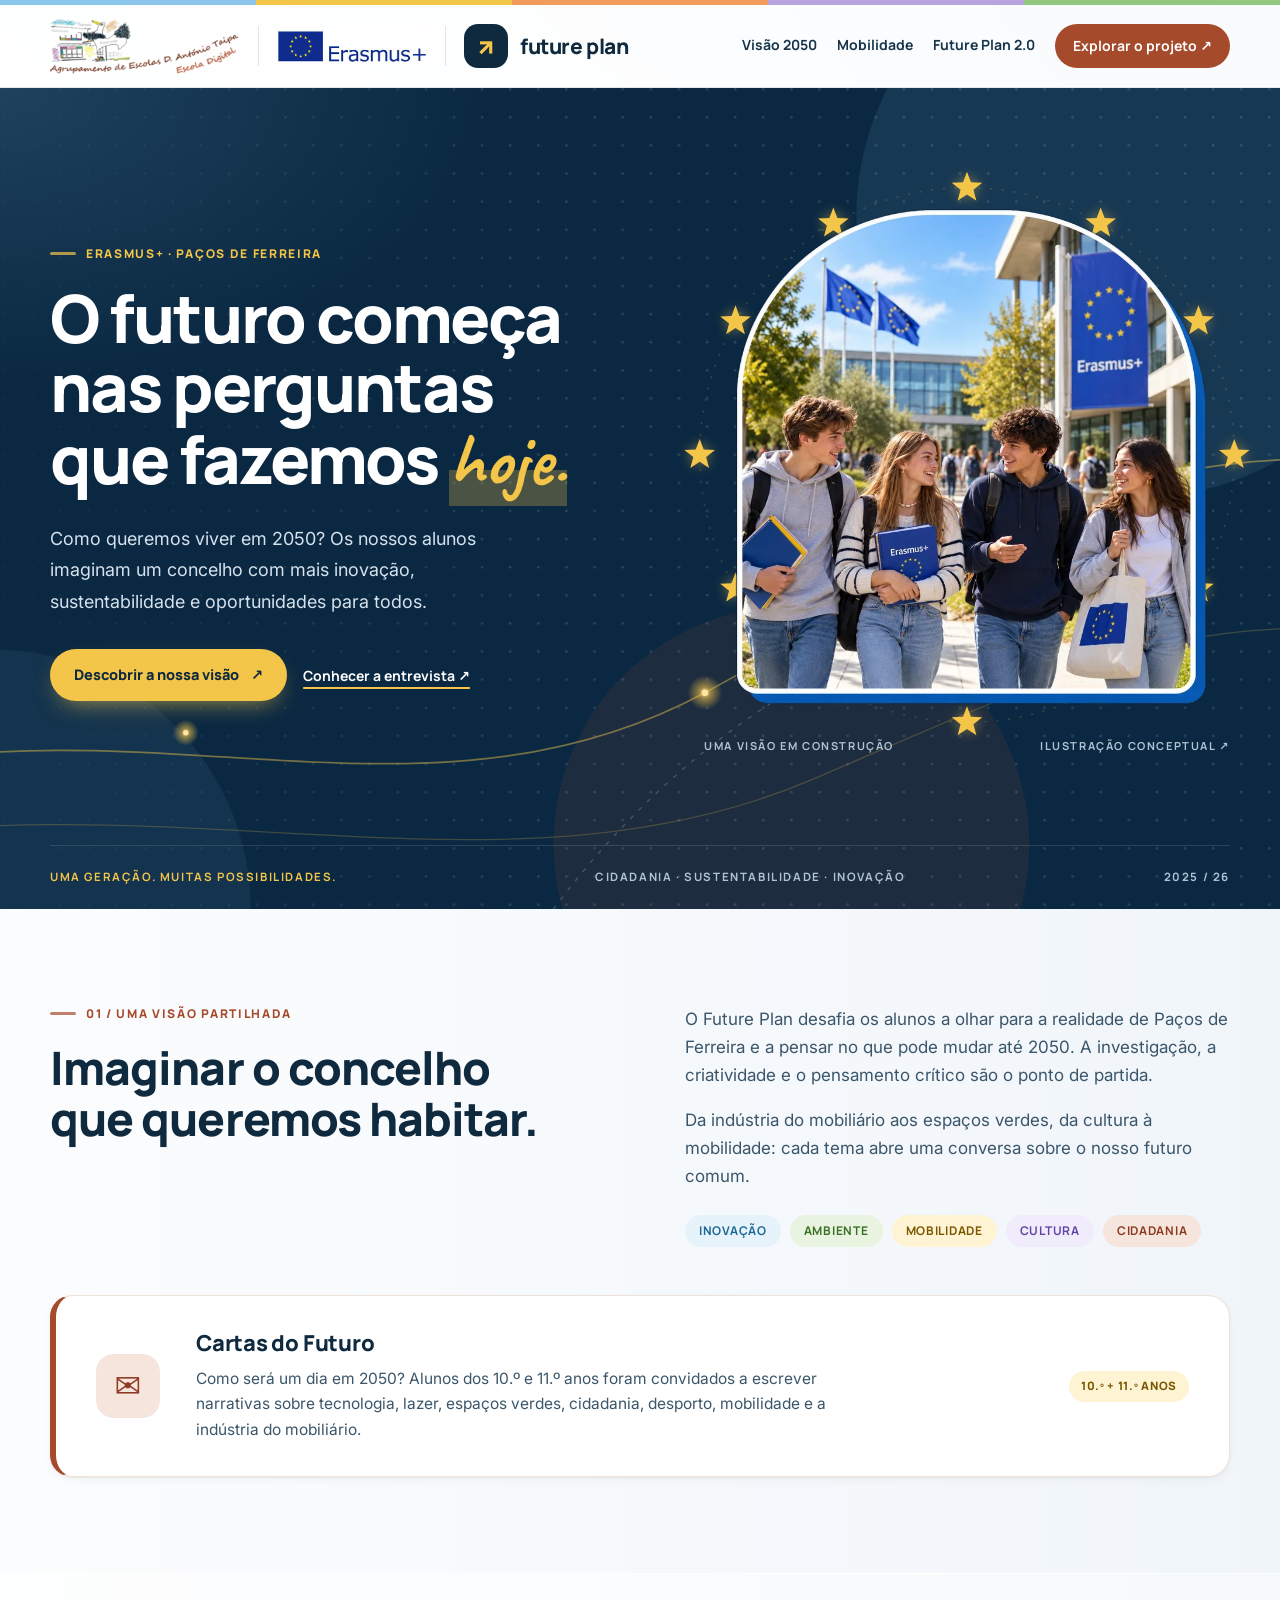
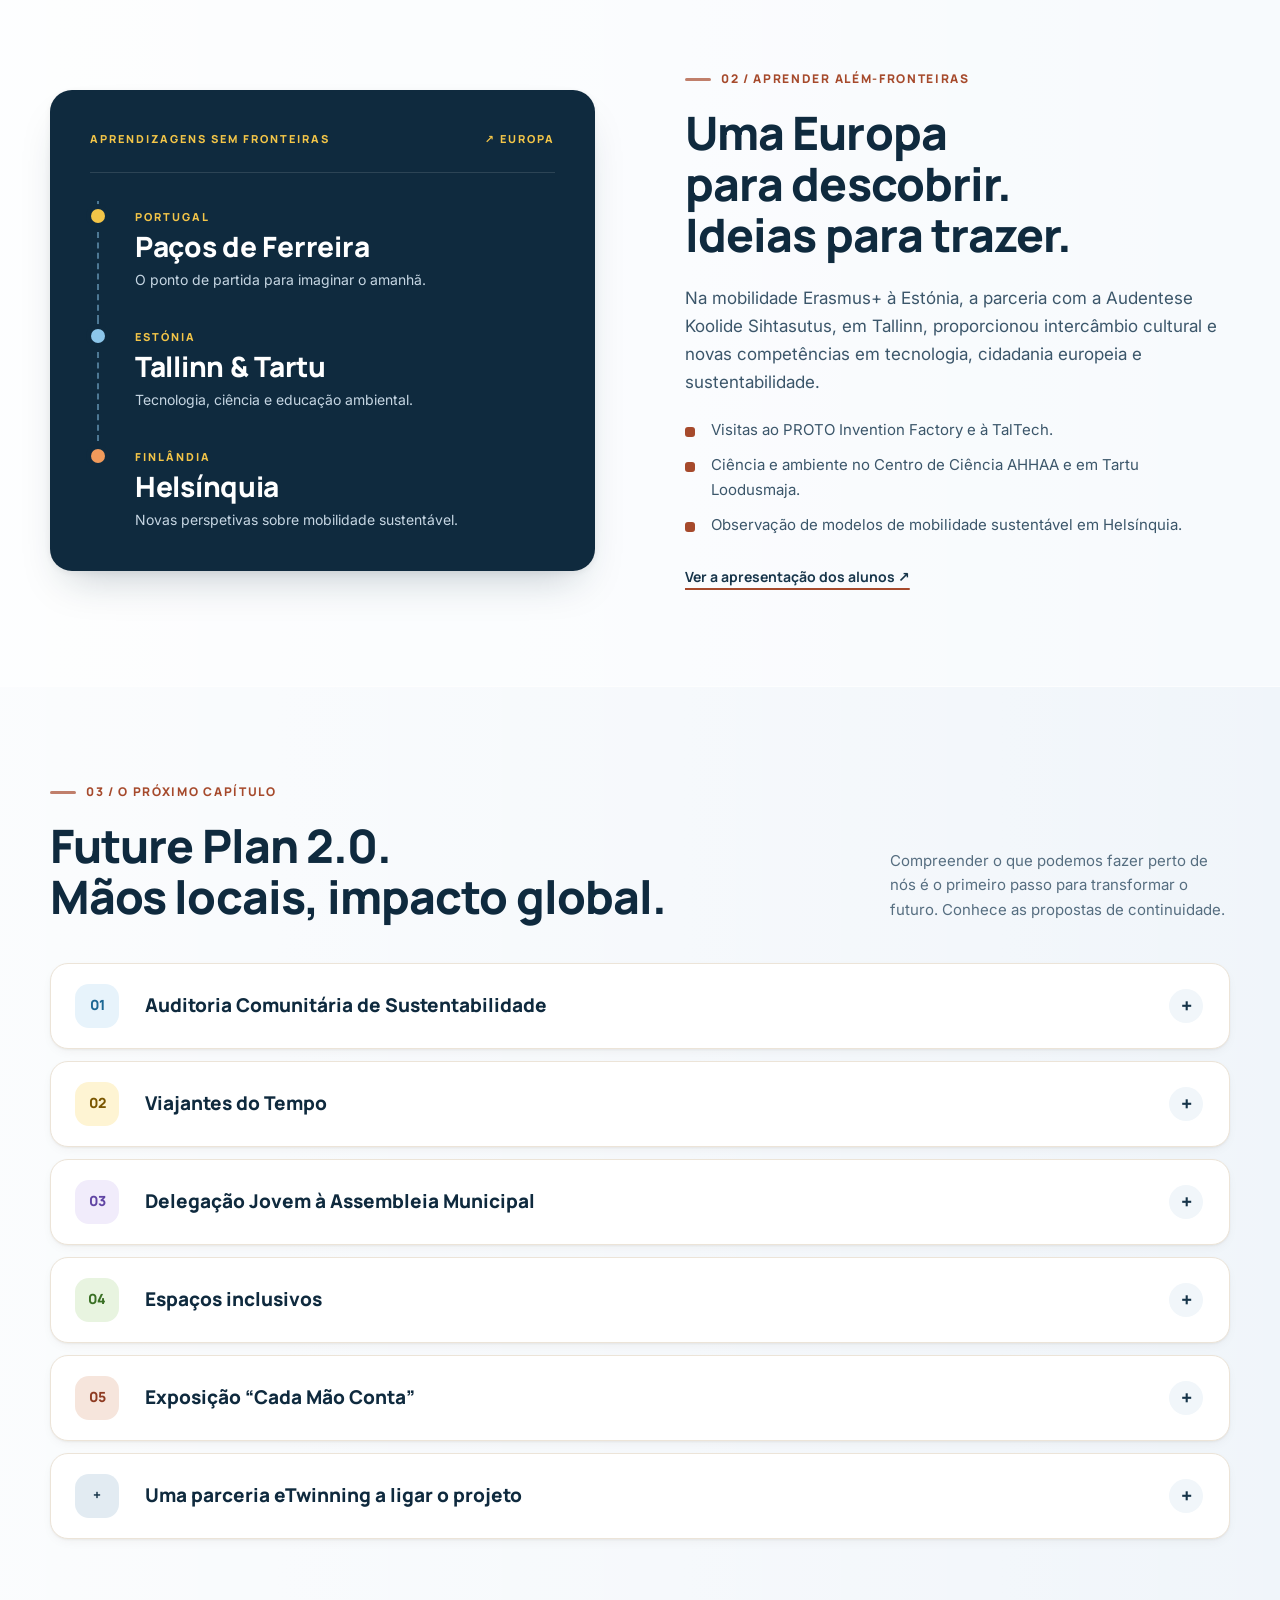
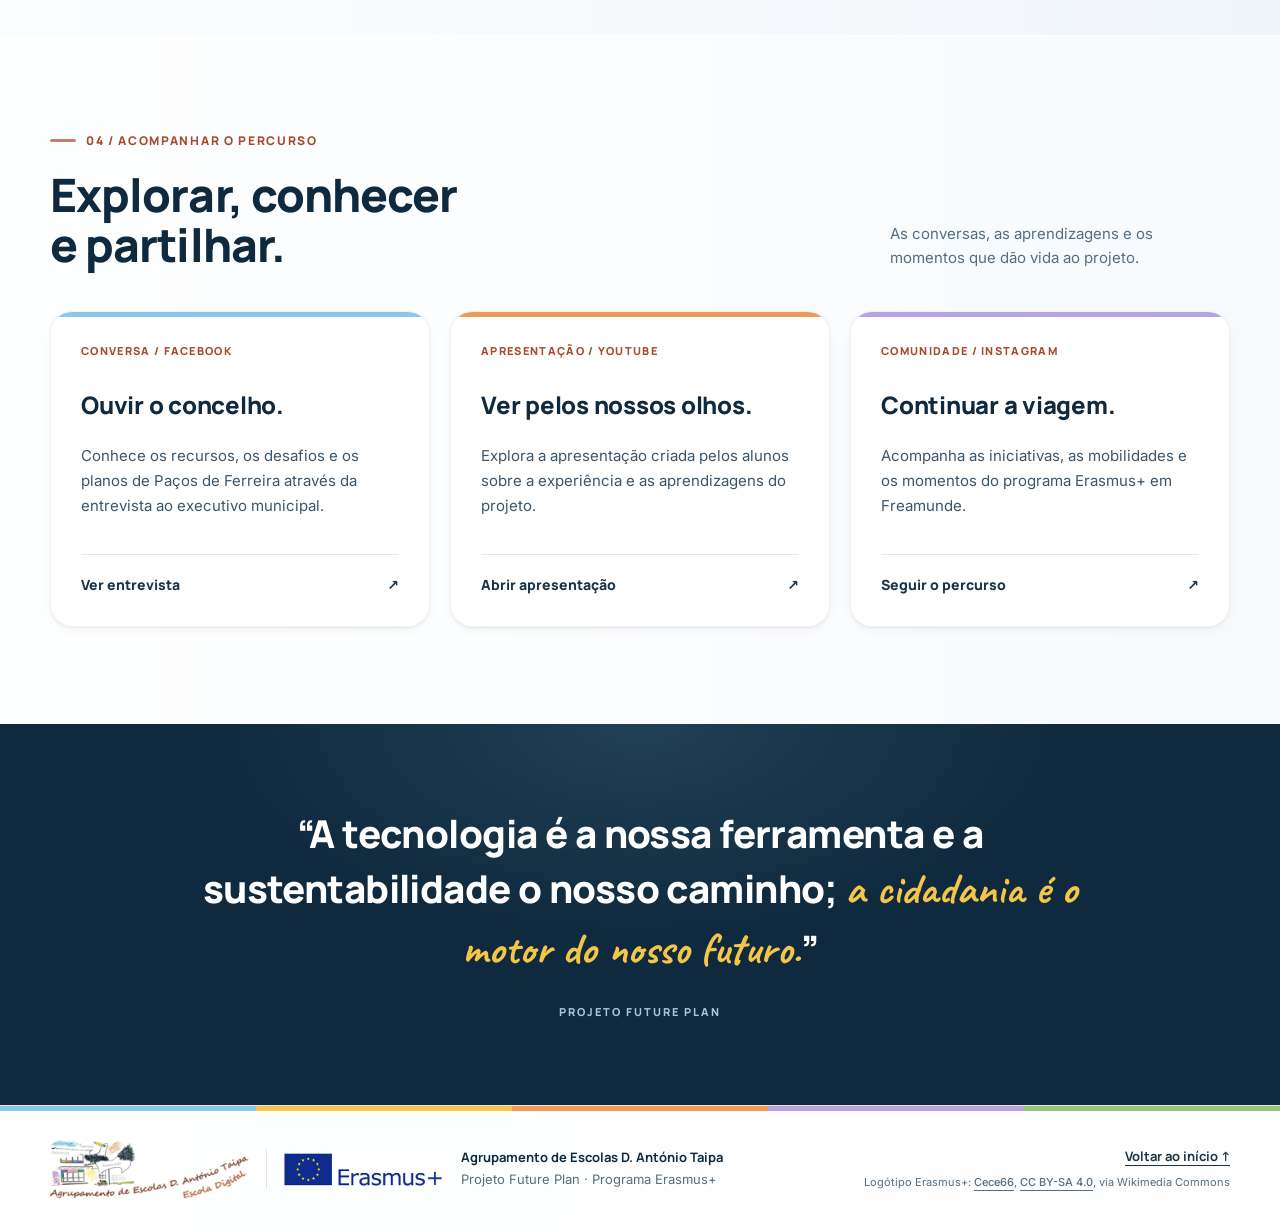
<file: site-aedat/future-plan.html>
<!DOCTYPE html>
<html lang="pt-PT">
<head>
<meta charset="UTF-8">
<meta name="viewport" content="width=device-width, initial-scale=1">
<meta name="theme-color" content="#0F2A3E">
<link rel="preconnect" href="https://fonts.googleapis.com"><link rel="preconnect" href="https://fonts.gstatic.com" crossorigin><link rel="stylesheet" href="https://fonts.googleapis.com/css2?family=Inter:wght@400;500;600&amp;family=Manrope:wght@600;700;800&amp;family=Caveat:wght@700&amp;display=swap">
<meta name="description" content="Future Plan: alunos a imaginar Paços de Ferreira em 2050. Um projeto de cidadania, sustentabilidade e mobilidade Erasmus+.">
<title>Future Plan — Imaginar 2050. Começar hoje.</title>
<style>
:root{--navy-950:#0A1B29;--navy-900:#0F2A3E;--navy-800:#17354A;--navy-700:#24506D;--navy-100:#E2EBF2;--navy-50:#F1F6FA;--terra-700:#8E3B22;--terra-600:#A64A2C;--terra-100:#F6E5DC;--terra-50:#FBF3EE;--paper:#FBF8F3;--sand:#F6EDE1;--line:#ECE4D8;--ink:#17354A;--ink-2:#3B566A;--muted:#566E80;--sky:#8CC6EA;--sky-100:#E7F3FB;--sun:#F3C548;--sun-100:#FEF4D3;--orange:#F09A5B;--lilac:#B7A3DF;--green:#93C77F;--white:#fff;--radius:22px;--shadow-1:0 1px 2px rgba(60,40,20,.05),0 4px 14px -6px rgba(60,40,20,.10);--shadow-2:0 2px 6px rgba(40,36,30,.06),0 22px 44px -18px rgba(15,42,62,.26);--head:"Manrope",system-ui,"Segoe UI",Arial,sans-serif;--body:"Inter",system-ui,"Segoe UI",Arial,sans-serif;--hand:"Caveat","Segoe Print",cursive}
*{box-sizing:border-box}html{scroll-behavior:smooth;scroll-padding-top:100px}body{margin:0;background:var(--paper);color:var(--ink);font-family:var(--body);font-size:17px;line-height:1.65;-webkit-font-smoothing:antialiased}a{color:inherit}button{font:inherit}a,button,summary{-webkit-tap-highlight-color:transparent}a:focus-visible,button:focus-visible,summary:focus-visible{outline:3px solid var(--navy-700);outline-offset:4px;border-radius:8px}::selection{background:var(--sun-100);color:var(--navy-900)}.wrap{width:min(1180px,calc(100% - 64px));margin:auto}.skip{position:fixed;top:-100px;left:16px;background:var(--navy-900);color:#fff;padding:12px 18px;border-radius:12px;z-index:100;font-weight:600}.skip:focus{top:12px}
.crayon{height:5px;background:linear-gradient(90deg,var(--sky) 0 20%,var(--sun) 20% 40%,var(--orange) 40% 60%,var(--lilac) 60% 80%,var(--green) 80%)}
header{position:sticky;top:0;z-index:20;background:rgba(255,255,255,.96);backdrop-filter:blur(8px);box-shadow:0 1px 0 #E3E9EE}.header{display:flex;align-items:center;justify-content:space-between;min-height:82px;gap:30px}.brand{display:flex;align-items:center;gap:12px;text-decoration:none;line-height:1.05}.brand-icon{display:grid;place-items:center;background:var(--navy-900);color:var(--sun);width:44px;height:44px;border-radius:14px;font-size:24px;font-weight:800}.brand strong{font-family:var(--head);font-weight:800;font-size:21px;letter-spacing:-.4px;color:var(--navy-900)}.brand small{display:block;font-family:var(--head);font-weight:700;font-size:10px;letter-spacing:2px;margin-top:6px;color:var(--terra-600)}nav{display:flex;gap:24px;align-items:center}nav a{font-family:var(--head);font-size:14px;text-decoration:none;font-weight:700;white-space:nowrap;color:var(--navy-800);padding:6px 0;border-bottom:2px solid transparent}nav a:hover{color:var(--terra-600);border-bottom-color:var(--terra-100)}nav .nav-cta{padding:10px 18px;border:0;border-radius:999px;background:var(--terra-600);color:#fff}nav .nav-cta:hover{background:var(--terra-700);color:#fff}.header-left{display:flex;align-items:center;gap:18px;min-width:0}.school-logo{display:block;width:190px;height:auto;flex:none}.header-sep{width:1px;height:40px;background:var(--line)}
.menu{display:none;border:0;border-radius:999px;background:var(--navy-900);color:#fff;padding:9px 16px;font-family:var(--head);font-weight:700}
.hero{position:relative;background:radial-gradient(700px 420px at 0 0,rgba(140,198,234,.16),transparent 70%),#0A2842;color:#fff;overflow:hidden}.hero-grid{display:grid;grid-template-columns:1.13fr 1fr;gap:60px;align-items:center;padding-top:84px;padding-bottom:70px}
.eyebrow{font-family:var(--head);font-size:12px;line-height:1.5;font-weight:800;letter-spacing:.14em;text-transform:uppercase;display:flex;align-items:center;gap:10px;margin:0 0 20px;color:var(--terra-600)}.eyebrow:before{content:"";width:26px;height:3px;border-radius:3px;background:currentColor;opacity:.7}.hero .eyebrow{color:var(--sun)}
h1,h2,h3,p{margin-top:0}h1{font-family:var(--head);font-size:clamp(46px,5.2vw,74px);letter-spacing:-.03em;line-height:1.04;font-weight:800;margin-bottom:24px}h1 em{font-family:var(--hand);font-style:normal;font-weight:700;font-size:1.12em;color:var(--sun);letter-spacing:0;background:linear-gradient(transparent 62%,rgba(243,197,72,.28) 62%)}h2{font-family:var(--head);font-size:clamp(32px,3.6vw,48px);line-height:1.1;letter-spacing:-.02em;font-weight:800;margin-bottom:24px;color:var(--navy-900)}h3{font-family:var(--head);font-weight:800;font-size:22px;line-height:1.25;letter-spacing:-.01em;color:var(--navy-900)}
.lead{font-size:18px;max-width:500px;color:#D5E2EC;line-height:1.75}.actions{display:flex;gap:16px;align-items:center;flex-wrap:wrap;margin-top:32px}.btn{display:inline-flex;gap:12px;align-items:center;justify-content:center;padding:14px 24px;text-decoration:none;font-family:var(--head);font-size:14.5px;font-weight:800;border-radius:999px;background:var(--sun);color:var(--navy-900);box-shadow:0 10px 24px -10px rgba(243,197,72,.7);transition:transform .2s,background .2s}.btn:hover{transform:translateY(-3px);background:#F6D372}.text-link{font-family:var(--head);font-weight:700;font-size:14px;text-underline-offset:6px;text-decoration-thickness:2px;text-decoration-color:var(--terra-600);padding:10px 0}.hero .text-link{text-decoration-color:var(--sun)}
.hero-art{position:relative;padding:20px 0}.art-frame{overflow:hidden;border:6px solid #fff;border-radius:220px 220px 22px 22px;background:#dce5c2;box-shadow:12px 12px 0 -1px rgba(166,74,44,.9),var(--shadow-2)}.art-frame svg{display:block;width:100%;height:auto}.art-img{display:block;width:100%;height:auto;border-radius:22px}.art-caption{display:flex;justify-content:space-between;margin-top:20px;color:#AFC3D3;font-family:var(--head);font-weight:700;font-size:11px;letter-spacing:1.6px;text-transform:uppercase}.hero-bottom{border-top:1px solid rgba(255,255,255,.12);padding:22px 0;display:flex;justify-content:space-between;gap:18px;flex-wrap:wrap;color:#AFC3D3;font-family:var(--head);font-weight:700;font-size:11.5px;letter-spacing:1.6px;text-transform:uppercase}.hero-bottom span:first-child{color:var(--sun)}
.section{padding:96px 0}.intro-grid{display:grid;grid-template-columns:1fr 1fr;gap:90px}.body-copy{color:var(--ink-2)}.themes{display:flex;flex-wrap:wrap;gap:9px;margin-top:25px}.themes span{font-family:var(--head);font-weight:700;font-size:12px;letter-spacing:.06em;text-transform:uppercase;padding:6px 14px;border-radius:999px;background:var(--sky-100);color:#1D6894}.themes span:nth-child(2){background:#E8F4E0;color:#3A7025}.themes span:nth-child(3){background:var(--sun-100);color:#7A5600}.themes span:nth-child(4){background:#F1ECFB;color:#6145A4}.themes span:nth-child(5){background:var(--terra-100);color:var(--terra-700)}
.letter{margin-top:48px;background:#fff;border:1px solid var(--line);border-left:6px solid var(--terra-600);border-radius:var(--radius);box-shadow:var(--shadow-1);padding:34px 40px;display:grid;grid-template-columns:72px 1fr auto;gap:28px;align-items:center}.letter-icon{display:grid;place-items:center;width:64px;height:64px;border-radius:18px;background:var(--terra-100);color:var(--terra-700);font-size:32px}.letter h3{margin-bottom:8px}.letter p{margin-bottom:0;color:var(--ink-2);font-size:15.5px;max-width:680px}.tag{font-family:var(--head);font-weight:800;font-size:11.5px;letter-spacing:.06em;text-transform:uppercase;padding:6px 12px;border-radius:999px;background:var(--sun-100);color:#7A5600;white-space:nowrap}
.travel{background:var(--sand)}.travel-grid{display:grid;grid-template-columns:1fr 1fr;gap:90px;align-items:center}.route{background:var(--navy-900);border-radius:var(--radius);padding:40px;color:#fff;position:relative;box-shadow:var(--shadow-2)}.route-top{display:flex;justify-content:space-between;color:var(--sun);font-family:var(--head);font-weight:800;font-size:11px;letter-spacing:2px;text-transform:uppercase;padding-bottom:24px;border-bottom:1px solid rgba(255,255,255,.12)}.route ol{list-style:none;padding:28px 0 0;margin:0}.route li{position:relative;padding:0 0 30px 36px;border-left:2px dashed rgba(140,198,234,.5);margin-left:7px}.route li:last-child{border-color:transparent;padding-bottom:0}.route li:before{content:"";position:absolute;left:-8px;top:8px;width:14px;height:14px;border-radius:50%;background:var(--sun);box-shadow:0 0 0 5px var(--navy-900)}.route li:nth-child(2):before{background:var(--sky)}.route li:nth-child(3):before{background:var(--orange)}.route h3{font-size:28px;margin-bottom:4px;color:#fff}.route p{font-size:14px;color:#C6D6E3;margin-bottom:0}.country{font-family:var(--head);font-weight:800;font-size:11px;color:var(--sun);letter-spacing:2px}.travel .body-copy{margin-bottom:22px}.destinations{padding-left:0;list-style:none;color:var(--ink-2);font-size:15px}.destinations li{position:relative;padding:0 0 10px 26px}.destinations li:before{content:"";position:absolute;left:0;top:9px;width:10px;height:10px;border-radius:3px;background:var(--terra-600)}
.section-heading{display:flex;justify-content:space-between;gap:50px;align-items:end;margin-bottom:40px}.section-heading h2{max-width:660px;margin-bottom:0}.section-heading>p{max-width:340px;font-size:15px;color:var(--muted);margin-bottom:0}.projects{display:grid;gap:12px}details{background:#fff;border:1px solid var(--line);border-radius:18px;box-shadow:var(--shadow-1);overflow:hidden}summary{list-style:none;cursor:pointer;display:grid;grid-template-columns:52px 1fr 36px;gap:18px;align-items:center;padding:20px 24px;font-family:var(--head);font-weight:800;font-size:19px;line-height:1.35;color:var(--navy-900)}summary::-webkit-details-marker{display:none}summary:hover{background:var(--terra-50)}.num{display:grid;place-items:center;width:44px;height:44px;border-radius:14px;background:var(--sky-100);color:#1D6894;font-size:14px}details:nth-child(2) .num{background:var(--sun-100);color:#7A5600}details:nth-child(3) .num{background:#F1ECFB;color:#6145A4}details:nth-child(4) .num{background:#E8F4E0;color:#3A7025}details:nth-child(5) .num{background:var(--terra-100);color:var(--terra-700)}details:nth-child(6) .num{background:var(--navy-100);color:var(--navy-800)}.plus{width:34px;height:34px;border-radius:50%;background:var(--navy-50);color:var(--navy-800);display:grid;place-items:center;font-size:20px;transition:transform .2s,background .2s}details[open] .plus{transform:rotate(45deg);background:var(--terra-600);color:#fff}details[open] summary{color:var(--terra-700)}details p{padding:0 60px 22px 94px;margin:0;color:var(--ink-2);font-size:15.5px;max-width:860px}
.resources{background:var(--sand)}.resource-grid{display:grid;grid-template-columns:repeat(3,1fr);gap:20px}.resource{position:relative;overflow:hidden;background:#fff;border-radius:22px;padding:30px;display:flex;flex-direction:column;text-decoration:none;border:1px solid rgba(15,42,62,.06);box-shadow:var(--shadow-1);transition:transform .25s,box-shadow .25s}.resource:before{content:"";position:absolute;left:0;right:0;top:0;height:5px;background:var(--sky)}.resource:nth-child(2):before{background:var(--orange)}.resource:nth-child(3):before{background:var(--lilac)}.resource:hover{transform:translateY(-5px);box-shadow:var(--shadow-2)}.resource-type{font-family:var(--head);font-weight:800;font-size:11px;letter-spacing:.12em;color:var(--terra-600);margin-bottom:30px}.resource h3{font-size:24px}.resource p{font-size:15px;color:var(--ink-2);flex:1}.resource .resource-link{display:flex;justify-content:space-between;font-family:var(--head);font-size:14px;font-weight:800;color:var(--navy-800);border-top:1px solid var(--line);padding-top:18px;margin-top:20px}.resource:hover .resource-link{color:var(--terra-600)}
.quote{padding:84px 0;background:radial-gradient(600px 300px at 50% 0,rgba(140,198,234,.14),transparent 70%),var(--navy-900);color:#fff;text-align:center}.quote blockquote{font-family:var(--head);font-weight:800;font-size:clamp(26px,3vw,40px);line-height:1.35;max-width:920px;margin:0 auto 24px;letter-spacing:-.015em}.quote em{font-family:var(--hand);font-weight:700;font-size:1.15em;color:var(--sun);font-style:normal;letter-spacing:0}.quote p{font-family:var(--head);font-weight:800;font-size:11px;letter-spacing:2px;margin:0;color:#AFC3D3}
footer{background:#fff;border-top:1px solid var(--line)}.footer{display:flex;justify-content:space-between;align-items:center;gap:30px;padding:28px 0;font-size:13px;color:var(--muted)}.footer p{margin:0}.footer a{font-family:var(--head);font-weight:700;color:var(--navy-800);text-underline-offset:4px}.footer strong{font-family:var(--head);color:var(--navy-900)}.footer-brand{display:flex;align-items:center;gap:18px}.footer-brand img{width:200px;height:auto;display:block}
@media(min-width:1500px){.hero-grid{padding-top:104px;padding-bottom:96px}}@media(max-width:1060px){.school-logo{width:150px}nav{gap:16px}}@media(max-width:900px){.wrap{width:calc(100% - 40px)}.brand small{display:none}nav{gap:15px}.hero-grid{gap:30px;padding-top:60px}h1{font-size:54px}.intro-grid,.travel-grid{gap:40px}.section{padding:72px 0}.letter{grid-template-columns:56px 1fr;padding:26px}.letter-icon{width:52px;height:52px;font-size:26px}.letter .tag{grid-column:2;justify-self:start}.resource{padding:24px}.section-heading{gap:30px}}
@media(max-width:680px){.school-logo{width:112px}.brand strong{white-space:nowrap;font-size:17px!important}.menu{white-space:nowrap;padding:8px 14px}.header-left{gap:10px}.header-sep{height:30px}.brand-icon{display:none!important}html{scroll-padding-top:84px}.header{min-height:70px}.brand strong{font-size:19px}.brand small{font-size:9px}.brand-icon{width:38px;height:38px;font-size:20px}.menu{display:block;font-size:13px}nav{position:absolute;top:75px;left:0;right:0;padding:16px 20px 20px;background:#fff;box-shadow:0 20px 30px -20px rgba(10,27,41,.35);display:none;flex-direction:column;align-items:stretch;gap:0}nav.open{display:flex}nav a{padding:13px 4px;border-bottom:1px solid var(--line)}nav .nav-cta{margin-top:12px;text-align:center;border:0}.hero-grid{grid-template-columns:1fr;padding-top:44px;padding-bottom:32px;gap:28px}h1{font-size:clamp(42px,11.5vw,62px)}.lead{font-size:16px}.hero-art{max-width:380px;width:100%;margin:auto;padding-top:0}.art-frame{border-radius:190px 190px 18px 18px}.hero-bottom{font-size:9.5px;gap:10px}.hero-bottom span:last-child{display:none}.section{padding:58px 0}.intro-grid,.travel-grid{grid-template-columns:1fr;gap:24px}h2{font-size:33px}.letter{margin-top:30px;grid-template-columns:1fr;gap:14px;padding:24px}.letter-icon{display:none}.letter .tag{grid-column:1;grid-row:1;justify-self:start}.route{padding:28px;order:2}.route h3{font-size:25px}.section-heading{display:block}.section-heading>p{margin-top:20px}.resource-grid{grid-template-columns:1fr}.resource-type{margin-bottom:18px}summary{grid-template-columns:40px 1fr 30px;font-size:16.5px;gap:12px;padding:16px}.num{width:38px;height:38px;border-radius:12px;font-size:13px}details p{padding:0 18px 20px 68px;font-size:15px}.quote{padding:58px 0}.footer{flex-direction:column;align-items:flex-start}.footer-brand{flex-direction:column;align-items:flex-start}}
@media(prefers-reduced-motion:reduce){html{scroll-behavior:auto}*{transition:none!important}}
@media print{header{position:static}nav,.menu,.actions,.skip{display:none!important}.section{padding:30px 0}.hero,.quote,.route{background:white;color:#17354A}.hero .lead,.route p,.route h3{color:#17354A}.hero-art{max-width:260px}.resource-grid{display:block}.resource{break-inside:avoid}details p{display:block}.wrap{width:100%}}
/* fundo Europa: imagem fixa, velada para manter o texto legível */body{background:linear-gradient(90deg,rgba(255,255,255,.80) 0%,rgba(255,255,255,.62) 45%,rgba(255,255,255,.30) 100%),url([data-uri]) center/cover fixed #EAF1F8}.travel,.resources{background:rgba(255,255,255,.42)!important;border-top:1px solid rgba(255,255,255,.7);border-bottom:1px solid rgba(255,255,255,.7)}.section-heading>p,.body-copy,.destinations{text-shadow:0 0 18px rgba(255,255,255,.9)}footer{background:rgba(255,255,255,.92)!important}@media(max-width:900px){body{background-attachment:scroll,scroll;background-size:auto,1400px auto;background-position:center top,70% top}}@media print{body{background:#fff!important}}
.hero-deco{position:absolute;inset:0;pointer-events:none;z-index:0}.hero-deco svg{width:100%;height:100%;display:block}.hero-grid,.hero-bottom{position:relative;z-index:1}
.hero-art{isolation:isolate}.eu-ring{position:absolute;left:50%;top:calc(50% - 18px);width:122%;height:auto;transform:translate(-50%,-50%);z-index:-1;pointer-events:none;filter:drop-shadow(0 0 6px rgba(243,197,72,.45))}
.eu-ring polygon{animation:brilho 4s ease-in-out infinite}.eu-ring polygon:nth-child(3n+1){animation-delay:1.3s}.eu-ring polygon:nth-child(3n+2){animation-delay:2.6s}
@keyframes brilho{0%,100%{opacity:1}50%{opacity:.45}}
@media(max-width:680px){.eu-ring{width:106%;top:calc(50% - 22px)}}
@media(prefers-reduced-motion:reduce){.eu-ring polygon{animation:none}}
@media print{.hero-deco,.eu-ring{display:none}}
.erasmus-logo{display:block;width:150px;height:auto;flex:none}.footer-logos{display:flex;align-items:center;gap:16px;flex:none}.footer-logos .erasmus-logo{width:160px}.footer-right{display:flex;flex-direction:column;align-items:flex-end;gap:6px;text-align:right}.credit{font-size:11px;color:var(--muted)}.credit a{font-family:var(--body)!important;font-weight:500!important;color:var(--muted)!important}
@media(max-width:1200px){.school-logo{width:160px}.erasmus-logo{width:126px}.header-left{gap:14px}}
@media(max-width:1060px){.brand,.header-sep--brand{display:none}}
@media(max-width:680px){.erasmus-logo{width:96px}.header-left .header-sep{height:28px}.footer-logos .erasmus-logo{width:130px}.footer-right{align-items:flex-start;text-align:left}}
@media(max-width:380px){.school-logo{width:100px}.erasmus-logo{width:84px}}
.brand small{white-space:nowrap}
@media(max-width:680px){.header{gap:10px}.school-logo{width:98px!important}.erasmus-logo{width:78px!important}.header-left{gap:8px!important}.footer-logos .erasmus-logo{width:130px!important}}
@media(max-width:360px){.school-logo{width:86px!important}.erasmus-logo{width:68px!important}}
.header-sep{flex:none}
@media(max-width:1500px){.brand small{display:none}nav{gap:20px}}
@media(max-width:420px){.footer-logos{flex-wrap:wrap;gap:12px}.footer-logos .school-logo,.footer-logos img:first-child{width:150px}.footer-logos .erasmus-logo{width:120px!important}}
</style>
</head>
<body>
<a href="#conteudo" class="skip">Saltar para o conteúdo</a>
<header><div class="crayon" aria-hidden="true"></div><div class="wrap header"><div class="header-left"><img class="school-logo" src="[data-uri]" alt="Logótipo do Agrupamento de Escolas D. António Taipa" width="244" height="73"><span class="header-sep" aria-hidden="true"></span><img class="erasmus-logo" src="[data-uri]" alt="Logótipo Erasmus+" width="456" height="103"><span class="header-sep header-sep--brand" aria-hidden="true"></span><a href="#inicio" class="brand" aria-label="Future Plan — início"><span class="brand-icon" aria-hidden="true">↗</span><span><strong>future plan</strong><small>IMAGINAR · AGIR · TRANSFORMAR</small></span></a></div><button class="menu" aria-expanded="false" aria-controls="navegacao">Menu <span aria-hidden="true">＋</span></button><nav id="navegacao" aria-label="Navegação principal"><a href="#visao">Visão 2050</a><a href="#mobilidade">Mobilidade</a><a href="#continuidade">Future Plan 2.0</a><a href="#ligacoes" class="nav-cta">Explorar o projeto ↗</a></nav></div></header>
<main id="conteudo">
<section class="hero" id="inicio" aria-labelledby="hero-title"><div class="hero-deco" aria-hidden="true"><svg viewBox="0 0 1440 760" preserveAspectRatio="xMidYMid slice"><defs><pattern id="dots" width="26" height="26" patternUnits="userSpaceOnUse"><circle cx="2" cy="2" r="1.3" fill="rgba(198,214,227,.16)"/></pattern><radialGradient id="glow"><stop offset="0" stop-color="#FFE7A3"/><stop offset=".35" stop-color="rgba(243,197,72,.55)"/><stop offset="1" stop-color="rgba(243,197,72,0)"/></radialGradient><linearGradient id="fade" x1="0" x2="1"><stop offset="0" stop-color="#fff" stop-opacity="0"/><stop offset=".45" stop-color="#fff" stop-opacity="1"/></linearGradient><mask id="m"><rect width="1440" height="760" fill="url(#fade)"/></mask></defs>
<circle cx="1180" cy="120" r="260" fill="rgba(140,198,234,.10)"/><circle cx="860" cy="700" r="220" fill="rgba(166,74,44,.12)"/><circle cx="120" cy="760" r="240" fill="rgba(140,198,234,.07)"/>
<rect width="1440" height="760" fill="url(#dots)" mask="url(#m)"/>
<g fill="none" stroke-linecap="round"><path d="M-40 640 C 260 560, 520 700, 780 560 S 1180 300, 1500 360" stroke="rgba(243,197,72,.45)" stroke-width="1.6"/><path d="M-40 700 C 300 640, 600 760, 880 640 S 1250 470, 1500 520" stroke="rgba(243,197,72,.22)" stroke-width="1.2"/><path d="M640 760 C 760 600, 900 520, 1060 470" stroke="rgba(198,214,227,.25)" stroke-width="1.2" stroke-dasharray="3 8"/></g>
<g><circle cx="780" cy="560" r="16" fill="url(#glow)"/><circle cx="780" cy="560" r="3" fill="#FFE7A3"/><circle cx="1040" cy="430" r="14" fill="url(#glow)"/><circle cx="1040" cy="430" r="2.6" fill="#FFE7A3"/><circle cx="1330" cy="352" r="16" fill="url(#glow)"/><circle cx="1330" cy="352" r="3" fill="#FFE7A3"/><circle cx="300" cy="597" r="12" fill="url(#glow)"/><circle cx="300" cy="597" r="2.4" fill="#FFE7A3"/></g></svg></div><div class="wrap hero-grid"><div><p class="eyebrow">Erasmus+ · Paços de Ferreira</p><h1 id="hero-title">O futuro começa<br>nas perguntas<br>que fazemos <em>hoje.</em></h1><p class="lead">Como queremos viver em 2050? Os nossos alunos imaginam um concelho com mais inovação, sustentabilidade e oportunidades para todos.</p><div class="actions"><a class="btn" href="#visao">Descobrir a nossa visão <span aria-hidden="true">↗</span></a><a class="text-link" href="https://www.facebook.com/story.php?story_fbid=1420269186793721&amp;id=100064319607163&amp;mibextid=wwXIfr&amp;rdid=LK8zozWcFbpM34K3" target="_blank" rel="noopener noreferrer">Conhecer a entrevista ↗</a></div></div><div class="hero-art"><svg class="eu-ring" viewBox="0 0 600 600" aria-hidden="true"><circle cx="300" cy="300" r="250" fill="none" stroke="rgba(243,197,72,.18)" stroke-width="1.5" stroke-dasharray="2 9"/><g fill="#F3C548"><polygon points="300.0,35.0 303.7,44.9 314.3,45.4 306.0,51.9 308.8,62.1 300.0,56.3 291.2,62.1 294.0,51.9 285.7,45.4 296.3,44.9"/><polygon points="425.0,68.5 428.7,78.4 439.3,78.9 431.0,85.4 433.8,95.6 425.0,89.8 416.2,95.6 419.0,85.4 410.7,78.9 421.3,78.4"/><polygon points="516.5,160.0 520.2,169.9 530.8,170.4 522.5,176.9 525.3,187.1 516.5,181.3 507.7,187.1 510.5,176.9 502.2,170.4 512.8,169.9"/><polygon points="550.0,285.0 553.7,294.9 564.3,295.4 556.0,301.9 558.8,312.1 550.0,306.3 541.2,312.1 544.0,301.9 535.7,295.4 546.3,294.9"/><polygon points="516.5,410.0 520.2,419.9 530.8,420.4 522.5,426.9 525.3,437.1 516.5,431.3 507.7,437.1 510.5,426.9 502.2,420.4 512.8,419.9"/><polygon points="425.0,501.5 428.7,511.4 439.3,511.9 431.0,518.5 433.8,528.6 425.0,522.8 416.2,528.6 419.0,518.5 410.7,511.9 421.3,511.4"/><polygon points="300.0,535.0 303.7,544.9 314.3,545.4 306.0,551.9 308.8,562.1 300.0,556.3 291.2,562.1 294.0,551.9 285.7,545.4 296.3,544.9"/><polygon points="175.0,501.5 178.7,511.4 189.3,511.9 181.0,518.5 183.8,528.6 175.0,522.8 166.2,528.6 169.0,518.5 160.7,511.9 171.3,511.4"/><polygon points="83.5,410.0 87.2,419.9 97.8,420.4 89.5,426.9 92.3,437.1 83.5,431.3 74.7,437.1 77.5,426.9 69.2,420.4 79.8,419.9"/><polygon points="50.0,285.0 53.7,294.9 64.3,295.4 56.0,301.9 58.8,312.1 50.0,306.3 41.2,312.1 44.0,301.9 35.7,295.4 46.3,294.9"/><polygon points="83.5,160.0 87.2,169.9 97.8,170.4 89.5,176.9 92.3,187.1 83.5,181.3 74.7,187.1 77.5,176.9 69.2,170.4 79.8,169.9"/><polygon points="175.0,68.5 178.7,78.4 189.3,78.9 181.0,85.4 183.8,95.6 175.0,89.8 166.2,95.6 169.0,85.4 160.7,78.9 171.3,78.4"/></g></svg><img class="art-img" src="[data-uri]" alt="Alunos a conversar e a caminhar junto a uma escola com bandeiras da União Europeia e uma faixa do Erasmus+" width="900" height="900"><div class="art-caption"><span>Uma visão em construção</span><span>Ilustração conceptual ↗</span></div></div></div><div class="wrap hero-bottom"><span>Uma geração. Muitas possibilidades.</span><span>Cidadania · Sustentabilidade · Inovação</span><span>2025 / 26</span></div></section>
<section class="section wrap" id="visao"><div class="intro-grid"><div><p class="eyebrow">01 / Uma visão partilhada</p><h2>Imaginar o concelho<br>que queremos habitar.</h2></div><div><p class="body-copy">O Future Plan desafia os alunos a olhar para a realidade de Paços de Ferreira e a pensar no que pode mudar até 2050. A investigação, a criatividade e o pensamento crítico são o ponto de partida.</p><p class="body-copy">Da indústria do mobiliário aos espaços verdes, da cultura à mobilidade: cada tema abre uma conversa sobre o nosso futuro comum.</p><div class="themes" aria-label="Temas do projeto"><span>Inovação</span><span>Ambiente</span><span>Mobilidade</span><span>Cultura</span><span>Cidadania</span></div></div></div><article class="letter" id="cartas"><div class="letter-icon" aria-hidden="true">✉</div><div><h3>Cartas do Futuro</h3><p>Como será um dia em 2050? Alunos dos 10.º e 11.º anos foram convidados a escrever narrativas sobre tecnologia, lazer, espaços verdes, cidadania, desporto, mobilidade e a indústria do mobiliário.</p></div><span class="tag">10.º + 11.º anos</span></article></section>
<section class="section travel" id="mobilidade"><div class="wrap travel-grid"><div class="route" aria-label="Percurso da mobilidade"><div class="route-top"><span>Aprendizagens sem fronteiras</span><span>↗ Europa</span></div><ol><li><span class="country">PORTUGAL</span><h3>Paços de Ferreira</h3><p>O ponto de partida para imaginar o amanhã.</p></li><li><span class="country">ESTÓNIA</span><h3>Tallinn & Tartu</h3><p>Tecnologia, ciência e educação ambiental.</p></li><li><span class="country">FINLÂNDIA</span><h3>Helsínquia</h3><p>Novas perspetivas sobre mobilidade sustentável.</p></li></ol></div><div><p class="eyebrow">02 / Aprender além-fronteiras</p><h2>Uma Europa<br>para descobrir.<br>Ideias para trazer.</h2><p class="body-copy">Na mobilidade Erasmus+ à Estónia, a parceria com a Audentese Koolide Sihtasutus, em Tallinn, proporcionou intercâmbio cultural e novas competências em tecnologia, cidadania europeia e sustentabilidade.</p><ul class="destinations"><li>Visitas ao PROTO Invention Factory e à TalTech.</li><li>Ciência e ambiente no Centro de Ciência AHHAA e em Tartu Loodusmaja.</li><li>Observação de modelos de mobilidade sustentável em Helsínquia.</li></ul><a class="text-link" href="https://youtu.be/BYkvG04XjKY" target="_blank" rel="noopener noreferrer">Ver a apresentação dos alunos ↗</a></div></div></section>
<section class="section wrap" id="continuidade"><p class="eyebrow">03 / O próximo capítulo</p><div class="section-heading"><h2>Future Plan 2.0.<br>Mãos locais, impacto global.</h2><p>Compreender o que podemos fazer perto de nós é o primeiro passo para transformar o futuro. Conhece as propostas de continuidade.</p></div><div class="projects">
<details><summary><span class="num">01</span><span>Auditoria Comunitária de Sustentabilidade</span><span class="plus" aria-hidden="true">+</span></summary><p>“O Que Está a Fazer pelo Futuro?” — uma proposta para olhar para as práticas da comunidade e refletir sobre a sustentabilidade no quotidiano.</p></details>
<details><summary><span class="num">02</span><span>Viajantes do Tempo</span><span class="plus" aria-hidden="true">+</span></summary><p>“Objetos de Ontem, de Hoje e de Amanhã” — um convite a pensar na evolução dos objetos e na relação entre consumo, inovação e futuro.</p></details>
<details><summary><span class="num">03</span><span>Delegação Jovem à Assembleia Municipal</span><span class="plus" aria-hidden="true">+</span></summary><p>Uma proposta de participação dos jovens na vida local, aproximando as suas ideias dos espaços de debate e decisão do concelho.</p></details>
<details><summary><span class="num">04</span><span>Espaços inclusivos</span><span class="plus" aria-hidden="true">+</span></summary><p>Sala snoezelen e jardim sensorial: pensar espaços que valorizem a inclusão, o bem-estar e diferentes formas de sentir e explorar o mundo.</p></details>
<details><summary><span class="num">05</span><span>Exposição “Cada Mão Conta”</span><span class="plus" aria-hidden="true">+</span></summary><p>“Ações Locais, Futuro Global” — uma proposta de exposição que reúne a mensagem central do Future Plan 2.0: cada contributo conta.</p></details>
<details><summary><span class="num">+</span><span>Uma parceria eTwinning a ligar o projeto</span><span class="plus" aria-hidden="true">+</span></summary><p>A parceria eTwinning é a atividade aglutinadora prevista para dar continuidade à colaboração e à partilha de aprendizagens.</p></details></div></section>
<section class="section resources" id="ligacoes"><div class="wrap"><p class="eyebrow">04 / Acompanhar o percurso</p><div class="section-heading"><h2>Explorar, conhecer<br>e partilhar.</h2><p>As conversas, as aprendizagens e os momentos que dão vida ao projeto.</p></div><div class="resource-grid"><a class="resource" href="https://www.facebook.com/story.php?story_fbid=1420269186793721&amp;id=100064319607163&amp;mibextid=wwXIfr&amp;rdid=LK8zozWcFbpM34K3" target="_blank" rel="noopener noreferrer"><span class="resource-type">CONVERSA / FACEBOOK</span><h3>Ouvir o concelho.</h3><p>Conhece os recursos, os desafios e os planos de Paços de Ferreira através da entrevista ao executivo municipal.</p><span class="resource-link">Ver entrevista <span aria-label="abre num novo separador">↗</span></span></a><a class="resource" href="https://youtu.be/BYkvG04XjKY" target="_blank" rel="noopener noreferrer"><span class="resource-type">APRESENTAÇÃO / YOUTUBE</span><h3>Ver pelos nossos olhos.</h3><p>Explora a apresentação criada pelos alunos sobre a experiência e as aprendizagens do projeto.</p><span class="resource-link">Abrir apresentação <span aria-label="abre num novo separador">↗</span></span></a><a class="resource" href="https://www.instagram.com/erasmus_freamunde/" target="_blank" rel="noopener noreferrer"><span class="resource-type">COMUNIDADE / INSTAGRAM</span><h3>Continuar a viagem.</h3><p>Acompanha as iniciativas, as mobilidades e os momentos do programa Erasmus+ em Freamunde.</p><span class="resource-link">Seguir o percurso <span aria-label="abre num novo separador">↗</span></span></a></div></div></section>
<section class="quote"><div class="wrap"><blockquote>“A tecnologia é a nossa ferramenta e a sustentabilidade o nosso caminho; <em>a cidadania é o motor do nosso futuro.</em>”</blockquote><p>PROJETO FUTURE PLAN</p></div></section>
</main><footer><div class="crayon" aria-hidden="true"></div><div class="wrap footer"><div class="footer-brand"><div class="footer-logos"><img src="[data-uri]" alt="Logótipo do Agrupamento de Escolas D. António Taipa" width="244" height="73"><span class="header-sep" aria-hidden="true"></span><img class="erasmus-logo" src="[data-uri]" alt="Logótipo Erasmus+" width="456" height="103"></div><p><strong>Agrupamento de Escolas D. António Taipa</strong><br>Projeto Future Plan · Programa Erasmus+</p></div><div class="footer-right"><a href="#inicio">Voltar ao início ↑</a><p class="credit">Logótipo Erasmus+: <a href="https://commons.wikimedia.org/wiki/File:Erasmus%2B.jpg">Cece66</a>, <a href="https://creativecommons.org/licenses/by-sa/4.0">CC BY-SA 4.0</a>, via Wikimedia Commons</p></div></div></footer>
<script>
const menu=document.querySelector('.menu'),nav=document.querySelector('#navegacao');
function closeMenu(){menu.setAttribute('aria-expanded','false');nav.classList.remove('open');}
menu.addEventListener('click',()=>{const open=menu.getAttribute('aria-expanded')!=='true';menu.setAttribute('aria-expanded',String(open));nav.classList.toggle('open',open);});
nav.querySelectorAll('a').forEach(link=>link.addEventListener('click',closeMenu));
document.addEventListener('keydown',event=>{if(event.key==='Escape'&&menu.getAttribute('aria-expanded')==='true'){closeMenu();menu.focus();}});
document.addEventListener('click',event=>{if(!event.target.closest('header'))closeMenu();});
window.matchMedia('(min-width:681px)').addEventListener('change',closeMenu);
</script>
</body>
</html>
</file>
